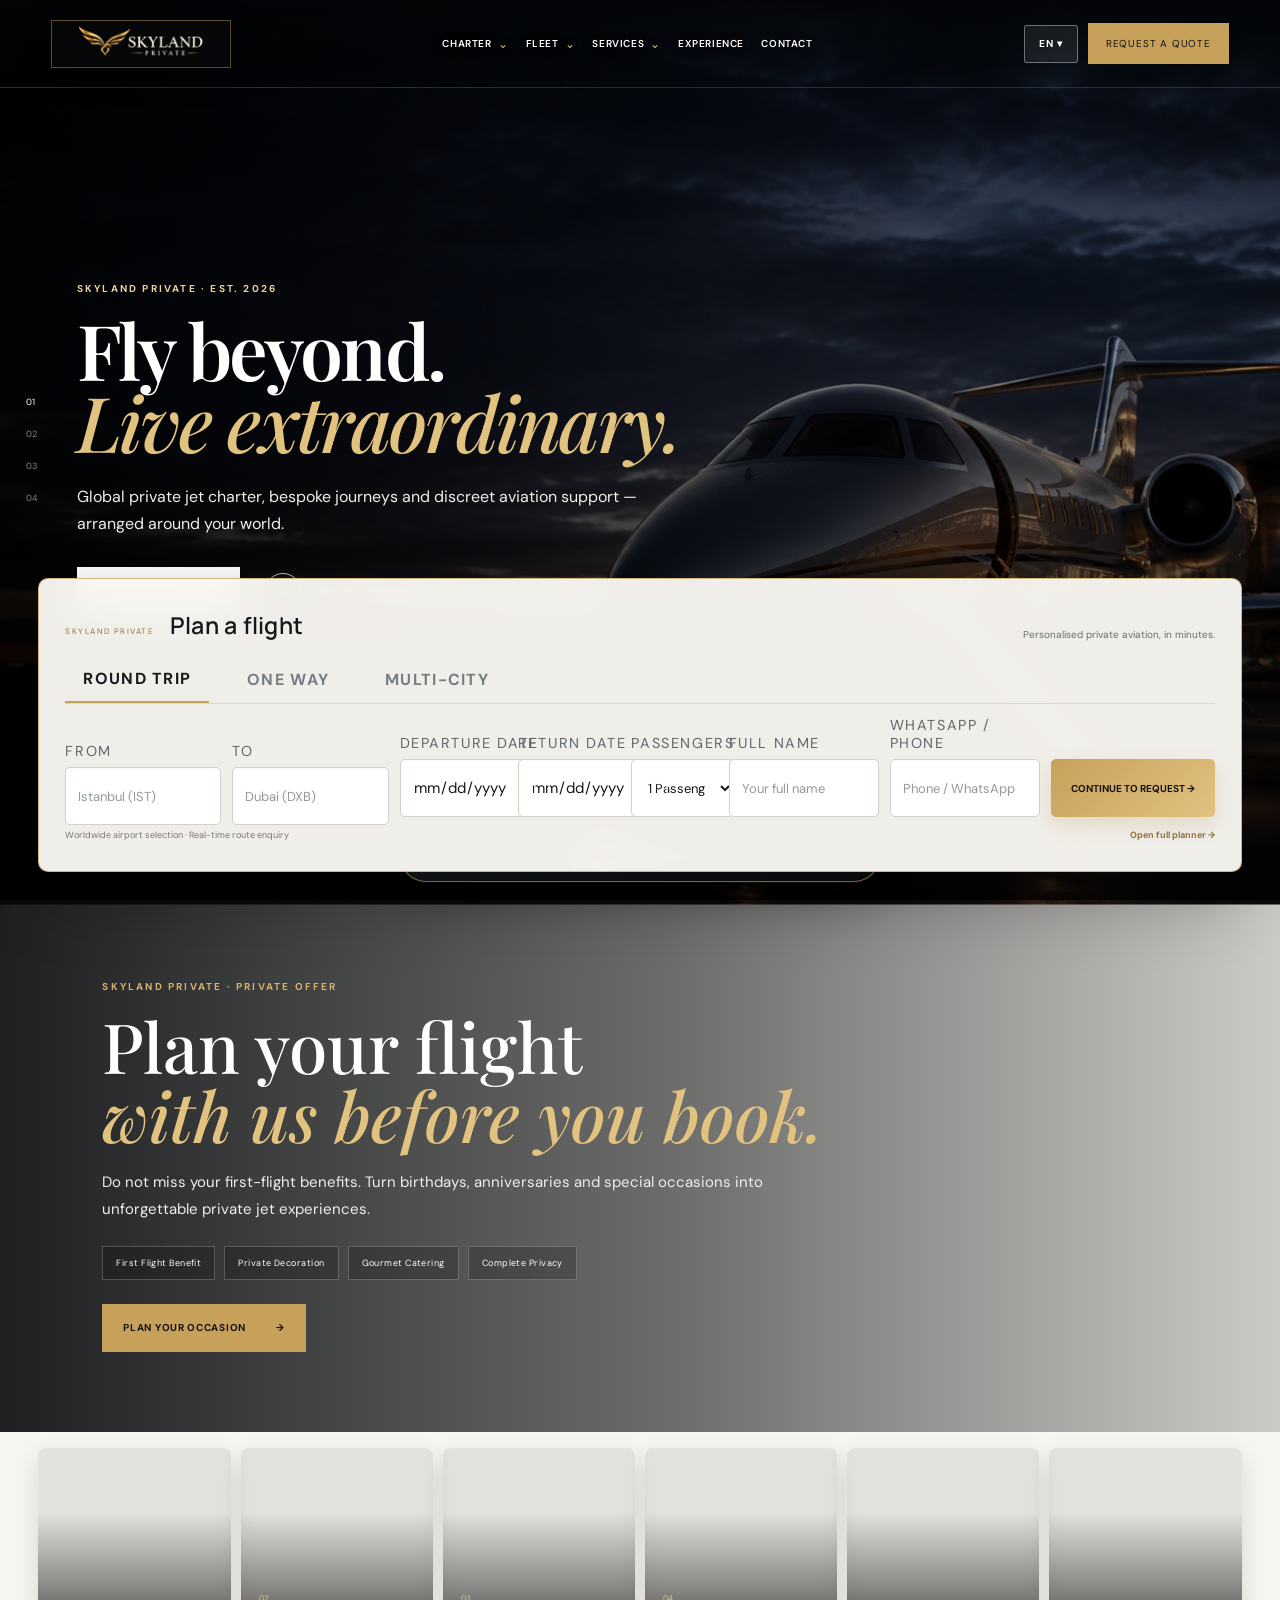
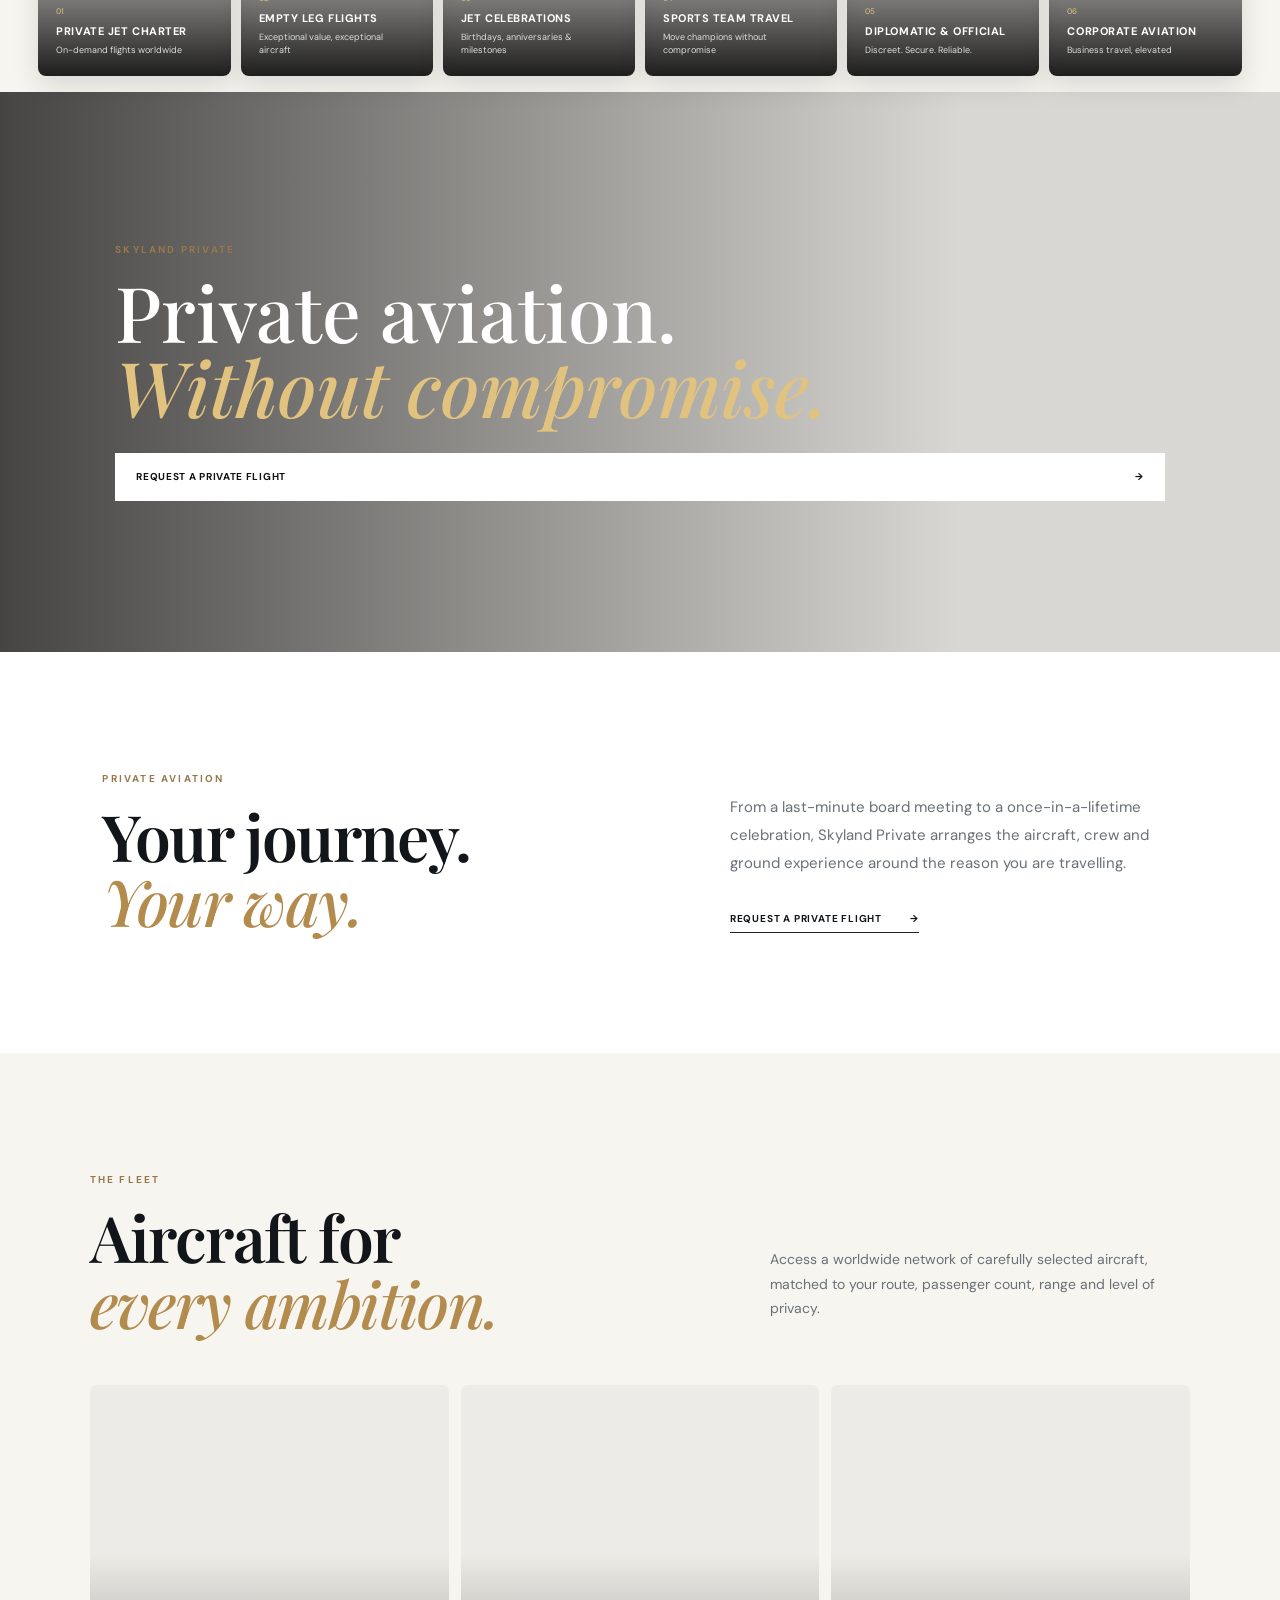
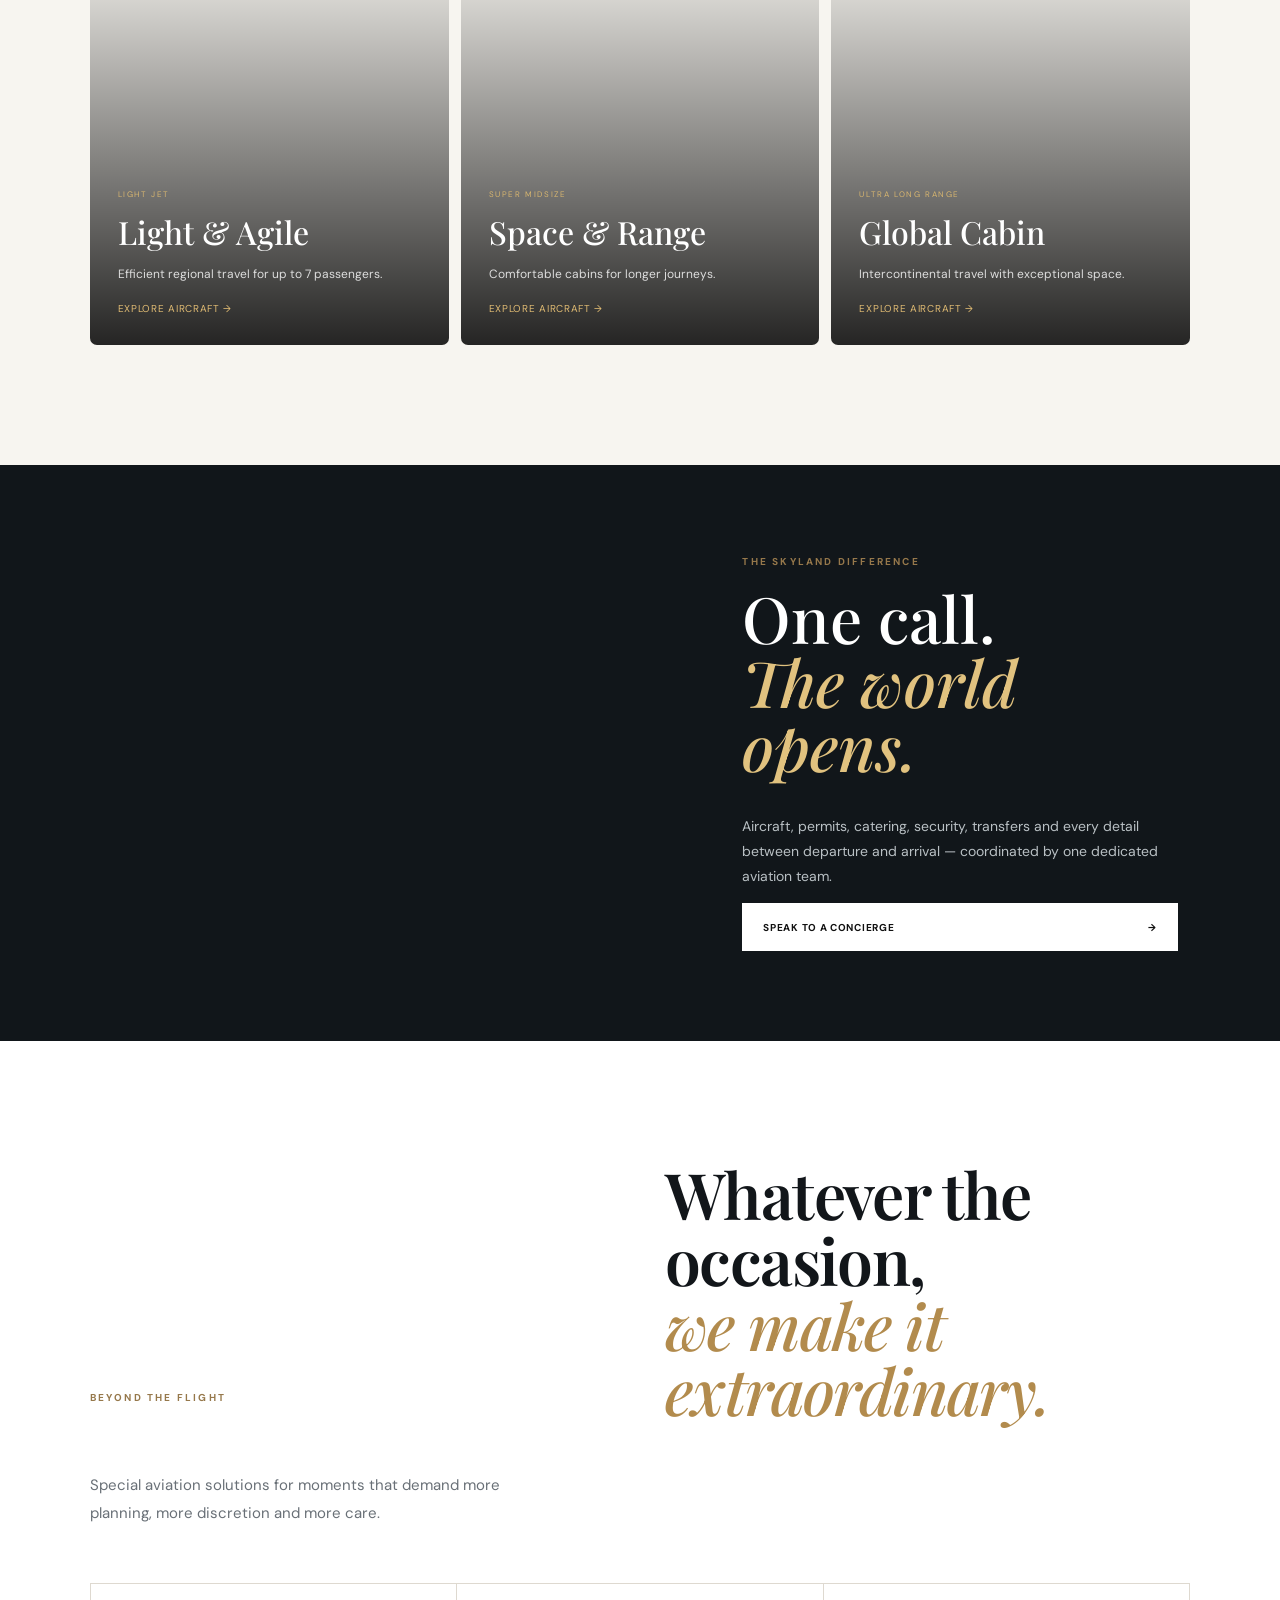
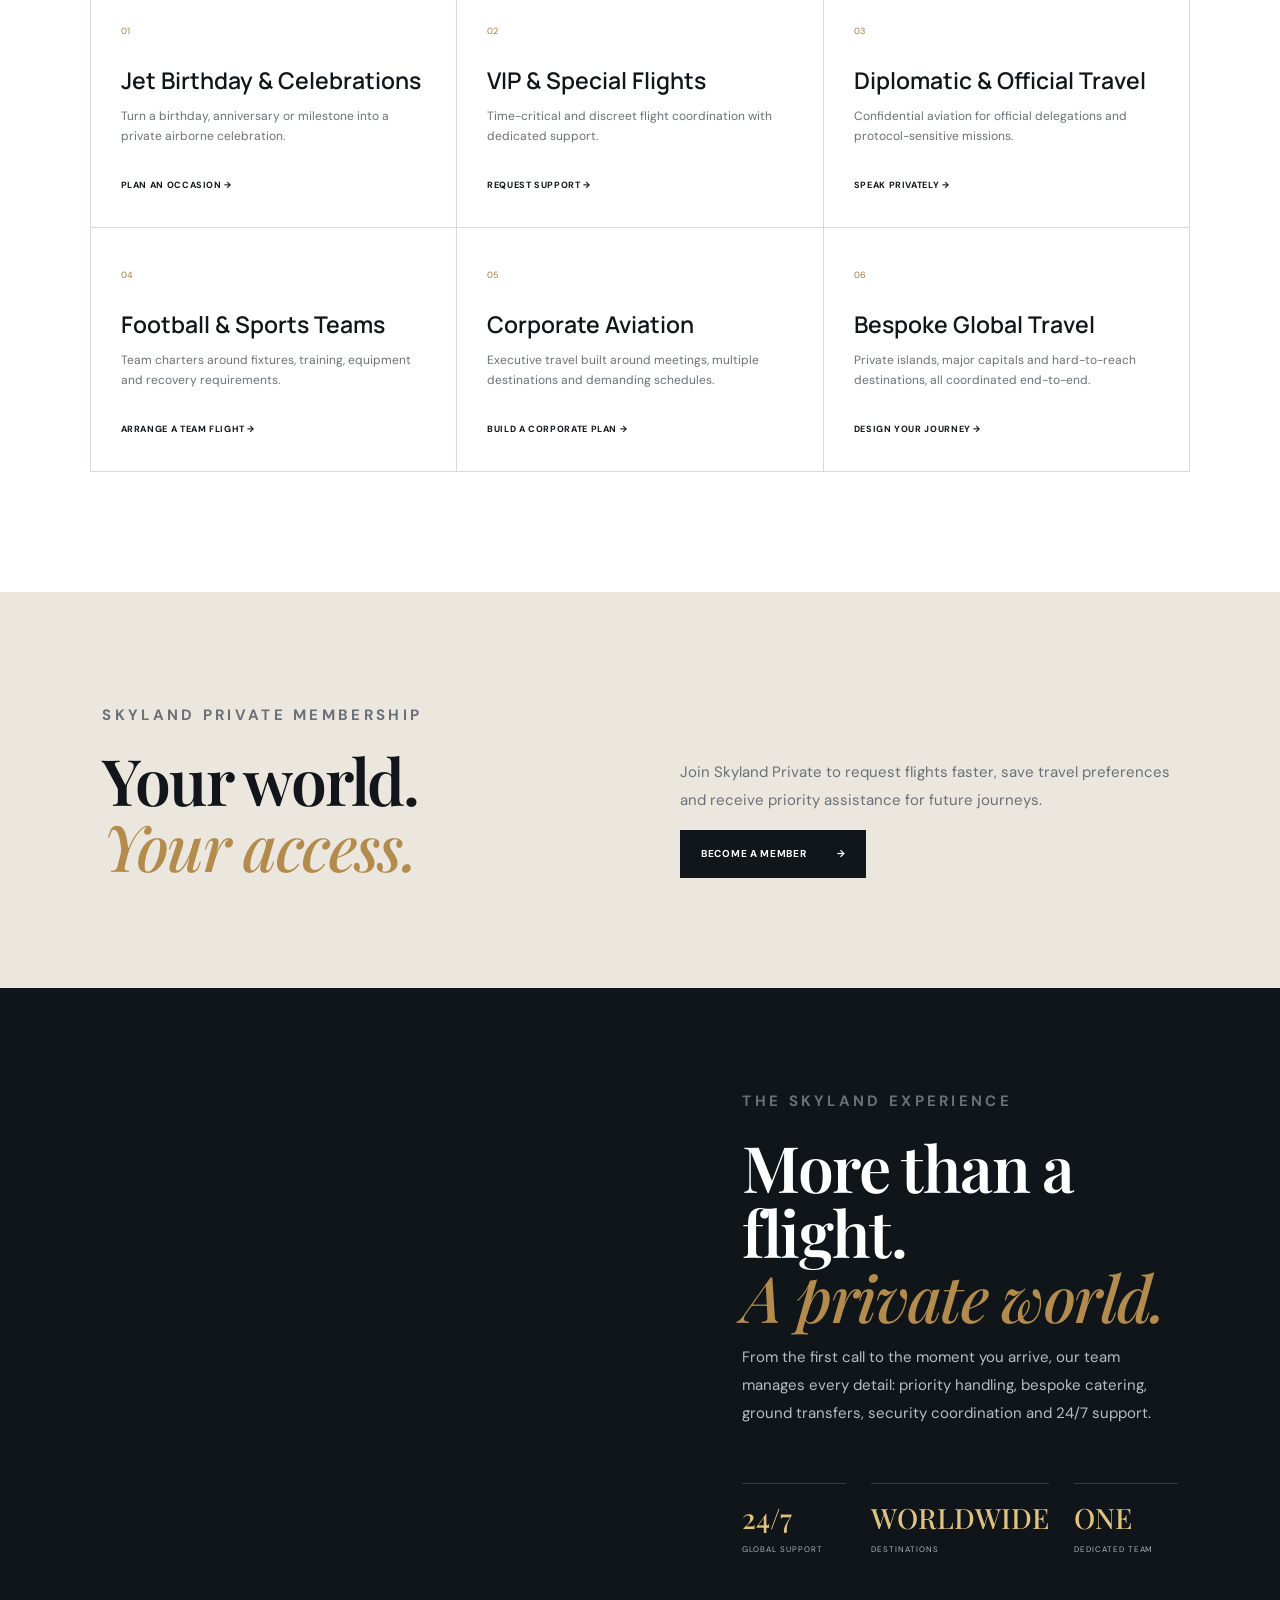
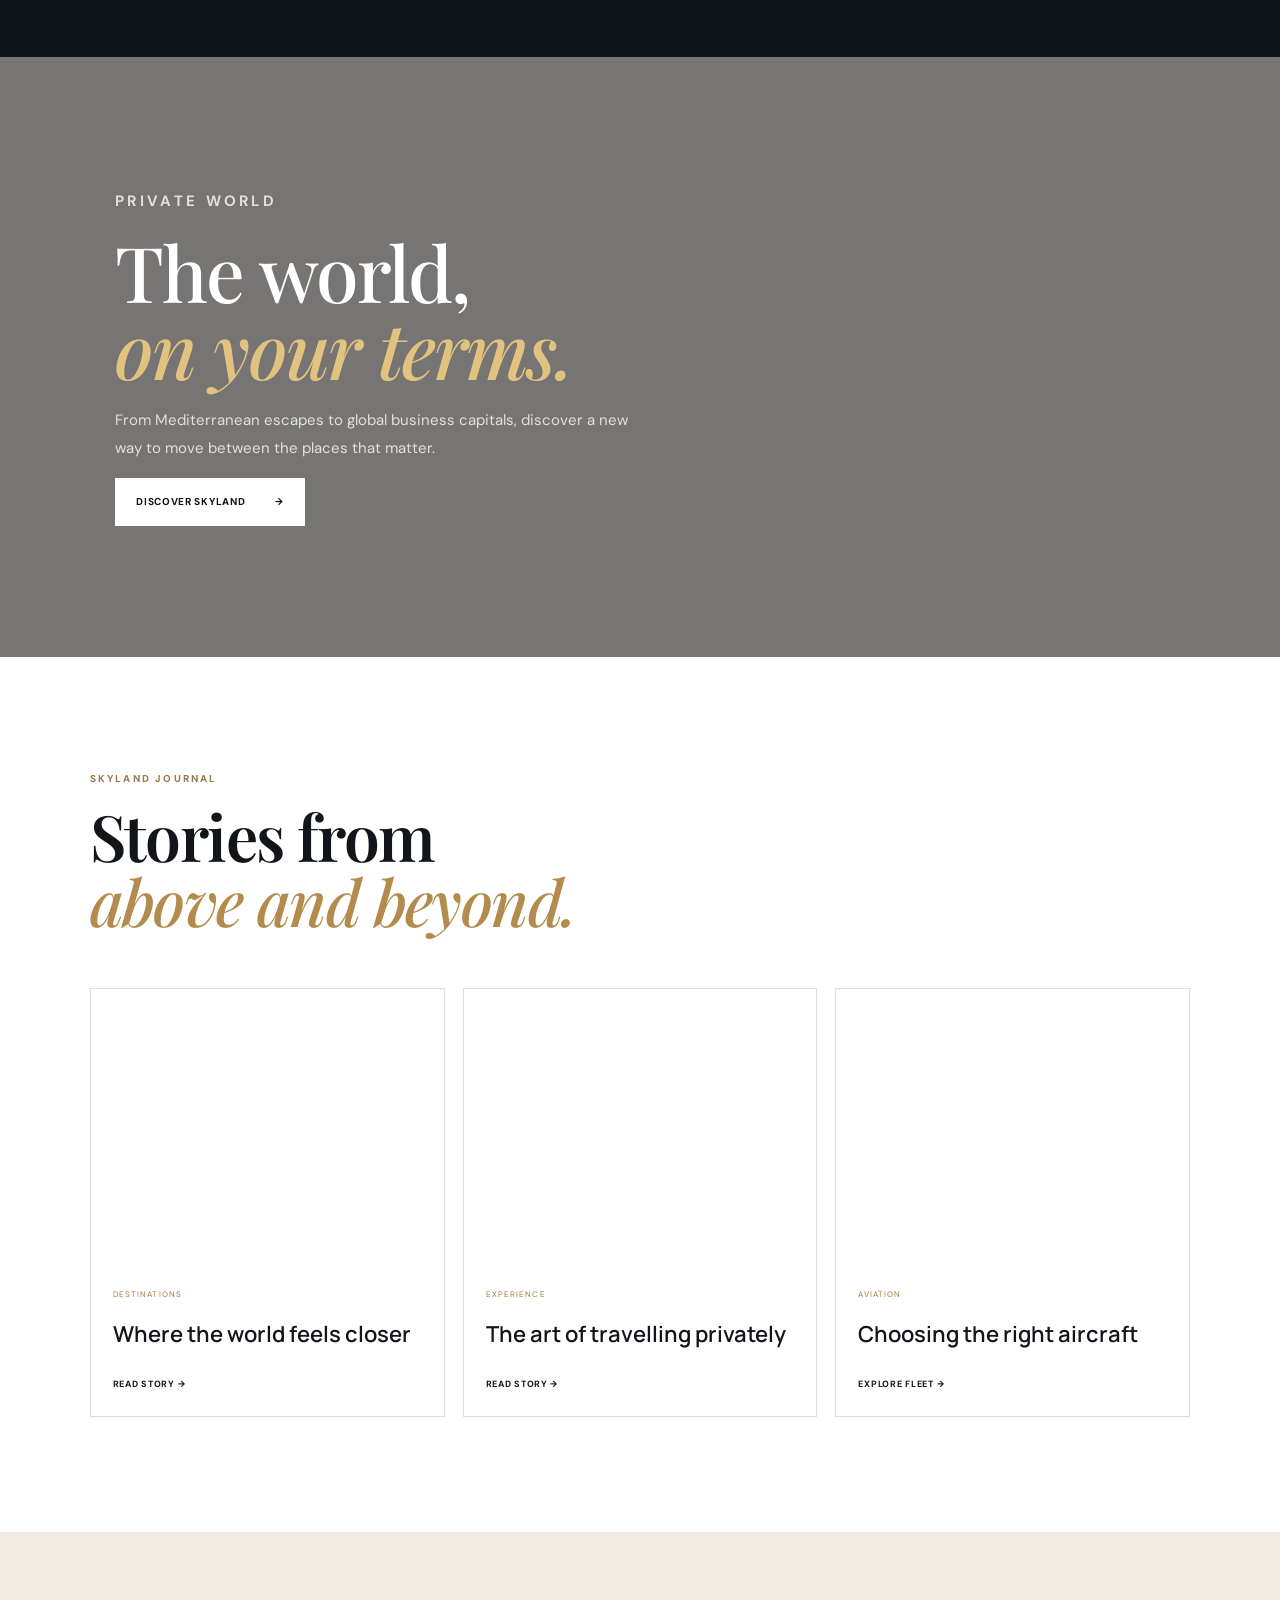
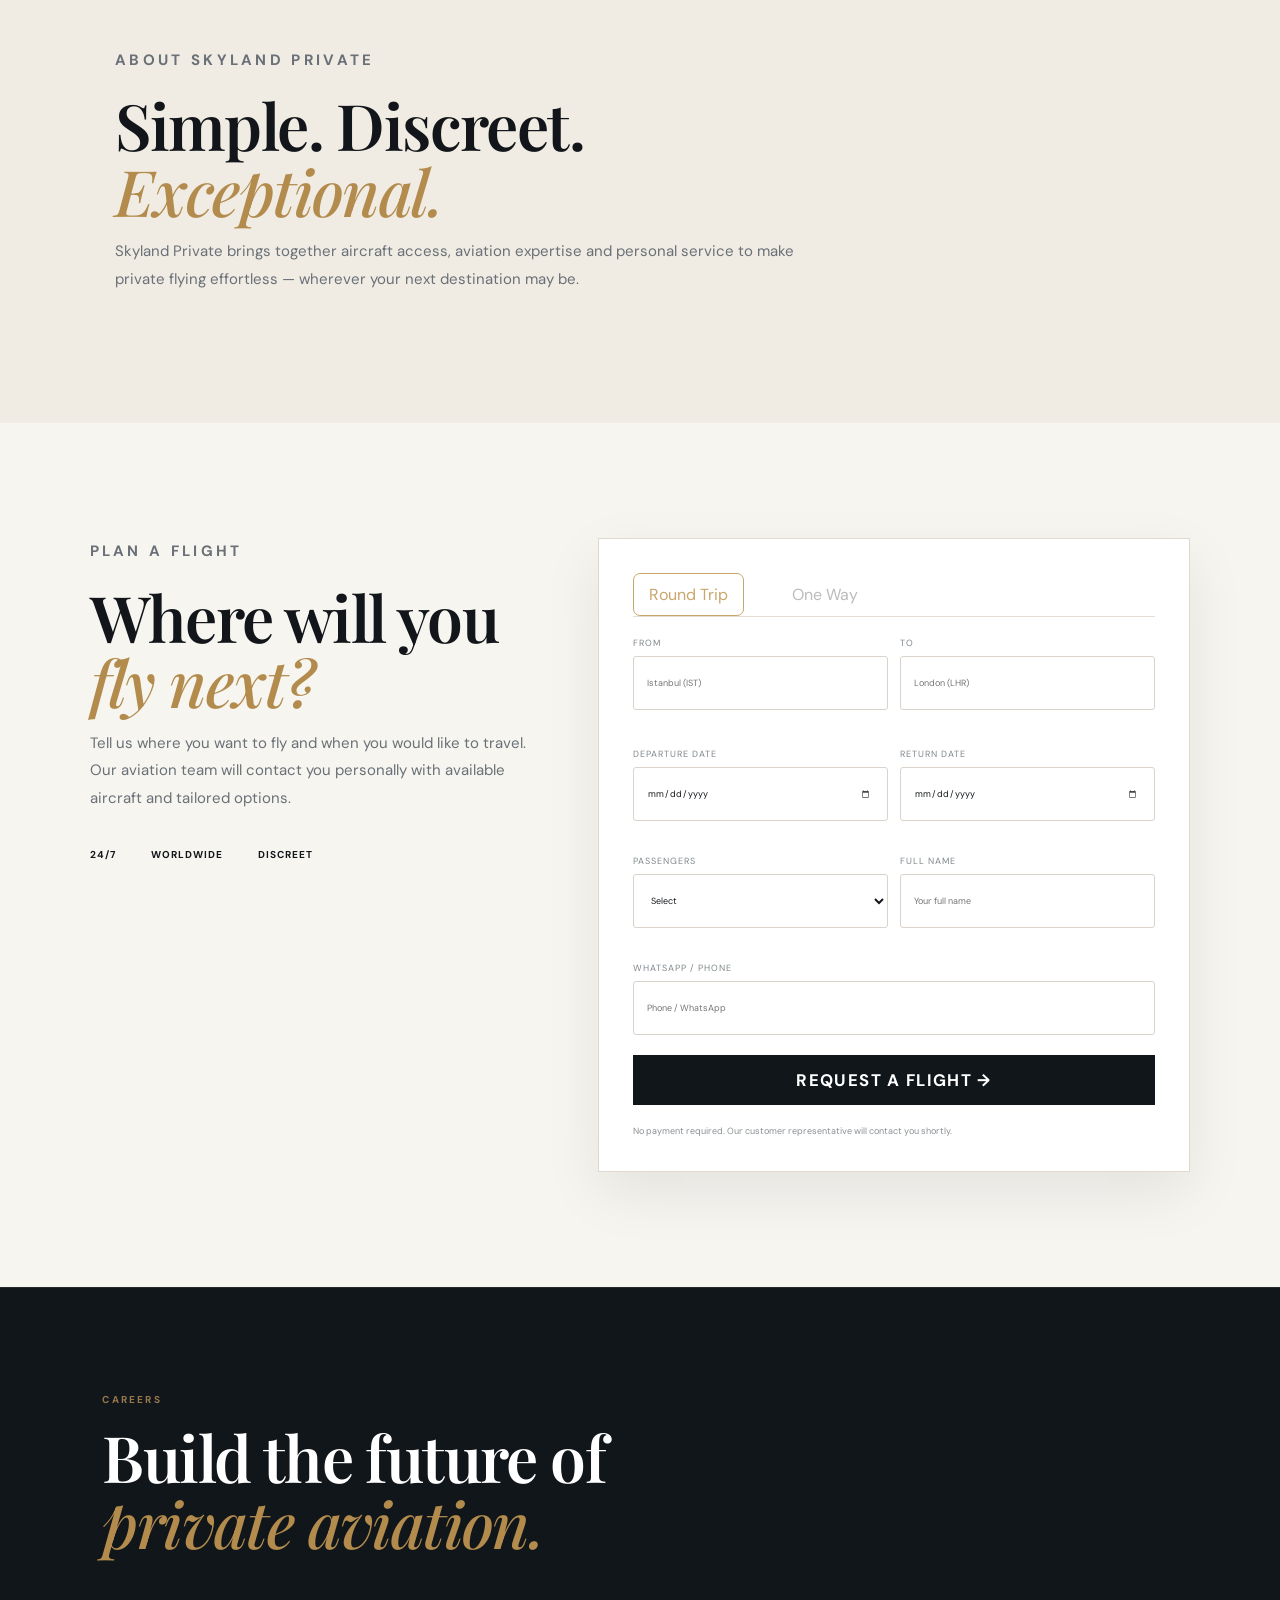
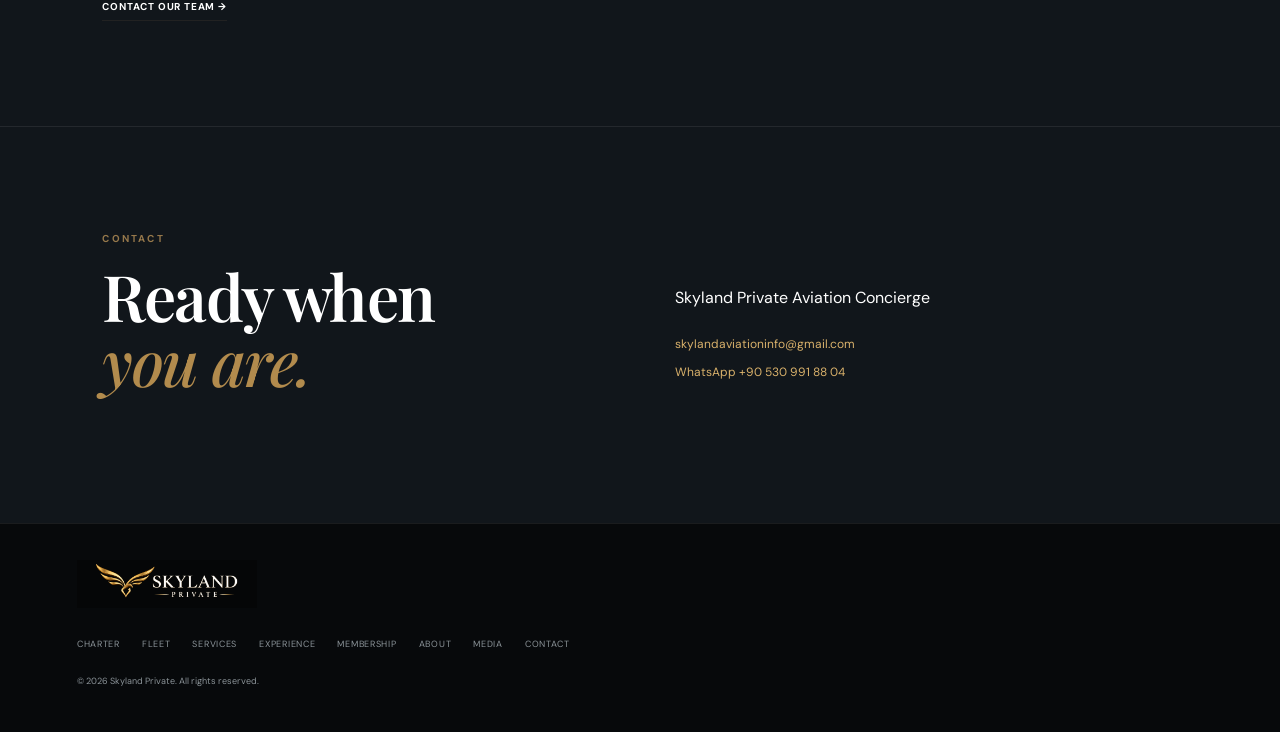
<file: index.html>
<!doctype html>
<html lang="en">
<head>


<!-- Meta Pixel Code -->
<script>
!function(f,b,e,v,n,t,s)
{if(f.fbq)return;n=f.fbq=function(){n.callMethod?
n.callMethod.apply(n,arguments):n.queue.push(arguments)};
if(!f._fbq)f._fbq=n;n.push=n;n.loaded=!0;n.version='2.0';
n.queue=[];t=b.createElement(e);t.async=!0;
t.src=v;s=b.getElementsByTagName(e)[0];
s.parentNode.insertBefore(t,s)}(window, document,'script',
'https://connect.facebook.net/en_US/fbevents.js');
fbq('init', '932442649450539');
fbq('track', 'PageView');
</script>
<noscript><img height="1" width="1" style="display:none"
src="https://www.facebook.com/tr?id=932442649450539&ev=PageView&noscript=1"
/></noscript>
<!-- End Meta Pixel Code -->


<meta charset="utf-8"><meta name="viewport" content="width=device-width,initial-scale=1">
<meta name="description" content="Skyland Private — global private aviation, jet charter and bespoke travel services.">
<title>Skyland Private — Beyond the Journey</title>
<link rel="preconnect" href="https://fonts.googleapis.com"><link rel="preconnect" href="https://fonts.gstatic.com" crossorigin>
<link href="https://fonts.googleapis.com/css2?family=DM+Sans:wght@400;500;600&family=Manrope:wght@500;600;700&family=Playfair+Display:ital,wght@0,500;0,600;1,500;1,600&display=swap" rel="stylesheet">
<link rel="stylesheet" href="style.css?v=30">

<style>
/* SKYLAND FLIGHT REQUEST - simplified premium form */
.flight-quick-date{appearance:none;border:1px solid rgba(201,166,107,.3)!important;background:rgba(255,255,255,.035)!important;color:#ddd!important;padding:12px 16px!important;border-radius:8px!important;cursor:pointer!important;transition:.2s}
.flight-quick-date.active,.flight-quick-date:hover{border-color:#c9a66b!important;color:#c9a66b!important;background:rgba(201,166,107,.08)!important}
.trip-option{appearance:none;background:transparent;border:1px solid rgba(255,255,255,.16);color:#bbb;padding:10px 15px;border-radius:7px;cursor:pointer;margin-right:7px}
.trip-option.active{border-color:#c9a66b;color:#c9a66b}
#skylandFlightForm .contact-grid{gap:12px}
#skylandFlightForm input,#skylandFlightForm select{min-height:54px}
@media(max-width:700px){.flight-quick-date{flex:1 1 45%}}

/* Skyland lead form refinements */
.hero-plan-head strong{font-size:1.45rem;letter-spacing:.01em}
.quick-trip-switch .quick-trip{font-size:1rem;padding:12px 18px}
.hero-plan-fields label{font-size:.9rem}
.planner-form .trip-option{font-size:1rem}
.planner-form .date-title{font-size:.9rem}
#skylandFlightForm .submit-flight{font-size:1.05rem}
#skylandSuccess{display:none;min-height:280px;align-items:center;justify-content:center;flex-direction:column;text-align:center;background:rgba(255,255,255,.035);border:1px solid rgba(201,166,107,.25);border-radius:18px;margin-top:12px}
#skylandSuccess .success-check{width:72px;height:72px;border-radius:50%;background:#2e9b5b;color:#fff;display:flex;align-items:center;justify-content:center;font-size:38px;font-weight:700;margin-bottom:18px;box-shadow:0 10px 30px rgba(46,155,91,.22)}
#skylandSuccess h3{font-family:Georgia,serif;font-size:30px;font-weight:400;margin:0 0 10px;color:#fff}
#skylandSuccess p{color:#d7d7d7;line-height:1.7;font-size:16px;margin:0}
#skylandSuccess .success-ok{display:inline-flex;align-items:center;gap:8px;margin-top:22px;padding:11px 22px;border-radius:999px;background:#2e9b5b;color:#fff;font-weight:700;text-decoration:none}
@media(max-width:700px){.hero-plan-head strong{font-size:1.25rem}.quick-trip-switch .quick-trip{font-size:.92rem;padding:10px 12px}#skylandSuccess h3{font-size:25px}}
</style>

</head>
<body>
<header class="top">
  <a class="logo" href="#home"><img src="skyland-logo-reference.png" alt="Skyland Private"><span class="sr-only">SKYLAND PRIVATE</span></a>
  <nav class="main-nav">
    <div class="nav-drop"><a href="#charter">Charter <b>⌄</b></a><div class="mega"><a href="#quote">Private Jet Charter</a><a href="#quote">One Way / Round Trip</a></div></div>
    <div class="nav-drop"><a href="#fleet">Fleet <b>⌄</b></a><div class="mega"><a href="#fleet">Light &amp; Midsize Jets</a><a href="#fleet">Heavy &amp; Ultra Long Range</a></div></div>
    <div class="nav-drop"><a href="#services">Services <b>⌄</b></a><div class="mega"><a href="#services">Celebrations &amp; VIP</a><a href="#services">Diplomatic &amp; Sports</a><a href="#services">Corporate Aviation</a></div></div>
    <a href="#experience">Experience</a>
    <a href="#contact">Contact</a>
    <button class="mobile-member-link" type="button" id="openLoginMobile">Member Login</button>
  </nav>
  <div class="head-right">
    <div class="language-picker"><button class="lang" type="button" id="langBtn">EN ▾</button><div class="language-menu" id="langMenu"><button data-lang="en">🇬🇧 English</button><button data-lang="tr">🇹🇷 Türkçe</button><button data-lang="de">🇩🇪 Deutsch</button><button data-lang="fr">🇫🇷 Français</button><button data-lang="es">🇪🇸 Español</button><button data-lang="it">🇮🇹 Italiano</button><button data-lang="ar">🇦🇪 العربية</button><button data-lang="ru">🇷🇺 Русский</button><button data-lang="zh">🇨🇳 中文</button><button data-lang="ja">🇯🇵 日本語</button><button data-lang="ko">🇰🇷 한국어</button><button data-lang="pt">🇵🇹 Português</button><button data-lang="nl">🇳🇱 Nederlands</button><button data-lang="el">🇬🇷 Ελληνικά</button><button data-lang="fa">🇮🇷 فارسی</button><button data-lang="hi">🇮🇳 हिन्दी</button></div></div>
    <a class="quote" href="#quote">Request a Quote</a>
    <button class="hamb" id="hamb" type="button" aria-label="Menüyü aç" aria-expanded="false">☰</button>
  </div>
</header>
<main>
<section id="home" class="hero">
  <div class="hero-bg"></div><div class="shade"></div><div class="mobile-hero-copy"><p class="kicker">SKYLAND PRIVATE AVIATION</p><h1>Fly beyond.<br><i>Live extraordinary.</i></h1><p>Global private jet charter, bespoke journeys and discreet aviation support.</p><strong>DO NOT PLAN YOUR FLIGHT WITHOUT ASKING US.</strong></div>
  <div class="hero-copy"><p class="kicker">SKYLAND PRIVATE · EST. 2026</p><h1>Fly beyond.<br><i>Live extraordinary.</i></h1><p>Global private jet charter, bespoke journeys and discreet aviation support — arranged around your world.</p><div class="hero-actions"><a class="btn light" href="#quote">Plan a flight <b>→</b></a><a class="watch" href="#experience"><span>▶</span> Explore the experience</a></div></div>
  <div class="hero-side-index"><span class="active">01</span><span>02</span><span>03</span><span>04</span></div>
  <div class="hero-plan"><div class="hero-plan-head"><div><span>SKYLAND PRIVATE</span><strong>Plan a flight</strong></div><small>Personalised private aviation, in minutes.</small></div><div class="quick-trip-switch"><button type="button" class="quick-trip active" data-quick-trip="roundtrip">Round trip</button><button type="button" class="quick-trip" data-quick-trip="oneway">One way</button><button type="button" class="quick-trip" data-quick-trip="multi">Multi-city</button></div><div class="hero-plan-fields"><label>From<input id="quickFrom" autocomplete="off" placeholder="Istanbul (IST)"></label><label>To<input id="quickTo" autocomplete="off" placeholder="Dubai (DXB)"></label><label>Departure Date<input id="quickDate" type="date"></label><label class="quick-return-wrap">Return Date<input id="quickReturnDate" type="date"></label><label>Passengers<select id="quickPax"><option>1 Passenger</option><option>2 Passengers</option><option>3 Passengers</option><option>4 Passengers</option><option>5+ Passengers</option></select></label><label>Full Name<input id="quickName" placeholder="Your full name"></label><label>WhatsApp / Phone<input id="quickPhone" type="tel" placeholder="Phone / WhatsApp"></label><button type="button" class="quick-plan-btn" id="quickPlanBtn">Continue to request <b>→</b></button></div><div class="plan-foot"><span>Worldwide airport selection · Real-time route enquiry</span><a href="#quote">Open full planner →</a></div></div>
  <div class="hero-scroll">SCROLL TO EXPLORE <span></span></div>
</section>
<section id="events" class="celebration-banner">
  <div class="celebration-copy">
    <p class="kicker">SKYLAND PRIVATE · PRIVATE OFFER</p>
    <h2>Plan your flight<br><i>with us before you book.</i></h2>
    <p>Do not miss your first-flight benefits. Turn birthdays, anniversaries and special occasions into unforgettable private jet experiences.</p>
    <div class="celebration-points"><span>First Flight Benefit</span><span>Private Decoration</span><span>Gourmet Catering</span><span>Complete Privacy</span></div>
    <a class="btn goldbtn" href="#quote">Plan Your Occasion <b>→</b></a>
  </div>
</section>
<section class="visual-strip"><div class="strip-card s1"><span>01</span><b>PRIVATE JET CHARTER</b><small>On-demand flights worldwide</small></div><div class="strip-card s2"><span>02</span><b>EMPTY LEG FLIGHTS</b><small>Exceptional value, exceptional aircraft</small></div><div class="strip-card s3"><span>03</span><b>JET CELEBRATIONS</b><small>Birthdays, anniversaries & milestones</small></div><div class="strip-card s4"><span>04</span><b>SPORTS TEAM TRAVEL</b><small>Move champions without compromise</small></div><div class="strip-card s5"><span>05</span><b>DIPLOMATIC & OFFICIAL</b><small>Discreet. Secure. Reliable.</small></div><div class="strip-card s6"><span>06</span><b>CORPORATE AVIATION</b><small>Business travel, elevated</small></div></section>
<section class="cinematic-banner"><div class="cinematic-overlay"><p class="kicker">SKYLAND PRIVATE</p><h2>Private aviation.<br><i>Without compromise.</i></h2><a class="btn light" href="#quote">Request a private flight <b>→</b></a></div></section>
<section id="charter" class="intro"><div><p class="kicker">PRIVATE AVIATION</p><h2>Your journey.<br><i>Your way.</i></h2></div><div class="intro-text"><p>From a last-minute board meeting to a once-in-a-lifetime celebration, Skyland Private arranges the aircraft, crew and ground experience around the reason you are travelling.</p><a class="text-link" href="#quote">Request a private flight <span>→</span></a></div></section>
<section id="fleet" class="fleet"><div class="fleet-head"><div><p class="kicker">THE FLEET</p><h2>Aircraft for<br><i>every ambition.</i></h2></div><p>Access a worldwide network of carefully selected aircraft, matched to your route, passenger count, range and level of privacy.</p></div><div class="fleet-grid"><article class="jet jet1"><div><small>LIGHT JET</small><h3>Light & Agile</h3><p>Efficient regional travel for up to 7 passengers.</p><a href="#quote">Explore aircraft →</a></div></article><article class="jet jet2"><div><small>SUPER MIDSIZE</small><h3>Space & Range</h3><p>Comfortable cabins for longer journeys.</p><a href="#quote">Explore aircraft →</a></div></article><article class="jet jet3"><div><small>ULTRA LONG RANGE</small><h3>Global Cabin</h3><p>Intercontinental travel with exceptional space.</p><a href="#quote">Explore aircraft →</a></div></article></div></section>
<section class="editorial-banner"><div class="editorial-image"></div><div class="editorial-copy"><p class="kicker">THE SKYLAND DIFFERENCE</p><h2>One call.<br><i>The world opens.</i></h2><p>Aircraft, permits, catering, security, transfers and every detail between departure and arrival — coordinated by one dedicated aviation team.</p><a class="btn light" href="#quote">Speak to a concierge <b>→</b></a></div></section>
<section id="services" class="services-section"><div class="services-head"><p class="kicker">BEYOND THE FLIGHT</p><h2>Whatever the occasion,<br><i>we make it extraordinary.</i></h2><p>Special aviation solutions for moments that demand more planning, more discretion and more care.</p></div><div class="services-grid"><article><span>01</span><h3>Jet Birthday & Celebrations</h3><p>Turn a birthday, anniversary or milestone into a private airborne celebration.</p><a href="#quote">Plan an occasion →</a></article><article><span>02</span><h3>VIP & Special Flights</h3><p>Time-critical and discreet flight coordination with dedicated support.</p><a href="#quote">Request support →</a></article><article><span>03</span><h3>Diplomatic & Official Travel</h3><p>Confidential aviation for official delegations and protocol-sensitive missions.</p><a href="#quote">Speak privately →</a></article><article><span>04</span><h3>Football & Sports Teams</h3><p>Team charters around fixtures, training, equipment and recovery requirements.</p><a href="#quote">Arrange a team flight →</a></article><article><span>05</span><h3>Corporate Aviation</h3><p>Executive travel built around meetings, multiple destinations and demanding schedules.</p><a href="#quote">Build a corporate plan →</a></article><article><span>06</span><h3>Bespoke Global Travel</h3><p>Private islands, major capitals and hard-to-reach destinations, all coordinated end-to-end.</p><a href="#quote">Design your journey →</a></article></div></section>
<section id="membership" class="membership-section"><div><p class="kicker">SKYLAND PRIVATE MEMBERSHIP</p><h2>Your world.<br><i>Your access.</i></h2></div><div><p>Join Skyland Private to request flights faster, save travel preferences and receive priority assistance for future journeys.</p><button class="btn darkbtn" type="button" id="openRegister">Become a Member <b>→</b></button></div></section>
<section id="experience" class="experience"><div class="experience-image"></div><div class="experience-copy"><p class="kicker">THE SKYLAND EXPERIENCE</p><h2>More than a flight.<br><i>A private world.</i></h2><p>From the first call to the moment you arrive, our team manages every detail: priority handling, bespoke catering, ground transfers, security coordination and 24/7 support.</p><div class="facts"><div><b>24/7</b><span>GLOBAL SUPPORT</span></div><div><b>WORLDWIDE</b><span>DESTINATIONS</span></div><div><b>ONE</b><span>DEDICATED TEAM</span></div></div></div></section>
<section class="world"><div class="world-bg"></div><div class="world-copy"><p class="kicker">PRIVATE WORLD</p><h2>The world,<br><i>on your terms.</i></h2><p>From Mediterranean escapes to global business capitals, discover a new way to move between the places that matter.</p><a class="btn light" href="#quote">Discover Skyland <b>→</b></a></div></section>
<section id="media" class="media-section"><div class="media-title"><p class="kicker">SKYLAND JOURNAL</p><h2>Stories from<br><i>above and beyond.</i></h2></div><div class="media-grid"><article><div class="media-img m1"></div><small>DESTINATIONS</small><h3>Where the world feels closer</h3><a href="#quote">Read story →</a></article><article><div class="media-img m2"></div><small>EXPERIENCE</small><h3>The art of travelling privately</h3><a href="#quote">Read story →</a></article><article><div class="media-img m3"></div><small>AVIATION</small><h3>Choosing the right aircraft</h3><a href="#fleet">Explore fleet →</a></article></div></section>
<section id="about" class="about"><p class="kicker">ABOUT SKYLAND PRIVATE</p><h2>Simple. Discreet.<br><i>Exceptional.</i></h2><p>Skyland Private brings together aircraft access, aviation expertise and personal service to make private flying effortless — wherever your next destination may be.</p></section>
<section id="quote" class="quote-section flight-planner">
<div class="planner-copy">
<p class="kicker">PLAN A FLIGHT</p>
<h2>Where will you<br><i>fly next?</i></h2>
<p>Tell us where you want to fly and when you would like to travel. Our aviation team will contact you personally with available aircraft and tailored options.</p>
<div class="planner-promise"><span>24/7</span><span>Worldwide</span><span>Discreet</span></div>
</div>

<form id="skylandFlightForm" class="planner-form" action="https://formsubmit.co/skylandaviationinfo@gmail.com" method="POST">
<input type="hidden" name="_subject" value="New Skyland Private Aviation Flight Request">
<input type="hidden" name="_template" value="table">
<input type="hidden" name="_captcha" value="false">
<input type="hidden" name="_honey" value="">

<div class="trip-switch">
<button type="button" class="trip-option active" data-trip="Round Trip">Round Trip</button>
<button type="button" class="trip-option" data-trip="One Way">One Way</button>
</div>
<input type="hidden" name="trip_type" id="tripType" value="Round Trip">

<div class="contact-grid">
<label>From<input name="departure" required autocomplete="off" placeholder="Istanbul (IST)"></label>
<label>To<input name="destination" required autocomplete="off" placeholder="London (LHR)"></label>
</div>

<input type="hidden" name="travel_date" id="travelDate">
<div class="date-grid" style="margin-top:18px">
<label>Departure Date<input type="date" name="departure_date" id="departureDate" required></label>
<label class="return-date-field">Return Date<input type="date" name="return_date" id="returnDate"></label>
</div>

<div class="contact-grid" style="margin-top:14px">
<label>Passengers
<select name="passengers" required>
<option value="">Select</option><option>1</option><option>2</option><option>3</option><option>4</option>
<option>5</option><option>6</option><option>7</option><option>8</option><option>9+</option>
</select>
</label>
<label>Full Name<input name="name" required placeholder="Your full name"></label>
</div>

<div class="contact-grid" style="margin-top:14px">
<label style="grid-column:1/-1">WhatsApp / Phone<input name="whatsapp" type="tel" required placeholder="Phone / WhatsApp"></label>
</div>

<button class="submit-flight" id="skylandSubmit" type="submit">Request a flight <b>→</b></button>
<p class="form-note">No payment required. Our customer representative will contact you shortly.</p>

<div id="skylandSuccess" role="status" aria-live="polite">
<div class="success-check">✓</div>
<h3>Thank you!</h3>
<p>Your request has been received successfully.<br><strong>We will contact you shortly.</strong></p>
<span class="success-ok">✓ Request Received</span>
</div>
</form>
</section>
<section id="careers" class="simple-band"><p class="kicker">CAREERS</p><h2>Build the future of<br><i>private aviation.</i></h2><a class="text-link" href="mailto:skylandaviationinfo@gmail.com">Contact our team →</a></section>
<section id="contact" class="contact-band"><div><p class="kicker">CONTACT</p><h2>Ready when<br><i>you are.</i></h2></div><div><p>Skyland Private Aviation Concierge</p><a href="mailto:skylandaviationinfo@gmail.com">skylandaviationinfo@gmail.com</a><a href="https://wa.me/905309918804?text=Merhaba%20Skyland%20Private%2C%20%C3%B6zel%20jet%20u%C3%A7u%C5%9F%20ve%20etkinlik%20hizmetleri%20hakk%C4%B1nda%20bilgi%20almak%20istiyorum.">WhatsApp +90 530 991 88 04</a></div></section>
</main>
<div class="account-modal" id="accountModal" aria-hidden="true"><div class="account-card"><button class="account-close" id="accountClose" type="button" aria-label="Close">×</button><div class="account-brand"><img src="skyland-logo-reference.png" alt="Skyland Private"></div><div class="account-tabs"><button class="account-tab active" data-account-view="register">Create account</button><button class="account-tab" data-account-view="login">Sign in</button></div><form id="registerForm" class="account-form"><p class="account-kicker">SKYLAND PRIVATE MEMBERSHIP</p><h3>Your private access.</h3><label>Full name<input id="regName" required autocomplete="name"></label><label>Email<input id="regEmail" type="email" required autocomplete="email"></label><label>Password<input id="regPassword" type="password" minlength="8" required autocomplete="new-password"></label><button class="account-submit" type="submit">Create member account</button><p class="account-note" id="accountNote"></p></form><form id="loginForm" class="account-form" hidden><p class="account-kicker">MEMBER ACCESS</p><h3>Welcome back.</h3><label>Email<input id="loginEmail" type="email" required autocomplete="email"></label><label>Password<input id="loginPassword" type="password" required autocomplete="current-password"></label><button class="account-submit" type="submit">Sign in</button><p class="account-note" id="loginNote"></p></form></div></div>
<footer><div class="footer-logo"><img src="skyland-logo-reference.png" alt="Skyland Private"></div><div class="footer-links"><a href="#charter">Charter</a><a href="#fleet">Fleet</a><a href="#services">Services</a><a href="#experience">Experience</a><a href="#membership">Membership</a><a href="#about">About</a><a href="#media">Media</a><a href="#contact">Contact</a></div><p>© <span id="year"></span> Skyland Private. All rights reserved.</p></footer>
<div class="floating-actions"><div class="live-chat" id="liveChat"><div class="chat-head" id="chatHead"><span class="chat-avatar"><img src="skyland-logo-reference.png" alt="Skyland Private"></span><span><b>Skyland Concierge</b><small>Private aviation support · Online</small></span><em class="chat-min">−</em></div><div class="chat-body"><p>How can we assist with your next flight?</p><a class="chat-wa" target="_blank" rel="noopener" href="https://wa.me/905309918804?text=Merhaba%20Skyland%20Private%2C%20%C3%B6zel%20jet%20u%C3%A7u%C5%9F%20ve%20etkinlik%20hizmetleri%20hakk%C4%B1nda%20bilgi%20almak%20istiyorum.">Chat on WhatsApp <span>↗</span></a></div></div><a class="whatsapp-float" href="https://wa.me/905309918804?text=Merhaba%20Skyland%20Private%2C%20%C3%B6zel%20jet%20u%C3%A7u%C5%9F%20ve%20etkinlik%20hizmetleri%20hakk%C4%B1nda%20bilgi%20almak%20istiyorum." aria-label="WhatsApp"><span class="wa-icon" aria-hidden="true"><svg viewBox="0 0 32 32" role="img"><path d="M16 4.2a11.7 11.7 0 0 0-10 17.8L4.5 27.7l5.9-1.5A11.7 11.7 0 1 0 16 4.2Zm0 2.1a9.6 9.6 0 0 1 8.1 14.7c-1.9 2.8-5 4.4-8.1 4.4-1.7 0-3.3-.4-4.8-1.2l-.5-.3-3.5.9.9-3.4-.3-.5A9.6 9.6 0 0 1 16 6.3Zm-3 4.8c-.3 0-.7.1-.9.4-.3.3-1 1-1 2.4s1 2.8 1.1 3c.1.2 2 3.2 4.9 4.3 2.4 1 2.9.8 3.4.7.5-.1 1.6-.7 1.8-1.4.2-.7.2-1.3.1-1.4-.1-.1-.3-.2-.7-.4l-1.6-.8c-.4-.2-.7-.1-.9.2l-.7.9c-.2.2-.4.3-.7.1-.4-.2-1.4-.5-2.7-1.7-1-.9-1.6-2-1.8-2.3-.2-.3 0-.5.2-.7l.5-.6c.2-.2.3-.4.4-.7.1-.2 0-.5-.1-.7l-.7-1.6c-.2-.5-.5-.7-.9-.7Z"/></svg></span><span>WhatsApp</span></a></div>
<button class="back-to-top" id="backToTop" type="button" aria-label="Sayfanın başına dön">↑</button>
<div id="google_translate_element" style="display:none!important"></div>
<script>function googleTranslateElementInit(){new google.translate.TranslateElement({pageLanguage:'en',autoDisplay:false},'google_translate_element');}</script>

<script src="script.js?v=30" defer></script>

<script>
(function(){
const form=document.getElementById('skylandFlightForm');
if(!form) return;
const dateInput=document.getElementById('travelDate');
const departureDate=document.getElementById('departureDate');
const returnDate=document.getElementById('returnDate');
const submit=document.getElementById('skylandSubmit');
const success=document.getElementById('skylandSuccess');

document.querySelectorAll('.trip-option').forEach(btn=>{
 btn.addEventListener('click',()=>{
  document.querySelectorAll('.trip-option').forEach(b=>b.classList.remove('active'));
  btn.classList.add('active');
  document.getElementById('tripType').value=btn.dataset.trip;
 });
});

if(departureDate){ departureDate.addEventListener('change',()=>{ dateInput.value=departureDate.value; }); }

form.addEventListener('submit',async e=>{
 e.preventDefault();
 if(!departureDate || !departureDate.value){ alert('Please select a departure date.'); return; }
 if(document.getElementById('tripType')?.value==='Round Trip' && (!returnDate || !returnDate.value)){ alert('Please select a return date.'); return; }
 submit.disabled=true; submit.innerHTML='Sending request...';
 try{
  const ajaxAction='https://formsubmit.co/ajax/skylandaviationinfo@gmail.com';
  const res=await fetch(ajaxAction,{method:'POST',headers:{Accept:'application/json'},body:new FormData(form)});
  const data=await res.json().catch(()=>({}));
  if(!res.ok || data.success===false) throw new Error('failed');
  form.querySelectorAll(':scope > *').forEach(el=>{if(el!==success) el.style.display='none';});
  window.location.assign(new URL('thank-you.html',window.location.href).href);
 }catch(err){
  submit.disabled=false; submit.innerHTML='Request a flight <b>→</b>';
  alert('Talep gönderilemedi. Lütfen WhatsApp üzerinden bize ulaşın.');
 }
});
})();
</script>

<script>
(function(){
 const b=document.getElementById('backToTop');
 if(!b)return;
 const toggle=()=>b.classList.toggle('show',window.scrollY>500);
 window.addEventListener('scroll',toggle,{passive:true}); toggle();
 b.addEventListener('click',()=>window.scrollTo({top:0,behavior:'smooth'}));
})();
</script>
</body></html>
</file>
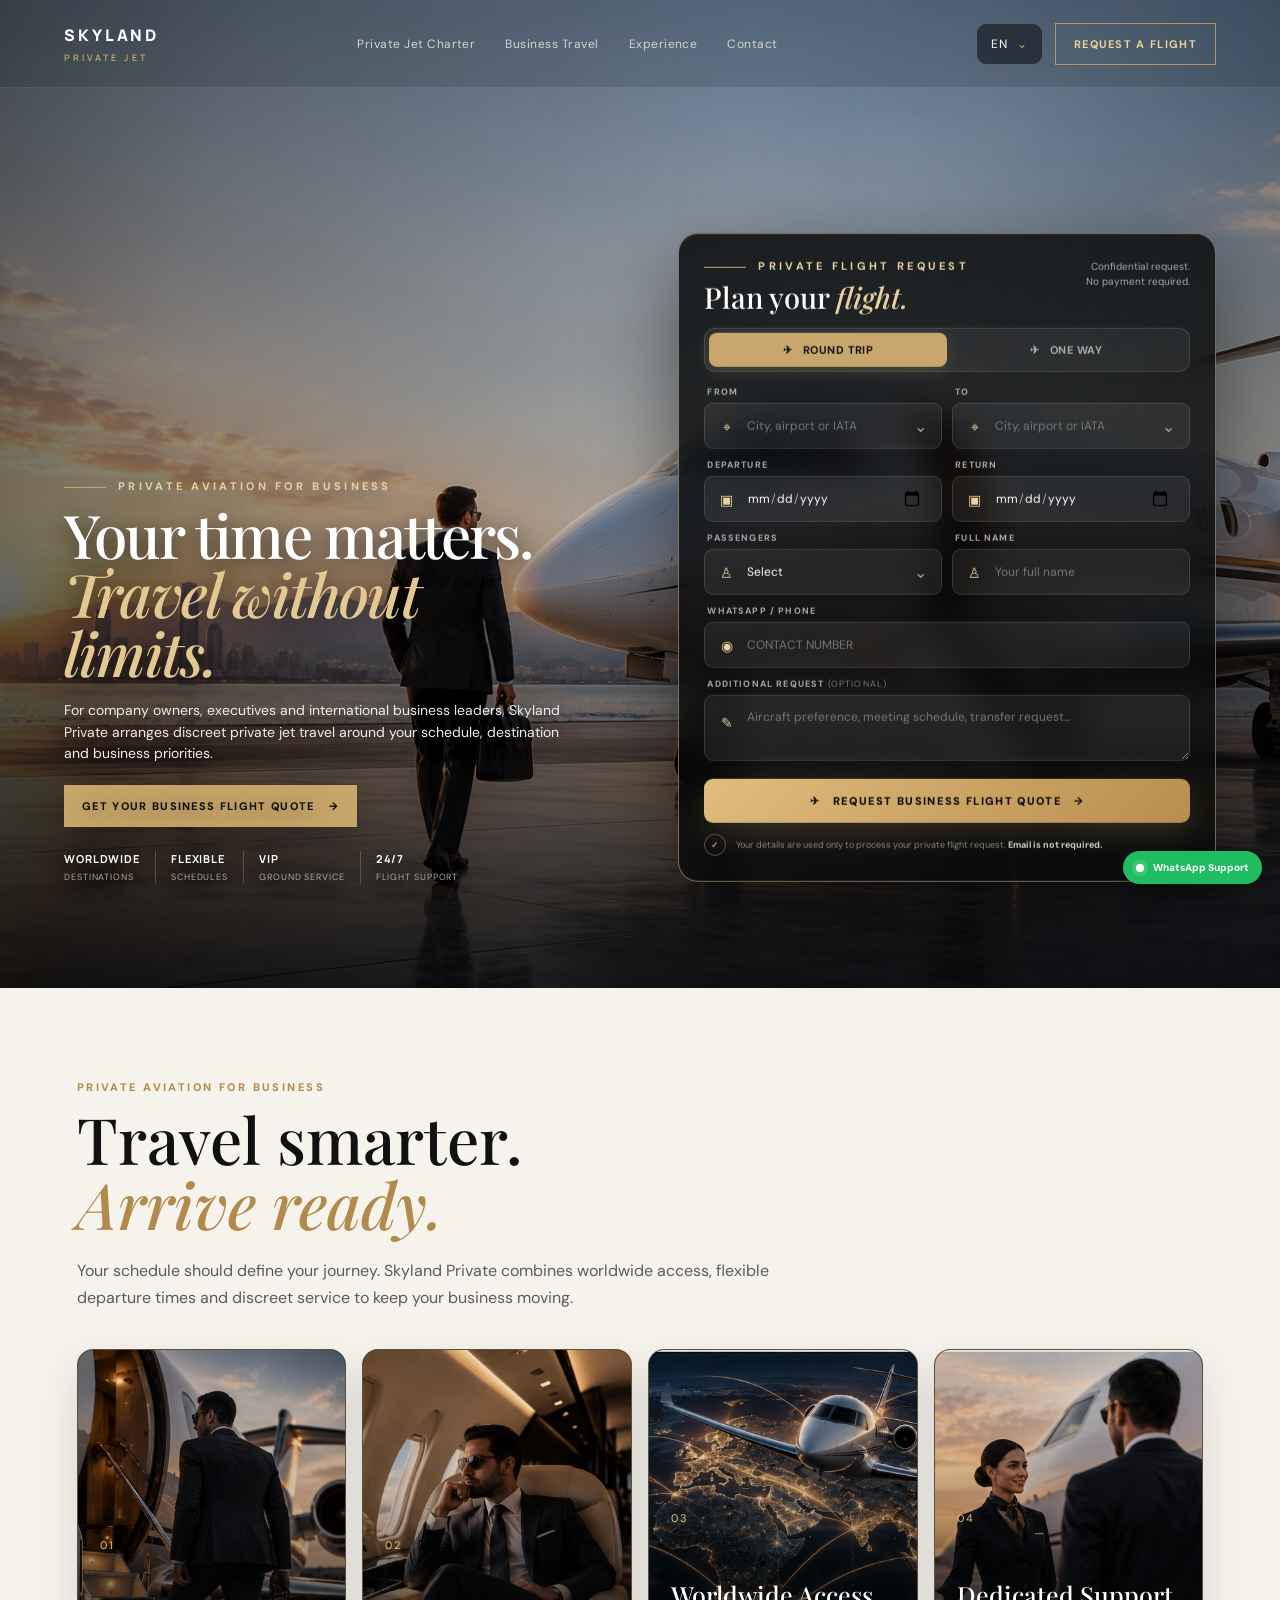
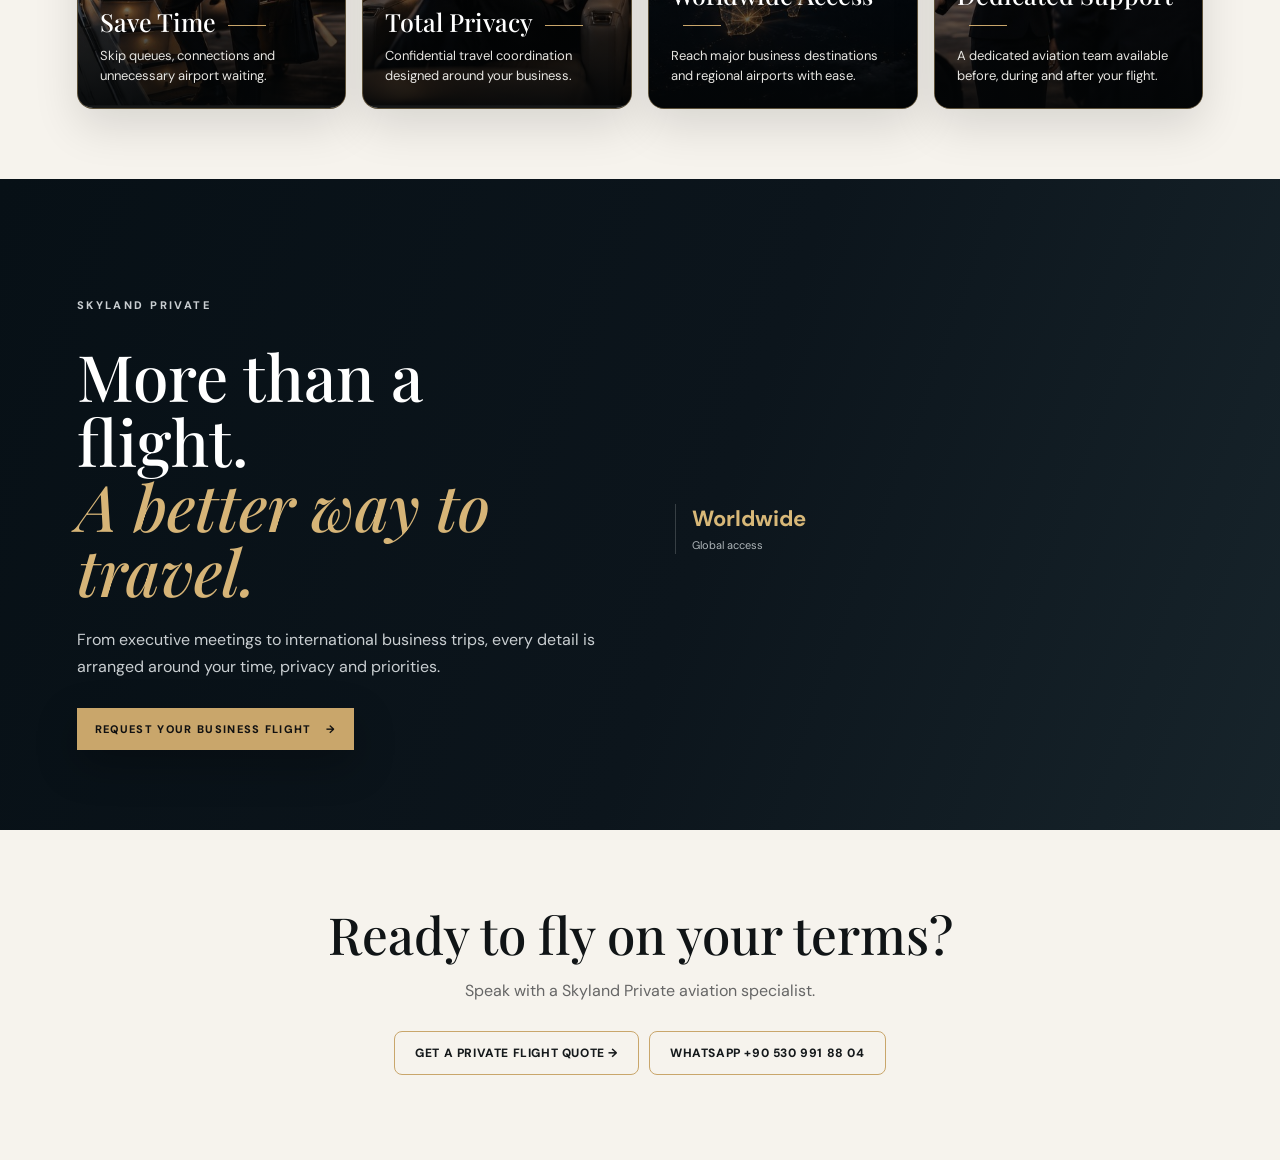
<file: skylandprivatejet.html>
<!DOCTYPE html>
<html lang="en">
<head>

<!-- Meta Pixel Code -->
<script>
!function(f,b,e,v,n,t,s)
{if(f.fbq)return;n=f.fbq=function(){n.callMethod?
n.callMethod.apply(n,arguments):n.queue.push(arguments)};
if(!f._fbq)f._fbq=n;n.push=n;n.loaded=!0;n.version='2.0';
n.queue=[];t=b.createElement(e);t.async=!0;
t.src=v;s=b.getElementsByTagName(e)[0];
s.parentNode.insertBefore(t,s)}(window, document,'script',
'https://connect.facebook.net/en_US/fbevents.js');
fbq('init', '932442649450539');
fbq('track', 'PageView');
</script>
<noscript><img height="1" width="1" style="display:none"
src="https://www.facebook.com/tr?id=932442649450539&ev=PageView&noscript=1"
/></noscript>
<!-- End Meta Pixel Code -->


<meta charset="UTF-8"><meta name="viewport" content="width=device-width, initial-scale=1.0">
<meta name="description" content="Skyland Private Jet — Business private jet charter worldwide.">
<title>Skyland Private Jet | Business Flight Request</title>
<link rel="preconnect" href="https://fonts.googleapis.com"><link rel="preconnect" href="https://fonts.gstatic.com" crossorigin>
<link href="https://fonts.googleapis.com/css2?family=DM+Sans:wght@400;500;600;700&family=Manrope:wght@500;600;700;800&family=Playfair+Display:ital,wght@0,500;0,600;1,500&display=swap" rel="stylesheet">
<style>
:root{--gold:#c9a66b;--gold2:#ead1a0;--white:#fff;--line:rgba(255,255,255,.12);--green:#21c063}
*{box-sizing:border-box;margin:0;padding:0}html{scroll-behavior:smooth}body{font-family:"DM Sans",sans-serif;background:#080909;color:#fff;min-height:100vh}a{color:inherit;text-decoration:none}button,input,textarea,select{font:inherit}
.hero{min-height:100vh;position:relative;overflow:hidden;background-image:linear-gradient(90deg,rgba(5,6,6,.84) 0%,rgba(5,6,6,.58) 40%,rgba(5,6,6,.23) 72%,rgba(5,6,6,.32) 100%),linear-gradient(0deg,rgba(4,5,5,.82) 0%,transparent 45%),url("business-hero-bg.png");background-size:cover;background-position:center}.hero:before{content:"";position:absolute;inset:0;background:radial-gradient(circle at 70% 35%,transparent 0,rgba(0,0,0,.28) 65%,rgba(0,0,0,.55) 100%);pointer-events:none}
.nav{position:absolute;top:0;left:0;right:0;z-index:20;height:88px;padding:0 5vw;display:flex;align-items:center;justify-content:space-between;border-bottom:1px solid rgba(255,255,255,.1);backdrop-filter:blur(7px);background:rgba(7,8,8,.12)}.logo{font-family:Manrope;font-weight:800;letter-spacing:.18em;font-size:16px}.logo span{display:block;color:var(--gold);font-size:9px;letter-spacing:.34em;margin-top:5px;font-weight:600}.navlinks{display:flex;gap:30px;font-size:12px;color:#e5e4df;letter-spacing:.04em}.navlinks a{opacity:.88;transition:.2s}.navlinks a:hover{color:var(--gold2);opacity:1}.navcta{padding:13px 18px;border:1px solid rgba(201,166,107,.8);color:var(--gold2);font-size:11px;font-weight:700;letter-spacing:.12em;transition:.25s}.navcta:hover{background:var(--gold);color:#111}
.hero-inner{position:relative;z-index:3;max-width:1500px;margin:auto;min-height:100vh;padding:120px 5vw 45px;display:grid;grid-template-columns:minmax(360px,1fr) minmax(520px,650px);gap:6vw;align-items:center}.hero-copy{max-width:650px;padding-top:2vh}.eyebrow{font-size:11px;letter-spacing:.3em;color:var(--gold2);font-weight:700;margin-bottom:18px}.eyebrow:before{content:"";display:inline-block;width:42px;height:1px;background:var(--gold);vertical-align:middle;margin-right:12px}h1{font-family:"Playfair Display",serif;font-weight:500;font-size:clamp(48px,6vw,82px);line-height:.96;letter-spacing:-.03em}h1 i{color:#e3c892;font-weight:500}.hero-copy>p{font-size:16px;line-height:1.75;color:#e2e1dc;max-width:590px;margin:26px 0 28px}.hero-btn{display:inline-flex;align-items:center;gap:14px;background:var(--gold);color:#111;padding:16px 21px;font-weight:800;font-size:11px;letter-spacing:.12em;transition:.25s;box-shadow:0 14px 40px rgba(0,0,0,.28)}.hero-btn:hover{background:var(--gold2);transform:translateY(-2px)}
.hero-trust{display:flex;gap:0;margin-top:42px;max-width:600px}.hero-trust div{padding:0 24px;border-left:1px solid rgba(255,255,255,.2)}.hero-trust div:first-child{padding-left:0;border-left:0}.hero-trust b{display:block;font-family:Manrope;font-size:14px;letter-spacing:.08em}.hero-trust span{display:block;color:#aaa;font-size:10px;letter-spacing:.1em;margin-top:5px;text-transform:uppercase}
.form-shell{width:100%;position:relative}.form-card{background:linear-gradient(145deg,rgba(16,17,17,.92),rgba(7,8,8,.8));border:1px solid rgba(218,188,135,.45);box-shadow:0 30px 90px rgba(0,0,0,.5),inset 0 1px 0 rgba(255,255,255,.08);border-radius:18px;padding:28px;backdrop-filter:blur(18px);overflow:visible}.form-head{display:flex;align-items:flex-start;justify-content:space-between;gap:20px;margin-bottom:21px}.form-head h2{font-family:"Playfair Display",serif;font-weight:500;font-size:31px;line-height:1.05}.form-head h2 i{color:var(--gold2)}.form-head p{color:#aaa;font-size:11px;line-height:1.5;text-align:right;max-width:180px}.trip{display:grid;grid-template-columns:1fr 1fr;padding:4px;background:rgba(255,255,255,.055);border:1px solid var(--line);border-radius:11px;margin-bottom:17px}.trip button{border:0;background:transparent;color:#aaa;padding:12px 10px;border-radius:8px;cursor:pointer;font-weight:700;font-size:11px;letter-spacing:.04em;transition:.2s}.trip button.active{background:var(--gold);color:#111;box-shadow:0 4px 16px rgba(201,166,107,.2)}
.fields{display:grid;grid-template-columns:1fr 1fr;gap:12px}.field{position:relative}.field.full{grid-column:1/-1}.field label{display:block;font-size:10px;font-weight:700;letter-spacing:.13em;color:#aaa;margin:0 0 7px 3px;text-transform:uppercase}.control{position:relative}.icon{position:absolute;left:14px;top:50%;transform:translateY(-50%);width:17px;height:17px;display:grid;place-items:center;color:var(--gold2);z-index:2;font-size:14px;pointer-events:none}.field input,.field textarea,.field select{width:100%;border:1px solid rgba(255,255,255,.12);background:rgba(255,255,255,.065);color:#fff;border-radius:10px;min-height:50px;padding:0 42px;outline:0;transition:.2s}.field textarea{height:82px;padding-top:15px;resize:vertical}.field input::placeholder,.field textarea::placeholder{color:#777}.field input:focus,.field textarea:focus,.field select:focus{border-color:rgba(218,188,135,.85);background:rgba(255,255,255,.09);box-shadow:0 0 0 3px rgba(201,166,107,.08)}.field select{appearance:none;padding-right:38px}.chevron{position:absolute;right:15px;top:50%;transform:translateY(-50%);color:#aaa;pointer-events:none}
.airport-wrap{position:relative}.airport-menu{position:absolute;left:0;right:0;top:calc(100% + 7px);z-index:100;background:#151716;border:1px solid rgba(218,188,135,.4);border-radius:12px;box-shadow:0 18px 45px rgba(0,0,0,.55);max-height:250px;overflow:auto;display:none}.airport-menu.open{display:block}.airport-option{padding:12px 14px;border-bottom:1px solid rgba(255,255,255,.07);cursor:pointer}.airport-option:last-child{border-bottom:0}.airport-option:hover{background:rgba(201,166,107,.12)}.airport-option b{display:block;font-size:12px;color:#fff}.airport-option span{display:block;color:#8e8e8b;font-size:10px;margin-top:3px}
.form-foot{display:flex;align-items:center;gap:10px;margin-top:15px;color:#858583;font-size:10px;line-height:1.45}.secure{width:22px;height:22px;border:1px solid rgba(201,166,107,.45);border-radius:50%;display:grid;place-items:center;color:var(--gold2);flex:none}.submit{width:100%;border:0;border-radius:11px;margin-top:17px;padding:17px 18px;background:linear-gradient(135deg,#e0bd7e,#b88e4e);color:#111;font-weight:900;font-size:12px;letter-spacing:.12em;cursor:pointer;display:flex;align-items:center;justify-content:center;gap:12px;transition:.25s;box-shadow:0 12px 30px rgba(201,166,107,.18)}.submit:hover{transform:translateY(-2px);filter:brightness(1.06)}.submit:disabled{opacity:.65;cursor:wait;transform:none}.form-status{display:none;margin-top:12px;padding:12px 13px;border-radius:9px;background:rgba(33,192,99,.09);border:1px solid rgba(33,192,99,.3);color:#a9eac3;font-size:11px}.form-status.show{display:block}.return-field.hidden{display:none}.wa{position:fixed;right:22px;bottom:20px;z-index:200;display:flex;align-items:center;gap:9px;background:#20bd60;color:white;border-radius:999px;padding:12px 16px;font-size:11px;font-weight:800;box-shadow:0 10px 28px rgba(0,0,0,.35)}.wa-dot{width:8px;height:8px;border-radius:50%;background:white;box-shadow:0 0 0 4px rgba(255,255,255,.12)}
@media(max-width:1050px){.hero-inner{grid-template-columns:1fr;max-width:800px;padding-top:125px}.hero-copy{max-width:700px}.form-shell{max-width:760px;margin:0 auto}.navlinks{display:none}.hero{min-height:auto}}
@media(max-width:650px){.nav{height:72px;padding:0 18px}.logo{font-size:14px}.navcta{padding:10px 12px;font-size:9px}.hero-inner{padding:105px 16px 35px;gap:38px}.hero-copy{padding-top:0}h1{font-size:48px}.hero-copy>p{font-size:14px;line-height:1.6;margin:20px 0}.hero-trust{margin-top:28px;flex-wrap:wrap;gap:18px}.hero-trust div{padding:0 16px}.form-card{padding:18px;border-radius:14px}.form-head h2{font-size:27px}.form-head p{display:none}.fields{grid-template-columns:1fr}.field.full{grid-column:auto}.trip button{padding:11px 6px}.wa{right:14px;bottom:14px;padding:11px 14px}}
@media(max-width:430px){.navcta{display:none}h1{font-size:43px}.hero-btn{width:100%;justify-content:center}.hero-trust{display:grid;grid-template-columns:1fr 1fr;gap:14px}.hero-trust div{border-left:0;padding:0}.form-card{padding:15px}}

/* Premium responsive navigation + business sections */
.nav{display:flex;align-items:center;justify-content:space-between;gap:24px;position:relative;z-index:50}
.nav-actions{display:flex;align-items:center;gap:12px}
.language-picker{position:relative}.lang-btn{height:42px;padding:0 14px;border:1px solid rgba(255,255,255,.22);background:rgba(8,12,15,.55);color:#fff;border-radius:10px;cursor:pointer;font-size:12px;letter-spacing:.06em}.lang-btn span{color:#c9a66b;margin-left:6px}.language-menu{display:none;position:absolute;right:0;top:50px;width:165px;padding:7px;background:rgba(9,13,17,.97);border:1px solid rgba(201,166,107,.3);border-radius:12px;box-shadow:0 18px 45px rgba(0,0,0,.45)}.language-menu.open{display:block}.language-menu button{display:block;width:100%;padding:10px 11px;border:0;background:transparent;color:#eee;text-align:left;border-radius:8px;cursor:pointer;font-size:12px}.language-menu button:hover{background:rgba(201,166,107,.14);color:#fff}
.business-detail{padding:92px 6vw;background:#f6f3ed;color:#111}.business-detail-inner{max-width:1180px;margin:auto}.business-kicker{color:#b38b4d;font-size:11px;letter-spacing:.22em;font-weight:800;margin-bottom:12px}.business-detail h2{font-family:"Playfair Display",Georgia,serif;font-size:clamp(40px,5vw,64px);font-weight:500;line-height:1.02;max-width:720px}.business-detail h2 i{color:#b28a4c}.business-lead{max-width:700px;color:#5d5b57;line-height:1.7;margin:20px 0 38px;font-size:16px}.business-grid{display:grid;grid-template-columns:repeat(4,1fr);gap:14px}.business-box{padding:25px;border:1px solid #e2ddd4;border-radius:14px;background:#fff;min-height:170px}.business-box .num{color:#b38b4d;font-size:11px;letter-spacing:.18em}.business-box h3{font-family:"Playfair Display",Georgia,serif;font-size:23px;margin:28px 0 10px;font-weight:500}.business-box p{color:#696662;font-size:13px;line-height:1.55}.business-experience{padding:95px 6vw;background:linear-gradient(110deg,#071016 0%,#0c151c 55%,#17242b 100%);color:#fff}.business-experience-inner{max-width:1180px;margin:auto;display:grid;grid-template-columns:1fr 1fr;gap:70px;align-items:center}.business-experience h2{font-family:"Playfair Display",Georgia,serif;font-size:clamp(40px,5vw,66px);line-height:1.02;font-weight:500}.business-experience h2 i{color:#d6b477}.business-experience p{color:#c9ced1;line-height:1.7;max-width:560px;margin:22px 0 28px}.experience-stats{display:grid;grid-template-columns:repeat(4,1fr);gap:10px;margin-top:35px}.experience-stat{border-left:1px solid rgba(255,255,255,.18);padding-left:16px}.experience-stat strong{display:block;color:#d8b878;font-size:22px}.experience-stat span{font-size:11px;color:#aeb5b9}.business-contact{padding:70px 6vw;text-align:center;background:#f6f3ed;color:#101416}.business-contact h2{font-family:"Playfair Display",Georgia,serif;font-size:clamp(34px,4vw,52px);font-weight:500}.business-contact p{margin:12px 0 25px;color:#666}.business-contact a{display:inline-flex;margin:5px;padding:13px 20px;border:1px solid #c9a66b;border-radius:8px;color:#15191b;font-size:12px;font-weight:800;letter-spacing:.05em}
@media(max-width:900px){.navlinks{display:none}.business-grid{grid-template-columns:1fr 1fr}.business-experience-inner{grid-template-columns:1fr;gap:35px}.experience-stats{grid-template-columns:repeat(2,1fr)}}
@media(max-width:650px){.hero{background-position:center center;background-size:cover}.nav{height:68px;padding:0 14px}.logo{font-size:13px}.nav-actions{gap:6px}.lang-btn{height:38px;padding:0 10px;font-size:11px}.navcta{padding:10px 10px;font-size:8px;letter-spacing:.05em}.hero-inner{padding:95px 15px 28px;gap:28px}.hero-copy{max-width:100%}h1{font-size:clamp(40px,12vw,52px);line-height:.98}.hero-copy>p{font-size:13px;max-width:420px}.hero-trust{display:grid;grid-template-columns:1fr 1fr;gap:10px}.hero-trust div{padding:11px 10px;border-left:0;border-top:1px solid rgba(255,255,255,.14)}.form-card{padding:16px}.form-head h2{font-size:30px}.fields{grid-template-columns:1fr!important}.field.full{grid-column:auto}.trip{grid-template-columns:1fr 1fr}.trip button{font-size:10px}.submit{font-size:11px;padding:15px 12px}.business-detail{padding:65px 20px}.business-grid{grid-template-columns:1fr}.business-box{min-height:auto}.business-experience{padding:65px 20px}.experience-stats{grid-template-columns:1fr 1fr}.business-contact{padding:55px 20px}.language-menu{right:-20px}}
@media(max-width:390px){.navcta{display:none}.hero-inner{padding-top:85px}.form-card{padding:13px}.hero-trust{grid-template-columns:1fr}.experience-stats{grid-template-columns:1fr}}

/* =========================================================
   SKYLAND — FORM OVER HERO IMAGE
   Desktop: form sits directly on the image.
   Mobile: image is first, form overlaps the lower image area.
   ========================================================= */

html,body{background:#050607}
body{overflow-x:hidden}

.hero{
  min-height:100svh;
  background-image:
    linear-gradient(90deg,rgba(3,5,7,.16) 0%,rgba(3,5,7,.05) 58%,rgba(3,5,7,.20) 100%),
    linear-gradient(0deg,rgba(3,5,7,.78) 0%,rgba(3,5,7,.08) 48%,rgba(3,5,7,.18) 100%),
    url("business-hero-bg.png");
  background-size:cover;
  background-position:center;
}

.hero-inner{
  max-width:none;
  width:100%;
  min-height:100svh;
  padding:110px 5vw 55px;
  display:block;
  position:relative;
}

.hero-copy{
  position:absolute;
  left:5vw;
  bottom:105px;
  z-index:4;
  max-width:520px;
  padding:0;
  display:block;
  text-shadow:0 3px 25px rgba(0,0,0,.6);
}

.hero-copy .eyebrow{margin-bottom:12px}
.hero-copy h1{
  font-size:clamp(42px,4.7vw,72px);
  line-height:.98;
}
.hero-copy>p{
  font-size:14px;
  line-height:1.55;
  max-width:500px;
  margin:18px 0 20px;
  color:#eee;
}
.hero-btn{padding:14px 18px}

.hero-trust{
  margin-top:24px;
  max-width:500px;
}
.hero-trust div{padding:0 15px}
.hero-trust b{font-size:11px}
.hero-trust span{font-size:9px}

.form-shell{
  position:absolute;
  z-index:8;
  top:50%;
  right:5vw;
  transform:translateY(-47%);
  width:min(590px,42vw);
  max-width:590px;
}

.form-card{
  padding:25px;
  border-radius:20px;
  background:linear-gradient(145deg,rgba(8,10,11,.86),rgba(5,7,8,.74));
  border:1px solid rgba(234,209,160,.48);
  box-shadow:0 28px 90px rgba(0,0,0,.55),inset 0 1px 0 rgba(255,255,255,.08);
  backdrop-filter:blur(16px);
}

.form-head{margin-bottom:16px}
.form-head h2{font-size:29px}
.form-head p{font-size:10px}
.trip{margin-bottom:14px}
.trip button{padding:10px 8px}
.fields{gap:10px}
.field label{font-size:9px;margin-bottom:5px}
.field input,.field textarea,.field select{
  min-height:46px;
  border-radius:9px;
  font-size:12px;
}
.field textarea{height:66px;padding-top:13px}
.submit{
  margin-top:13px;
  padding:15px 16px;
  border-radius:9px;
  font-size:11px;
}
.form-foot{margin-top:11px;font-size:9px}

.wa{
  right:18px;
  bottom:16px;
  padding:10px 13px;
  font-size:10px;
}

@media(max-width:1050px) and (min-width:651px){
  .hero-copy{left:4vw;bottom:70px;max-width:430px}
  .hero-copy h1{font-size:48px}
  .hero-copy>p{font-size:13px}
  .form-shell{right:4vw;width:min(540px,48vw)}
  .form-card{padding:20px}
}

@media(max-width:650px){
  .hero{
    min-height:100svh;
    background-position:center top;
    background-size:auto 58svh;
    background-repeat:no-repeat;
    background-color:#080a0b;
    background-image:
      linear-gradient(0deg,rgba(5,7,8,1) 0%,rgba(5,7,8,.08) 32%,rgba(5,7,8,.10) 100%),
      url("business-hero-bg.png");
  }

  .nav{
    position:absolute;
    height:64px;
    padding:0 15px;
    background:linear-gradient(180deg,rgba(0,0,0,.42),transparent);
    border-bottom:0;
  }
  .logo{font-size:13px}
  .logo span{font-size:7px;margin-top:3px}
  .navlinks,.navcta{display:none}
  .nav-actions{gap:5px}
  .lang-btn{
    height:34px;
    padding:0 9px;
    font-size:10px;
    background:rgba(8,12,15,.48);
  }

  .hero-inner{
    min-height:auto;
    padding:0;
    display:block;
  }

  /* Hide advertising copy: the visitor already came from the ad. */
  .hero-copy{display:none!important}

  /*
    Image occupies the opening screen.
    Form starts on the lower part of the image and continues naturally.
  */
  .form-shell{
    position:relative;
    top:auto;
    right:auto;
    transform:none;
    width:100%;
    max-width:none;
    padding:47svh 12px 24px;
    z-index:5;
  }

  .form-card{
    padding:17px 14px 14px;
    border-radius:18px 18px 14px 14px;
    background:rgba(7,9,10,.94);
    border:1px solid rgba(234,209,160,.42);
    box-shadow:0 -12px 50px rgba(0,0,0,.32),0 25px 70px rgba(0,0,0,.55);
    backdrop-filter:blur(18px);
  }

  .form-head{
    align-items:center;
    margin-bottom:12px;
  }
  .form-head .eyebrow{
    font-size:8px;
    letter-spacing:.22em;
    margin-bottom:6px;
  }
  .form-head .eyebrow:before{
    width:24px;
    margin-right:7px;
  }
  .form-head h2{
    font-size:27px;
    line-height:1;
  }
  .form-head p{display:none}

  .trip{
    margin-bottom:12px;
    padding:3px;
    border-radius:9px;
  }
  .trip button{
    min-height:39px;
    padding:9px 5px;
    font-size:10px;
  }

  .fields{
    grid-template-columns:1fr 1fr!important;
    gap:9px;
  }
  .field.full{grid-column:1/-1}
  .field label{
    font-size:8px;
    letter-spacing:.11em;
    margin-bottom:4px;
  }
  .field input,.field select{
    min-height:44px;
    padding-left:37px;
    padding-right:32px;
    font-size:11px;
    border-radius:8px;
  }
  .field textarea{
    height:60px;
    padding:12px 35px;
    font-size:11px;
  }
  .icon{
    left:11px;
    width:15px;
    font-size:12px;
  }
  .chevron{right:11px}

  .submit{
    margin-top:12px;
    min-height:48px;
    padding:13px 10px;
    font-size:10px;
    letter-spacing:.08em;
    border-radius:9px;
  }

  .form-foot{
    margin-top:9px;
    font-size:8px;
  }
  .secure{
    width:19px;
    height:19px;
    font-size:10px;
  }

  .business-detail,
  .business-experience,
  .business-contact{
    position:relative;
    z-index:10;
  }

  .wa{
    right:12px;
    bottom:12px;
    padding:9px 11px;
    font-size:9px;
  }
}

@media(max-width:390px){
  .form-shell{padding-top:45svh;padding-left:9px;padding-right:9px}
  .form-card{padding:14px 11px 12px}
  .fields{gap:7px}
  .field input,.field select{min-height:42px;font-size:10px;padding-left:34px}
  .field textarea{height:56px;font-size:10px}
  .submit{font-size:9px;min-height:46px}
}

@media(max-width:340px){
  .fields{grid-template-columns:1fr!important}
  .field.full{grid-column:auto}
  .form-shell{padding-top:43svh}
}


/* ===== PREMIUM IMAGE CARDS ===== */
.business-grid{grid-template-columns:repeat(4,1fr);gap:16px}
.business-box{position:relative;overflow:hidden;min-height:360px;padding:0!important;border:1px solid rgba(201,166,107,.42)!important;border-radius:16px!important;background:#101314!important;color:#fff!important;box-shadow:0 18px 45px rgba(0,0,0,.12);isolation:isolate}
.business-box .card-img{position:absolute;inset:0;background-size:cover;background-position:center;z-index:0;transition:transform .5s ease}
.business-box:hover .card-img{transform:scale(1.045)}
.business-box .card-overlay{position:absolute;inset:0;z-index:1;background:linear-gradient(180deg,rgba(0,0,0,.08) 15%,rgba(0,0,0,.22) 42%,rgba(3,5,6,.93) 100%)}
.business-box .card-content{position:absolute;left:0;right:0;bottom:0;z-index:2;padding:24px 22px 22px;color:#fff}
.business-box .num{display:block;color:#e5c27f!important;font-size:11px!important;letter-spacing:.18em;margin-bottom:56px}
.business-box h3{font-family:"Playfair Display",Georgia,serif!important;font-size:25px!important;line-height:1.1!important;margin:0 0 10px!important;color:#fff!important;font-weight:500!important}
.business-box p{color:#e6e5e1!important;font-size:13px!important;line-height:1.55!important;margin:0!important;max-width:290px}
.business-box h3:after{content:"";display:inline-block;width:38px;height:1px;background:#c9a66b;vertical-align:middle;margin-left:12px}
.field input[type="date"]::-webkit-calendar-picker-indicator{opacity:0;display:none}
.field input[type="date"]{padding-right:16px}
@media(max-width:900px){.business-grid{grid-template-columns:1fr 1fr}.business-box{min-height:330px}}
@media(max-width:650px){.business-grid{grid-template-columns:1fr 1fr;gap:10px}.business-box{min-height:280px;border-radius:13px!important}.business-box .card-content{padding:16px 14px}.business-box .num{margin-bottom:34px}.business-box h3{font-size:20px!important}.business-box p{font-size:11px!important}.business-box h3:after{width:22px;margin-left:7px}}
@media(max-width:430px){.business-grid{grid-template-columns:1fr}.business-box{min-height:320px}}

/* FINAL INTERACTION + MOBILE DATE FIX */
.business-box{display:block;text-decoration:none;cursor:pointer;color:inherit}
.business-box:focus-visible{outline:2px solid #ead1a0;outline-offset:3px}
html{scroll-padding-top:24px}
.business-detail{padding-bottom:70px}
.business-experience{padding-bottom:80px}
.business-contact{padding-bottom:80px}
.field input[type="date"]{-webkit-appearance:none;appearance:none;color-scheme:dark;min-width:0;position:relative}
.field input[type="date"]::-webkit-calendar-picker-indicator{opacity:1;display:block;filter:invert(1) sepia(1) saturate(.45) hue-rotate(355deg);cursor:pointer;width:18px;height:18px;margin-right:2px}
.field input[type="date"]::-webkit-datetime-edit{color:#fff}
.field input[type="date"]::-webkit-datetime-edit-text{color:#aaa}
.field input[type="date"]::-webkit-datetime-edit-month-field,.field input[type="date"]::-webkit-datetime-edit-day-field,.field input[type="date"]::-webkit-datetime-edit-year-field{color:#fff}
@media(max-width:650px){
  .field input[type="date"]{min-height:44px;padding-left:37px;padding-right:38px;font-size:11px}
  .field input[type="date"]::-webkit-calendar-picker-indicator{opacity:1;display:block;width:17px;height:17px;margin-right:5px}
  .business-detail{padding-bottom:55px}
  .business-experience{padding-bottom:60px}
  .business-contact{padding-bottom:60px}
}

/* MOBILE FINAL: eliminate empty scroll area / keep content continuous */
@media (max-width:650px){
  html,body{width:100%;overflow-x:hidden}
  .hero{min-height:0!important;height:auto!important;background-size:auto 58svh!important}
  .hero-inner{min-height:0!important;height:auto!important;padding:0!important}
  .form-shell{position:relative!important;top:auto!important;right:auto!important;transform:none!important;width:100%!important;max-width:none!important;padding:47svh 12px 28px!important;margin:0!important}
  .form-card{margin:0!important}
  .business-detail,.business-experience,.business-contact{margin:0!important}
  .business-detail{padding-top:55px!important}
  .business-grid{margin-bottom:0!important}
  .business-experience{padding-top:55px!important}
  .business-contact{padding-top:48px!important}
  .wa{bottom:12px!important}
}
@media (max-width:430px){
  .form-shell{padding-top:45svh!important;padding-left:9px!important;padding-right:9px!important}
}
@media (max-width:340px){
  .form-shell{padding-top:43svh!important}
}

</style>
</head>
<body>
<section class="hero" id="top">
<header class="nav"><a class="logo" href="#top">SKYLAND <span>PRIVATE JET</span></a><nav class="navlinks"><a href="#quote" data-i18n="charter">Private Jet Charter</a><a href="#quote" data-i18n="business">Business Travel</a><a href="#business-experience" data-i18n="experience">Experience</a><a href="#contact-business" data-i18n="contact">Contact</a></nav><div class="nav-actions"><div class="language-picker"><button class="lang-btn" id="langBtn" type="button">EN <span>⌄</span></button><div class="language-menu" id="langMenu"><button data-lang="en">🇬🇧 English</button><button data-lang="tr">🇹🇷 Türkçe</button><button data-lang="de">🇩🇪 Deutsch</button><button data-lang="fr">🇫🇷 Français</button><button data-lang="es">🇪🇸 Español</button></div></div><a class="navcta" href="#quote" data-i18n="request">REQUEST A FLIGHT</a></div></header>
<div class="hero-inner">
<div class="hero-copy"><div class="eyebrow">PRIVATE AVIATION FOR BUSINESS</div><h1>Your time matters.<br><i>Travel without limits.</i></h1><p>For company owners, executives and international business leaders, Skyland Private arranges discreet private jet travel around your schedule, destination and business priorities.</p><a class="hero-btn" href="#quote">GET YOUR BUSINESS FLIGHT QUOTE <span>→</span></a><div class="hero-trust"><div><b>WORLDWIDE</b><span>Destinations</span></div><div><b>FLEXIBLE</b><span>Schedules</span></div><div><b>VIP</b><span>Ground Service</span></div><div><b>24/7</b><span>Flight Support</span></div></div></div>
<div class="form-shell" id="quote"><form id="flightForm" class="form-card" action="https://formsubmit.co/skylandaviationinfo@gmail.com" method="POST" target="formSubmitFrame">
<input type="hidden" name="_subject" value="New Skyland Private Jet Business Flight Request"><input type="hidden" name="_template" value="table"><input type="hidden" name="_captcha" value="false"><input type="hidden" name="_next" value="https://skylandprivate.com/skylandprivatejet.html?sent=1"><input type="hidden" name="trip_type" id="tripType" value="Round Trip"><input type="hidden" name="source_page" value="skylandprivatejet.html">
<div class="form-head"><div><div class="eyebrow" style="margin-bottom:9px">PRIVATE FLIGHT REQUEST</div><h2>Plan your <i>flight.</i></h2></div><p>Confidential request.<br>No payment required.</p></div>
<div class="trip"><button type="button" class="trip-btn active" data-trip="Round Trip">✈ &nbsp; ROUND TRIP</button><button type="button" class="trip-btn" data-trip="One Way">✈ &nbsp; ONE WAY</button></div>
<div class="fields">
<div class="field airport-field"><label for="departure" data-i18n="from">From</label><div class="control airport-wrap"><span class="icon">⌖</span><input id="departure" name="departure" autocomplete="off" required placeholder="City, airport or IATA"><span class="chevron">⌄</span><div class="airport-menu" id="departureMenu"></div></div></div>
<div class="field airport-field"><label for="destination" data-i18n="to">To</label><div class="control airport-wrap"><span class="icon">⌖</span><input id="destination" name="destination" autocomplete="off" required placeholder="City, airport or IATA"><span class="chevron">⌄</span><div class="airport-menu" id="destinationMenu"></div></div></div>
<div class="field"><label for="departureDate" data-i18n="departure">Departure</label><div class="control"><span class="icon">▣</span><input id="departureDate" type="date" name="departure_date" required></div></div>
<div class="field return-field"><label for="returnDate" data-i18n="return">Return</label><div class="control"><span class="icon">▣</span><input id="returnDate" type="date" name="return_date"></div></div>
<div class="field"><label for="passengers" data-i18n="passengers">Passengers</label><div class="control"><span class="icon">♙</span><select id="passengers" name="passengers" required><option value="">Select</option><option>1</option><option>2</option><option>3</option><option>4</option><option>5</option><option>6</option><option>7</option><option>8</option><option>9+</option></select><span class="chevron">⌄</span></div></div>
<div class="field"><label for="name" data-i18n="fullName">Full Name</label><div class="control"><span class="icon">♙</span><input id="name" name="name" autocomplete="name" required placeholder="Your full name"></div></div>
<div class="field full"><label for="whatsapp" data-i18n="phone">WhatsApp / Phone</label><div class="control"><span class="icon">◉</span><input id="whatsapp" name="whatsapp" type="tel" autocomplete="tel" required placeholder="CONTACT NUMBER "></div></div>
<div class="field full"><label for="additional_request" data-i18n="additional">Additional Request <span style="font-weight:400;color:#777">(Optional)</span></label><div class="control"><span class="icon" style="top:19px;transform:none">✎</span><textarea id="additional_request" name="additional_request" placeholder="Aircraft preference, meeting schedule, transfer request..."></textarea></div></div>
</div><button class="submit" id="submitBtn" type="submit"><span>✈</span> REQUEST BUSINESS FLIGHT QUOTE <b>→</b></button><div class="form-status" id="formStatus">Your request has been prepared. Skyland Private will contact you shortly.</div><div class="form-foot"><span class="secure">✓</span><span>Your details are used only to process your private flight request. <b style="color:#cfcfca">Email is not required.</b></span></div>
</form></div></div></section>
<section class="business-detail" id="business-experience">
  <div class="business-detail-inner">
    <p class="business-kicker" data-i18n="whyKicker">PRIVATE AVIATION FOR BUSINESS</p>
    <h2 data-i18n="whyTitle">Travel smarter.<br><i>Arrive ready.</i></h2>
    <p class="business-lead" data-i18n="whyLead">Your schedule should define your journey. Skyland Private combines worldwide access, flexible departure times and discreet service to keep your business moving.</p>
    <div class="business-grid">
      <a class="business-box" href="#quote" aria-label="Save Time">
        <div class="card-img" style="background-image:url('save-time.jpg')"></div><div class="card-overlay"></div>
        <div class="card-content"><span class="num">01</span><h3 data-i18n="box1h">Save Time</h3><p data-i18n="box1p">Skip queues, connections and unnecessary airport waiting.</p></div>
      </a>
      <a class="business-box" href="#quote" aria-label="Total Privacy">
        <div class="card-img" style="background-image:url('total-privacy.jpg')"></div><div class="card-overlay"></div>
        <div class="card-content"><span class="num">02</span><h3 data-i18n="box2h">Total Privacy</h3><p data-i18n="box2p">Confidential travel coordination designed around your business.</p></div>
      </a>
      <a class="business-box" href="#quote" aria-label="Worldwide Access">
        <div class="card-img" style="background-image:url('worldwide-access.jpg')"></div><div class="card-overlay"></div>
        <div class="card-content"><span class="num">03</span><h3 data-i18n="box3h">Worldwide Access</h3><p data-i18n="box3p">Reach major business destinations and regional airports with ease.</p></div>
      </a>
      <a class="business-box" href="#quote" aria-label="Dedicated Support">
        <div class="card-img" style="background-image:url('dedicated-support.jpg')"></div><div class="card-overlay"></div>
        <div class="card-content"><span class="num">04</span><h3 data-i18n="box4h">Dedicated Support</h3><p data-i18n="box4p">A dedicated aviation team available before, during and after your flight.</p></div>
      </a>
    </div>
   </div>
</section>
<section class="business-experience" id="business-luxury">
  <div class="business-experience-inner">
    <div><p class="business-kicker" data-i18n="luxKicker">SKYLAND PRIVATE</p><h2 data-i18n="luxTitle">More than a flight.<br><i>A better way to travel.</i></h2><p data-i18n="luxLead">From executive meetings to international business trips, every detail is arranged around your time, privacy and priorities.</p><a class="hero-btn" href="#quote" data-i18n="luxCta">REQUEST YOUR BUSINESS FLIGHT <span>→</span></a></div>
    <div class="experience-stats"><div class="experience-stat"><strong>Worldwide</strong><span data-i18n="stat1">Global access</span></div></div>
</section>
<section class="business-contact" id="contact-business"><h2 data-i18n="contactTitle">Ready to fly on your terms?</h2><p data-i18n="contactLead">Speak with a Skyland Private aviation specialist.</p><a href="#quote" data-i18n="contactQuote">GET A PRIVATE FLIGHT QUOTE →</a><a href="https://wa.me/905309918804" target="_blank" rel="noopener">WHATSAPP +90 530 991 88 04</a></section>
<iframe name="formSubmitFrame" id="formSubmitFrame" style="display:none"></iframe><a class="wa" id="waFloat" href="#" target="_blank" rel="noopener"><span class="wa-dot"></span> WhatsApp Support</a>
<script>
(()=>{
const phone='905309918804',form=document.getElementById('flightForm'),tripType=document.getElementById('tripType'),returnField=document.querySelector('.return-field'),returnDate=document.getElementById('returnDate'),departureDate=document.getElementById('departureDate'),submitBtn=document.getElementById('submitBtn'),status=document.getElementById('formStatus');
const today=new Date();today.setHours(0,0,0,0);const iso=d=>new Date(d.getTime()-d.getTimezoneOffset()*60000).toISOString().slice(0,10);departureDate.min=iso(today);returnDate.min=iso(today);
const airports=[['Istanbul Airport','Istanbul, Türkiye','IST'],['Sabiha Gokcen International','Istanbul, Türkiye','SAW'],['Ankara Esenboga','Ankara, Türkiye','ESB'],['Izmir Adnan Menderes','Izmir, Türkiye','ADB'],['Antalya Airport','Antalya, Türkiye','AYT'],['Dalaman Airport','Dalaman, Türkiye','DLM'],['Bodrum-Milas Airport','Bodrum, Türkiye','BJV'],['Dubai International','Dubai, UAE','DXB'],['Al Maktoum International','Dubai, UAE','DWC'],['Abu Dhabi International','Abu Dhabi, UAE','AUH'],['Doha Hamad International','Doha, Qatar','DOH'],['Riyadh King Khalid International','Riyadh, Saudi Arabia','RUH'],['Jeddah King Abdulaziz International','Jeddah, Saudi Arabia','JED'],['London Heathrow','London, UK','LHR'],['London Luton','London, UK','LTN'],['Paris Charles de Gaulle','Paris, France','CDG'],['Nice Cote d Azur','Nice, France','NCE'],['Geneva International','Geneva, Switzerland','GVA'],['Zurich Airport','Zurich, Switzerland','ZRH'],['Frankfurt Airport','Frankfurt, Germany','FRA'],['Munich Airport','Munich, Germany','MUC'],['Milan Malpensa','Milan, Italy','MXP'],['Rome Fiumicino','Rome, Italy','FCO'],['Madrid Barajas','Madrid, Spain','MAD'],['Barcelona El Prat','Barcelona, Spain','BCN'],['Amsterdam Schiphol','Amsterdam, Netherlands','AMS'],['Vienna International','Vienna, Austria','VIE'],['Athens International','Athens, Greece','ATH'],['Lisbon Humberto Delgado','Lisbon, Portugal','LIS'],['New York JFK','New York, USA','JFK'],['Newark Liberty','Newark, USA','EWR'],['Los Angeles International','Los Angeles, USA','LAX'],['Miami International','Miami, USA','MIA'],['Chicago O Hare','Chicago, USA','ORD'],['Toronto Pearson','Toronto, Canada','YYZ'],['Singapore Changi','Singapore','SIN'],['Hong Kong International','Hong Kong','HKG'],['Tokyo Haneda','Tokyo, Japan','HND'],['Sydney Kingsford Smith','Sydney, Australia','SYD']];
function setupAirport(inputId,menuId){const input=document.getElementById(inputId),menu=document.getElementById(menuId);function render(q=''){const s=q.trim().toLowerCase(),list=airports.filter(a=>!s||a.join(' ').toLowerCase().includes(s)).slice(0,8);menu.innerHTML=list.map(a=>`<div class="airport-option" data-value="${a[0]} (${a[2]})"><b>${a[0]} <span style="color:#c9a66b">${a[2]}</span></b><span>${a[1]}</span></div>`).join('')||'<div class="airport-option"><span>No matching airport</span></div>';menu.classList.add('open')}input.addEventListener('focus',()=>render(input.value));input.addEventListener('input',()=>render(input.value));menu.addEventListener('mousedown',e=>{const item=e.target.closest('.airport-option');if(!item||!item.dataset.value)return;input.value=item.dataset.value;menu.classList.remove('open')});document.addEventListener('click',e=>{if(!input.closest('.airport-wrap').contains(e.target))menu.classList.remove('open')})}
setupAirport('departure','departureMenu');setupAirport('destination','destinationMenu');
document.querySelectorAll('.trip-btn').forEach(btn=>btn.addEventListener('click',()=>{document.querySelectorAll('.trip-btn').forEach(b=>b.classList.remove('active'));btn.classList.add('active');tripType.value=btn.dataset.trip;const round=btn.dataset.trip==='Round Trip';returnField.classList.toggle('hidden',!round);returnDate.required=round;if(!round)returnDate.value=''}));
departureDate.addEventListener('change',()=>{returnDate.min=departureDate.value||iso(today);if(returnDate.value&&returnDate.value<departureDate.value)returnDate.value=''});
function buildMessage(){const f=form;return `Hello Skyland Private,\n\nBusiness private flight request:\n\nTrip: ${tripType.value}\nFrom: ${f.departure.value}\nTo: ${f.destination.value}\nDeparture: ${f.departure_date.value}\nReturn: ${f.return_date.value||'One Way'}\nPassengers: ${f.passengers.value}\nName: ${f.name.value}\nWhatsApp / Phone: ${f.whatsapp.value}\nRequest: ${f.additional_request.value||'-'}`}
document.getElementById('waFloat').href='https://wa.me/'+phone+'?text='+encodeURIComponent('Hello Skyland Private, I would like information about a private jet flight.');
form.addEventListener('submit',e=>{if(tripType.value==='Round Trip'&&returnDate.value&&returnDate.value<departureDate.value){e.preventDefault();alert('Return date must be after departure date.');return}submitBtn.disabled=true;submitBtn.innerHTML='<span>⏳</span> SENDING REQUEST...';const waUrl='https://wa.me/'+phone+'?text='+encodeURIComponent(buildMessage());setTimeout(()=>window.open(waUrl,'_blank','noopener'),250);setTimeout(()=>{status.classList.add('show');submitBtn.disabled=false;submitBtn.innerHTML='<span>✓</span> REQUEST SENT — SEND ANOTHER <b>→</b>';form.reset();tripType.value='Round Trip';document.querySelectorAll('.trip-btn').forEach((b,i)=>b.classList.toggle('active',i===0));returnField.classList.remove('hidden');returnDate.required=true;departureDate.min=iso(today);returnDate.min=iso(today)},900)});
})();

const translations={
 en:{from:'From',to:'To',departure:'Departure',return:'Return',passengers:'Passengers',fullName:'Full Name',phone:'WhatsApp / Phone',additional:'Additional Request',charter:'Private Jet Charter',business:'Business Travel',experience:'Experience',contact:'Contact',request:'REQUEST A FLIGHT',whyKicker:'PRIVATE AVIATION FOR BUSINESS',whyTitle:'Travel smarter.<br><i>Arrive ready.</i>',whyLead:'Your schedule should define your journey. Skyland Private combines worldwide access, flexible departure times and discreet service to keep your business moving.',box1h:'Save Time',box1p:'Skip queues, connections and unnecessary airport waiting.',box2h:'Total Privacy',box2p:'Confidential travel coordination designed around your business.',box3h:'Worldwide Access',box3p:'Reach major business destinations and regional airports with ease.',box4h:'Dedicated Support',box4p:'A dedicated aviation team available before, during and after your flight.',luxKicker:'SKYLAND PRIVATE',luxTitle:'More than a flight.<br><i>A better way to travel.</i>',luxLead:'From executive meetings to international business trips, every detail is arranged around your time, privacy and priorities.',luxCta:'REQUEST YOUR BUSINESS FLIGHT <span>→</span>',stat1:'Global access',stat2:'Your schedule',stat3:'Confidential',stat4:'Dedicated support',contactTitle:'Ready to fly on your terms?',contactLead:'Speak with a Skyland Private aviation specialist.',contactQuote:'GET A PRIVATE FLIGHT QUOTE →'},
 tr:{from:'Nereden',to:'Nereye',departure:'Kalkış',return:'Dönüş',passengers:'Yolcu',fullName:'Ad Soyad',phone:'WhatsApp / Telefon',additional:'Ek Talep',charter:'Özel Jet Kiralama',business:'İş Seyahati',experience:'Deneyim',contact:'İletişim',request:'UÇUŞ TALEP ET',whyKicker:'İŞ DÜNYASI İÇİN ÖZEL HAVACILIK',whyTitle:'Daha akıllı seyahat edin.<br><i>Hazır ulaşın.</i>',whyLead:'Programınızı yolculuğunuz belirlesin. Skyland Private, işinizi kesintisiz sürdürmeniz için dünya çapında erişim, esnek kalkış saatleri ve gizli hizmet sunar.',box1h:'Zamandan Kazanın',box1p:'Kuyrukları, aktarmaları ve gereksiz beklemeleri geride bırakın.',box2h:'Tam Gizlilik',box2p:'İş seyahatinize özel, gizli uçuş koordinasyonu.',box3h:'Dünya Çapında Erişim',box3p:'Önemli iş merkezlerine ve bölgesel havalimanlarına kolayca ulaşın.',box4h:'Özel Destek',box4p:'Uçuş öncesi, sırası ve sonrasında yanınızda olan özel havacılık ekibi.',luxKicker:'SKYLAND PRIVATE',luxTitle:'Sadece bir uçuş değil.<br><i>Daha iyi bir seyahat.</i>',luxLead:'Toplantılardan uluslararası iş seyahatlerine kadar her detay zamanınıza, gizliliğinize ve önceliklerinize göre planlanır.',luxCta:'İŞ UÇUŞUNUZU TALEP EDİN <span>→</span>',stat1:'Dünya çapında erişim',stat2:'Sizin programınız',stat3:'Gizlilik',stat4:'7/24 özel destek',contactTitle:'Kendi programınıza göre uçmaya hazır mısınız?',contactLead:'Skyland Private havacılık uzmanıyla görüşün.',contactQuote:'ÖZEL UÇUŞ TEKLİFİ AL →'},
 de:{from:'Von',to:'Nach',departure:'Abflug',return:'Rückflug',passengers:'Passagiere',fullName:'Vollständiger Name',phone:'WhatsApp / Telefon',additional:'Zusätzliche Anfrage',charter:'Privatjet-Charter',business:'Geschäftsreisen',experience:'Erlebnis',contact:'Kontakt',request:'FLUG ANFRAGEN',whyKicker:'PRIVATE LUFTFAHRT FÜR UNTERNEHMEN',whyTitle:'Smarter reisen.<br><i>Bereit ankommen.</i>',whyLead:'Ihr Zeitplan bestimmt Ihre Reise. Weltweiter Zugang, flexible Abflugzeiten und diskreter Service.',box1h:'Zeit sparen',box1p:'Keine Warteschlangen, Umstiege oder unnötige Wartezeiten.',box2h:'Volle Privatsphäre',box2p:'Vertrauliche Reiseplanung für Ihr Unternehmen.',box3h:'Weltweiter Zugang',box3p:'Geschäftsziele und regionale Flughäfen bequem erreichen.',box4h:'Persönlicher Support',box4p:'Ihr Aviation-Team vor, während und nach dem Flug.',luxKicker:'SKYLAND PRIVATE',luxTitle:'Mehr als ein Flug.<br><i>Eine bessere Art zu reisen.</i>',luxLead:'Jedes Detail wird auf Ihre Zeit, Privatsphäre und Prioritäten abgestimmt.',luxCta:'GESCHÄFTSFLUG ANFRAGEN <span>→</span>',stat1:'Globaler Zugang',stat2:'Ihr Zeitplan',stat3:'Vertraulich',stat4:'24/7 Support',contactTitle:'Bereit, nach Ihren Regeln zu fliegen?',contactLead:'Sprechen Sie mit einem Skyland Private Aviation Specialist.',contactQuote:'PRIVATFLUG ANGEBOT ANFRAGEN →'},
 fr:{from:'De',to:'À',departure:'Départ',return:'Retour',passengers:'Passagers',fullName:'Nom complet',phone:'WhatsApp / Téléphone',additional:'Demande supplémentaire',charter:'Jet privé',business:'Voyage d’affaires',experience:'Expérience',contact:'Contact',request:'DEMANDER UN VOL',whyKicker:'AVIATION PRIVÉE POUR ENTREPRISES',whyTitle:'Voyagez plus intelligemment.<br><i>Arrivez prêt.</i>',whyLead:'Votre emploi du temps définit votre voyage. Accès mondial, horaires flexibles et service discret.',box1h:'Gagnez du temps',box1p:'Évitez files, correspondances et attentes inutiles.',box2h:'Confidentialité totale',box2p:'Une coordination confidentielle pensée pour votre activité.',box3h:'Accès mondial',box3p:'Rejoignez facilement les grandes destinations d’affaires.',box4h:'Assistance dédiée',box4p:'Une équipe aviation à vos côtés à chaque étape.',luxKicker:'SKYLAND PRIVATE',luxTitle:'Plus qu’un vol.<br><i>Une meilleure façon de voyager.</i>',luxLead:'Chaque détail est organisé autour de votre temps, de votre confidentialité et de vos priorités.',luxCta:'DEMANDER UN VOL BUSINESS <span>→</span>',stat1:'Accès mondial',stat2:'Votre agenda',stat3:'Confidentiel',stat4:'Support 24/7',contactTitle:'Prêt à voler selon vos conditions ?',contactLead:'Parlez à un spécialiste Skyland Private.',contactQuote:'DEMANDER UN DEVIS →'},
 es:{from:'Desde',to:'Hasta',departure:'Salida',return:'Regreso',passengers:'Pasajeros',fullName:'Nombre completo',phone:'WhatsApp / Teléfono',additional:'Solicitud adicional',charter:'Jet privado',business:'Viajes de negocios',experience:'Experiencia',contact:'Contacto',request:'SOLICITAR VUELO',whyKicker:'AVIACIÓN PRIVADA PARA EMPRESAS',whyTitle:'Viaja de forma inteligente.<br><i>Llega preparado.</i>',whyLead:'Tu agenda define tu viaje. Acceso global, horarios flexibles y servicio discreto.',box1h:'Ahorra tiempo',box1p:'Sin colas, conexiones ni esperas innecesarias.',box2h:'Privacidad total',box2p:'Coordinación confidencial para tu viaje de negocios.',box3h:'Acceso mundial',box3p:'Llega fácilmente a los principales destinos empresariales.',box4h:'Soporte dedicado',box4p:'Un equipo de aviación a tu disposición en todo momento.',luxKicker:'SKYLAND PRIVATE',luxTitle:'Más que un vuelo.<br><i>Una mejor forma de viajar.</i>',luxLead:'Cada detalle se organiza según tu tiempo, privacidad y prioridades.',luxCta:'SOLICITAR VUELO BUSINESS <span>→</span>',stat1:'Acceso global',stat2:'Tu agenda',stat3:'Confidencial',stat4:'Soporte 24/7',contactTitle:'¿Listo para volar a tu manera?',contactLead:'Habla con un especialista de Skyland Private.',contactQuote:'SOLICITAR COTIZACIÓN →'}
};
const langBtn=document.getElementById('langBtn'),langMenu=document.getElementById('langMenu');
langBtn.addEventListener('click',()=>langMenu.classList.toggle('open'));
document.addEventListener('click',e=>{if(!e.target.closest('.language-picker'))langMenu.classList.remove('open')});
document.querySelectorAll('[data-lang]').forEach(b=>b.addEventListener('click',()=>{const l=b.dataset.lang,t=translations[l]||translations.en;document.documentElement.lang=l;langBtn.innerHTML=l.toUpperCase()+' <span>⌄</span>';document.querySelectorAll('[data-i18n]').forEach(el=>{if(t[el.dataset.i18n]!=null)el.innerHTML=t[el.dataset.i18n]});langMenu.classList.remove('open');localStorage.setItem('skylandLang',l)}));
const savedLang=localStorage.getItem('skylandLang');if(savedLang&&translations[savedLang])document.querySelector(`[data-lang="${savedLang}"]`)?.click();

</script></body></html>
</file>
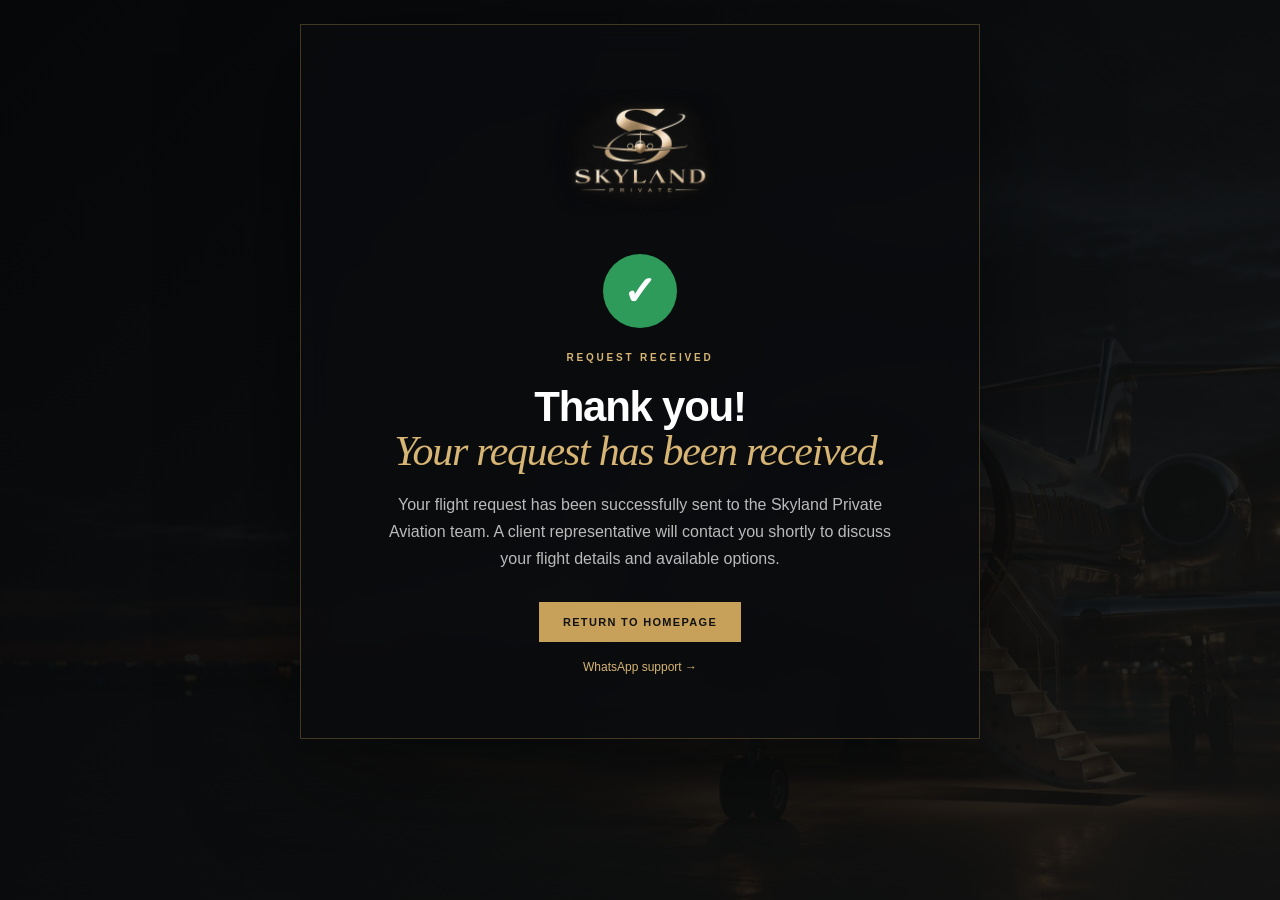
<file: thank-you.html>
<!doctype html>
<html lang="en">
<head>


<!-- Meta Pixel Code -->
<script>
!function(f,b,e,v,n,t,s)
{if(f.fbq)return;n=f.fbq=function(){n.callMethod?
n.callMethod.apply(n,arguments):n.queue.push(arguments)};
if(!f._fbq)f._fbq=n;n.push=n;n.loaded=!0;n.version='2.0';
n.queue=[];t=b.createElement(e);t.async=!0;
t.src=v;s=b.getElementsByTagName(e)[0];
s.parentNode.insertBefore(t,s)}(window, document,'script',
'https://connect.facebook.net/en_US/fbevents.js');
fbq('init', '932442649450539');
fbq('track', 'PageView');
</script>
<noscript><img height="1" width="1" style="display:none"
src="https://www.facebook.com/tr?id=932442649450539&ev=PageView&noscript=1"
/></noscript>
<!-- End Meta Pixel Code -->


<meta charset="utf-8">
<meta name="viewport" content="width=device-width,initial-scale=1,viewport-fit=cover">
<title>Teşekkürler | Skyland Private Aviation</title>
<meta name="theme-color" content="#080a0c">
<style>
*{box-sizing:border-box}html,body{margin:0;min-height:100%;font-family:Arial,Helvetica,sans-serif;background:#080a0c;color:#fff}body{display:flex;align-items:center;justify-content:center;padding:24px;overflow:hidden}.bg{position:fixed;inset:0;background:linear-gradient(135deg,rgba(5,7,9,.98),rgba(18,19,18,.88)),url('hero-skyland.jpg') center/cover no-repeat}.card{position:relative;width:min(680px,100%);padding:64px 48px;text-align:center;border:1px solid rgba(199,161,90,.3);background:rgba(10,12,14,.82);backdrop-filter:blur(16px);box-shadow:0 30px 100px rgba(0,0,0,.5)}.logo{width:190px;max-width:70%;margin:0 auto 38px;display:block}.kicker{font-size:10px;letter-spacing:.28em;color:#d7b574;font-weight:700;margin-bottom:22px}.check{width:74px;height:74px;border-radius:50%;display:grid;place-items:center;margin:0 auto 24px;background:#2e9b5b;color:#fff;font-size:40px;font-weight:800}.card h1{font-size:42px;line-height:1.05;margin:0 0 18px;letter-spacing:-.03em}.card h1 i{font-family:Georgia,serif;color:#d7b574;font-weight:400}.card p{font-size:16px;line-height:1.7;color:rgba(255,255,255,.72);max-width:520px;margin:0 auto 30px}.btn{display:inline-flex;align-items:center;justify-content:center;padding:14px 24px;background:#c7a15a;color:#111;text-decoration:none;font-size:11px;font-weight:800;letter-spacing:.12em;text-transform:uppercase}.wa{display:block;margin-top:18px;color:#d7b574;text-decoration:none;font-size:12px}@media(max-width:600px){body{padding:14px}.card{padding:42px 22px}.logo{margin-bottom:28px}.card h1{font-size:31px}.card p{font-size:14px}.check{width:64px;height:64px;font-size:32px}}
</style>
<div id="google_translate_element" style="display:none!important"></div>
<script>function googleTranslateElementInit(){new google.translate.TranslateElement({pageLanguage:'en',autoDisplay:false},'google_translate_element');}</script>
<script src="https://translate.google.com/translate_a/element.js?cb=googleTranslateElementInit"></script>
</head>
<body><div class="bg"></div><main class="card"><img class="logo" src="skyland-logo-gold.png" alt="Skyland Private Aviation"><div class="check">✓</div><div class="kicker">REQUEST RECEIVED</div><h1>Thank you!<br><i>Your request has been received.</i></h1><p>Your flight request has been successfully sent to the Skyland Private Aviation team. A client representative will contact you shortly to discuss your flight details and available options.</p><a class="btn" href="index.html">Return to Homepage</a><a class="wa" href="https://wa.me/905309918804" target="_blank" rel="noopener">WhatsApp support →</a></main></body></html>
</file>
<file: style.css>
@import url('https://fonts.googleapis.com/css2?family=DM+Sans:wght@400;500;600;700&family=Manrope:wght@500;600;700&family=Playfair+Display:ital,wght@0,500;0,600;1,500;1,600&display=swap');
:root{--gold:#c7a15a;--gold2:#e1c27f;--ink:#12161a;--muted:#697077;--cream:#f7f5f0;--white:#fff;--dark:#090b0d;--panel:#11161a;--line:#e6e0d6;--max:1440px}
*{box-sizing:border-box}html{scroll-behavior:smooth;overflow-x:hidden}body{margin:0;background:var(--cream);color:var(--ink);font-family:"DM Sans",sans-serif;overflow-x:hidden}a{text-decoration:none;color:inherit}button,input,select,textarea{font:inherit}img{max-width:100%}.sr-only{position:absolute!important;width:1px;height:1px;overflow:hidden;clip:rect(0,0,0,0)}
/* Top utility bar */
.announcement{height:34px;background:#080a0c;color:#c9cdd0;display:flex;align-items:center;justify-content:center;gap:28px;padding:0 24px;font-size:9px;letter-spacing:.13em;text-transform:uppercase;border-bottom:1px solid rgba(255,255,255,.08)}.announcement span:first-child{color:var(--gold2)}.announcement a{color:#fff;white-space:nowrap}
/* Header */
.top{height:86px;background:#fff;display:flex;align-items:center;padding:0 clamp(18px,3.6vw,56px);border-bottom:1px solid #e8e2d9;position:sticky;top:0;z-index:100;box-shadow:0 8px 25px rgba(0,0,0,.04)}
.logo{width:180px;flex:0 0 180px;height:48px;display:flex;align-items:center;background:#050607;overflow:hidden}.logo img{width:180px;height:42px;object-fit:contain;display:block}
.main-nav{flex:1;display:flex;align-items:center;justify-content:center;gap:clamp(14px,1.7vw,28px);margin:0 22px;min-width:0}.main-nav>a,.nav-drop>a{display:flex;align-items:center;gap:6px;color:#171b1f;font-size:10px;font-weight:600;letter-spacing:.06em;text-transform:uppercase;white-space:nowrap;padding:33px 0}.main-nav>a:hover,.nav-drop>a:hover{color:#9a7439}.nav-drop{position:relative}.nav-drop>a b{font-size:12px;color:#9b7b47;font-weight:500}.mega{position:absolute;left:50%;top:calc(100% - 1px);transform:translateX(-50%);width:245px;padding:8px;background:#0a0d10;border:1px solid rgba(199,161,90,.5);box-shadow:0 22px 50px rgba(0,0,0,.22);display:none;border-radius:0 0 10px 10px;z-index:120}.nav-drop:hover .mega,.nav-drop:focus-within .mega{display:grid}.mega a{color:#f2eee7;padding:12px 13px;font-size:10px;letter-spacing:.03em;border-bottom:1px solid rgba(255,255,255,.07)}.mega a:last-child{border:0}.mega a:hover{background:#171b1f;color:var(--gold2)}
.head-right{display:flex;align-items:center;gap:10px;flex:0 0 auto}.language-picker{position:relative}.lang{min-width:54px;height:38px;padding:0 12px;background:#fff;color:#111;border:1px solid #d8d1c5;border-radius:3px;cursor:pointer;font-size:10px;font-weight:700;letter-spacing:.08em}.lang:hover{border-color:var(--gold)}.language-menu{position:absolute;right:0;top:45px;width:190px;max-height:360px;overflow:auto;background:#080b0e;border:1px solid rgba(199,161,90,.5);box-shadow:0 20px 45px rgba(0,0,0,.22);display:none;padding:6px;border-radius:6px;z-index:150}.language-menu.open{display:grid}.language-menu button{border:0;background:transparent;color:#f5f3ed;text-align:left;padding:10px 12px;cursor:pointer;font-size:11px;border-radius:3px}.language-menu button:hover{background:#171b1f;color:var(--gold2)}.login{font-size:10px;text-transform:uppercase;letter-spacing:.07em;color:#555d63;padding:11px 4px}.quote{background:#11161b;color:#fff!important;border:1px solid #11161b;padding:13px 17px!important;font-size:10px!important;text-transform:uppercase;letter-spacing:.08em}.quote:hover{background:#252b30}.hamb{display:none;width:40px;height:40px;background:#fff;border:1px solid #d7d0c5;color:#111;cursor:pointer;font-size:20px}
/* Hero */
.hero{position:relative;min-height:780px;height:calc(100vh - 120px);max-height:920px;color:#fff;display:flex;align-items:flex-end;padding:0 clamp(24px,6vw,96px) 285px;overflow:hidden}.hero-bg{position:absolute;inset:0;background:url("hero-skyland.jpg") center/cover no-repeat;transform:scale(1.01);filter:brightness(.9)}.shade{position:absolute;inset:0;background:linear-gradient(90deg,rgba(0,0,0,.64) 0%,rgba(0,0,0,.25) 52%,rgba(0,0,0,.08) 100%),linear-gradient(0deg,rgba(0,0,0,.72),rgba(0,0,0,.02) 60%)}.hero-copy{position:relative;z-index:2;max-width:720px}.kicker{margin:0 0 18px;color:#96784b;font-size:10px;font-weight:700;letter-spacing:.22em;text-transform:uppercase}.hero .kicker{color:#ead3a4}.hero h1{margin:0;font:600 clamp(52px,6.5vw,94px)/.94 "Playfair Display",serif;letter-spacing:-.035em}.hero h1 i{font-style:italic;color:var(--gold2);font-weight:500}.hero-copy>p:not(.kicker){max-width:560px;margin:25px 0 30px;color:#f2eee8;font-size:16px;line-height:1.7}.hero-actions{display:flex;align-items:center;gap:25px}.btn{display:inline-flex;align-items:center;justify-content:space-between;gap:30px;min-height:48px;padding:0 20px;border:1px solid transparent;font-size:10px;font-weight:700;letter-spacing:.07em;text-transform:uppercase}.btn.light{background:#fff;color:#111}.btn.light:hover{background:#f2ede4}.btn.goldbtn{background:var(--gold);color:#111}.btn.darkbtn{background:#11161b;color:#fff}.watch{display:flex;align-items:center;gap:12px;font-size:10px;letter-spacing:.08em;text-transform:uppercase}.watch span{width:36px;height:36px;border:1px solid rgba(255,255,255,.75);border-radius:50%;display:grid;place-items:center;font-size:10px}.hero-side-index{position:absolute;left:26px;top:50%;transform:translateY(-50%);display:grid;gap:20px;z-index:2;color:rgba(255,255,255,.5);font-size:9px}.hero-side-index .active{color:#fff}.hero-scroll{position:absolute;right:6vw;bottom:48px;z-index:2;font-size:8px;letter-spacing:.18em;display:flex;align-items:center;gap:12px}.hero-scroll span{width:42px;height:1px;background:#fff}
/* Flight planner */
.hero-plan{position:absolute;z-index:4;left:6vw;right:6vw;bottom:34px;max-width:1220px;margin:auto;padding:20px 22px;background:rgba(10,13,16,.94);border:1px solid rgba(199,161,90,.5);border-radius:10px;box-shadow:0 25px 60px rgba(0,0,0,.32);backdrop-filter:blur(16px)}.hero-plan-head{display:flex;align-items:end;justify-content:space-between;gap:20px;margin-bottom:15px}.hero-plan-head div{display:flex;align-items:baseline;gap:16px}.hero-plan-head span{font-size:8px;color:#bfa16e;letter-spacing:.18em}.hero-plan-head strong{font:600 20px Manrope;color:#fff}.hero-plan-head small{font-size:10px;color:#aeb5b9}.hero-plan-fields{display:grid;grid-template-columns:1.25fr 1.25fr 1fr .8fr auto;gap:9px;align-items:end}.hero-plan label,.planner-form label{display:grid;gap:7px;color:#7f878c;font-size:9px;letter-spacing:.11em;text-transform:uppercase}.hero-plan input,.hero-plan select{height:46px;width:100%;border:1px solid #333a3f;background:#151a1f;color:#fff;border-radius:5px;padding:0 12px;outline:0}.hero-plan input:focus,.hero-plan select:focus{border-color:var(--gold)}.quick-plan-btn{height:46px;border:0;background:var(--gold);color:#111;padding:0 20px;font-size:10px;font-weight:700;text-transform:uppercase;cursor:pointer;border-radius:5px;white-space:nowrap}.quick-plan-btn:hover{background:var(--gold2)}.plan-foot{display:flex;justify-content:space-between;align-items:center;margin-top:12px;color:#8e969b;font-size:9px}.plan-foot a{color:#d6b16d}
/* Generic sections */
.intro,.fleet,.services-section,.membership-section,.experience,.world,.media-section,.about,.quote-section,.simple-band,.contact-band{position:relative}.intro{display:grid;grid-template-columns:1.1fr .9fr;gap:80px;padding:120px 8vw;background:#fff}.intro h2,.fleet h2,.services-head h2,.membership-section h2,.experience h2,.world h2,.media-title h2,.about h2,.quote-section h2,.simple-band h2,.contact-band h2{margin:0;font:600 clamp(40px,5vw,72px)/1.02 "Playfair Display",serif;letter-spacing:-.025em}.intro h2 i,.fleet h2 i,.services-head h2 i,.membership-section h2 i,.experience h2 i,.world h2 i,.media-title h2 i,.about h2 i,.quote-section h2 i,.simple-band h2 i,.contact-band h2 i{font-style:italic;color:#b28b4d;font-weight:500}.intro-text{align-self:end;max-width:520px}.intro-text p,.services-head>p:last-child,.experience-copy>p,.world-copy>p,.about>p,.quote-section>div>p,.membership-section>div>p{font-size:15px;line-height:1.85;color:var(--muted)}.text-link{display:inline-block;margin-top:20px;font-size:10px;font-weight:700;letter-spacing:.08em;text-transform:uppercase;border-bottom:1px solid #222;padding-bottom:7px}.text-link span{margin-left:25px}
/* Services visual strips */
.visual-strip{display:grid;grid-template-columns:repeat(6,1fr);gap:10px;padding:16px 3vw;background:#f7f5f0}.strip-card{position:relative;min-height:220px;padding:145px 18px 18px;display:flex;flex-direction:column;justify-content:flex-end;color:#fff;background-size:cover;background-position:center;border-radius:8px;overflow:hidden;box-shadow:0 10px 28px rgba(0,0,0,.12)}.strip-card:after{content:"";position:absolute;inset:0;background:linear-gradient(0deg,rgba(0,0,0,.88),rgba(0,0,0,.08) 72%)}.strip-card>*{position:relative;z-index:1}.strip-card span{font-size:8px;color:var(--gold2);margin-bottom:8px}.strip-card b{font-size:11px;letter-spacing:.05em}.strip-card small{margin-top:6px;color:#ddd;font-size:9px;line-height:1.5}.s1{background-image:url("https://images.unsplash.com/photo-1569629743817-70d8db6c323b?auto=format&fit=crop&w=900&q=88")}.s2{background-image:url("https://images.unsplash.com/photo-1540962351504-03099e0a754b?auto=format&fit=crop&w=900&q=88")}.s3{background-image:url("https://images.unsplash.com/photo-1556388158-158ea5ccacbd?auto=format&fit=crop&w=900&q=88")}.s4{background-image:url("https://images.unsplash.com/photo-1461896836934-ffe607ba8211?auto=format&fit=crop&w=900&q=88")}.s5{background-image:url("https://images.unsplash.com/photo-1513635269975-59663e0ac1ad?auto=format&fit=crop&w=900&q=88")}.s6{background-image:url("https://images.unsplash.com/photo-1519501025264-65ba15a82390?auto=format&fit=crop&w=900&q=88")}
/* Birthday banner */
.celebration-banner{min-height:510px;position:relative;display:flex;align-items:center;padding:80px 8vw;color:#fff;background:url("https://images.unsplash.com/photo-1519225421980-715cb0215aed?auto=format&fit=crop&w=2200&q=90") center/cover no-repeat;overflow:hidden}.celebration-banner:before{content:"";position:absolute;inset:0;background:linear-gradient(90deg,rgba(6,8,10,.9),rgba(6,8,10,.58) 52%,rgba(6,8,10,.18))}.celebration-copy{position:relative;z-index:1;max-width:760px}.celebration-copy .kicker{color:#d9b16a}.celebration-copy h2{margin:0 0 20px;font:500 clamp(44px,5.4vw,78px)/1 "Playfair Display",serif}.celebration-copy h2 i{font-style:italic;color:var(--gold2)}.celebration-copy>p:not(.kicker){max-width:680px;font-size:15px;line-height:1.75;color:#eee}.celebration-points{display:flex;flex-wrap:wrap;gap:9px;margin:24px 0}.celebration-points span{border:1px solid rgba(255,255,255,.22);padding:10px 13px;font-size:9px;letter-spacing:.05em;background:rgba(0,0,0,.2)}
.cinematic-banner{height:560px;position:relative;background:url("https://images.unsplash.com/photo-1436491865332-7a61a109cc05?auto=format&fit=crop&w=2200&q=90") center/cover no-repeat;color:#fff}.cinematic-banner:after{content:"";position:absolute;inset:0;background:linear-gradient(90deg,rgba(0,0,0,.72),rgba(0,0,0,.12) 75%)}.cinematic-overlay{position:relative;z-index:1;height:100%;display:flex;flex-direction:column;justify-content:center;padding:70px 9vw}.cinematic-overlay h2{margin:0 0 28px;font:500 clamp(45px,6vw,82px)/.98 "Playfair Display",serif}.cinematic-overlay h2 i{font-style:italic;color:var(--gold2)}
/* Fleet */
.fleet{padding:120px 7vw;background:#f7f5f0}.fleet-head{display:flex;justify-content:space-between;align-items:end;gap:60px;margin-bottom:50px}.fleet-head>p{max-width:420px;color:var(--muted);font-size:14px;line-height:1.75}.fleet-grid{display:grid;grid-template-columns:repeat(3,1fr);gap:12px}.jet{position:relative;height:560px;display:flex;align-items:flex-end;padding:28px;color:#fff;background-size:cover;background-position:center;border-radius:7px;overflow:hidden}.jet:after{content:"";position:absolute;inset:0;background:linear-gradient(0deg,rgba(0,0,0,.85),rgba(0,0,0,.04) 70%)}.jet>div{position:relative;z-index:1}.jet small{font-size:8px;letter-spacing:.2em;color:#d8b66f}.jet h3{font:500 32px "Playfair Display",serif;margin:8px 0}.jet p{font-size:12px;color:#ddd;max-width:270px;line-height:1.6}.jet a{font-size:10px;color:#e0bb73;text-transform:uppercase;letter-spacing:.07em}.jet1{background-image:url("https://images.unsplash.com/photo-1540962351504-03099e0a754b?auto=format&fit=crop&w=1200&q=88")}.jet2{background-image:url("https://images.unsplash.com/photo-1569629743817-70d8db6c323b?auto=format&fit=crop&w=1200&q=88")}.jet3{background-image:url("https://images.unsplash.com/photo-1556388158-158ea5ccacbd?auto=format&fit=crop&w=1200&q=88")}
/* Editorial */
.editorial-banner{display:grid;grid-template-columns:1fr 1fr;min-height:500px;background:#11161a;color:#fff}.editorial-image{min-height:500px;background:url("https://images.unsplash.com/photo-1540962351504-03099e0a754b?auto=format&fit=crop&w=1400&q=88") center/cover}.editorial-copy{padding:90px 8vw;display:flex;flex-direction:column;justify-content:center}.editorial-copy h2{margin:0 0 22px;font:500 clamp(44px,5vw,70px)/1 "Playfair Display",serif}.editorial-copy h2 i{font-style:italic;color:var(--gold2)}.editorial-copy>p:not(.kicker){max-width:520px;color:#b9c0c4;font-size:14px;line-height:1.8}
/* Services */
.services-section{padding:120px 7vw;background:#fff}.services-head{display:grid;grid-template-columns:1fr 1fr;gap:50px;align-items:end;margin-bottom:55px}.services-head>p:last-child{margin:0;max-width:470px}.services-grid{display:grid;grid-template-columns:repeat(3,1fr);gap:1px;background:#ded9d0;border:1px solid #ded9d0}.services-grid article{background:#fff;padding:34px 30px;min-height:230px}.services-grid article:hover{background:#fbf8f2}.services-grid article>span{font-size:9px;color:#a17b43}.services-grid h3{margin:25px 0 10px;font:600 23px Manrope}.services-grid p{margin:0 0 25px;color:var(--muted);font-size:12px;line-height:1.7}.services-grid a{font-size:9px;font-weight:700;text-transform:uppercase;letter-spacing:.07em}
.membership-section{display:grid;grid-template-columns:1fr 1fr;gap:80px;align-items:end;padding:110px 8vw;background:#ece7de}.membership-section>div:last-child{max-width:520px}
.experience{display:grid;grid-template-columns:1fr 1fr;background:#10151a;color:#fff}.experience-image{min-height:620px;background:url("https://images.unsplash.com/photo-1517479149777-5f3b1511d5ad?auto=format&fit=crop&w=1400&q=88") center/cover}.experience-copy{padding:100px 8vw;display:flex;flex-direction:column;justify-content:center}.experience-copy>p:not(.kicker){color:#b6bec2;max-width:550px}.facts{display:grid;grid-template-columns:repeat(3,1fr);gap:25px;margin-top:40px}.facts div{border-top:1px solid rgba(255,255,255,.16);padding-top:15px}.facts b{display:block;font:500 28px "Playfair Display";color:var(--gold2)}.facts span{font-size:8px;letter-spacing:.12em;color:#aeb5b9}
.world{min-height:600px;color:#fff;display:flex;align-items:center;padding:80px 9vw;overflow:hidden}.world-bg{position:absolute;inset:0;background:url("https://images.unsplash.com/photo-1512453979798-5ea266f8880c?auto=format&fit=crop&w=2200&q=88") center/cover}.world:after{content:"";position:absolute;inset:0;background:rgba(0,0,0,.52)}.world-copy{position:relative;z-index:1;max-width:650px}.world-copy h2{margin:0 0 20px;font:500 clamp(46px,6vw,80px)/1 "Playfair Display"}.world-copy h2 i{font-style:italic;color:var(--gold2)}.world-copy>p{color:#e1e0dc;max-width:520px}
.media-section{padding:115px 7vw;background:#fff}.media-title{margin-bottom:55px}.media-grid{display:grid;grid-template-columns:repeat(3,1fr);gap:18px}.media-grid article{border:1px solid #e2ddd4;padding-bottom:24px}.media-img{height:280px;background-size:cover;background-position:center}.m1{background-image:url("https://images.unsplash.com/photo-1500534623283-312aade485b7?auto=format&fit=crop&w=1000&q=88")}.m2{background-image:url("https://images.unsplash.com/photo-1540339832862-474599807836?auto=format&fit=crop&w=1000&q=88")}.m3{background-image:url("https://images.unsplash.com/photo-1436491865332-7a61a109cc05?auto=format&fit=crop&w=1000&q=88")}.media-grid article small,.media-grid article h3,.media-grid article a{margin-left:22px;margin-right:22px}.media-grid article small{display:block;margin-top:20px;color:#a07a44;font-size:8px;letter-spacing:.14em}.media-grid article h3{font:600 22px Manrope;line-height:1.25}.media-grid article a{font-size:9px;font-weight:700;text-transform:uppercase;letter-spacing:.08em}
.about{padding:115px 9vw;background:#f0ece4}.about>p:last-child{max-width:720px}
/* Detailed planner */
.quote-section{display:grid;grid-template-columns:.85fr 1.15fr;gap:70px;padding:115px 7vw;background:#f7f5f0;align-items:start}.planner-copy{position:sticky;top:120px}.planner-promise{display:flex;gap:35px;margin-top:35px}.planner-promise span{font-size:10px;font-weight:700;text-transform:uppercase;letter-spacing:.1em}.planner-form{background:#fff;border:1px solid #e0d9cf;padding:34px;display:grid;gap:20px;box-shadow:0 20px 55px rgba(0,0,0,.08)}.trip-switch{display:flex;gap:25px;border-bottom:1px solid #e4ded5}.trip-tab{border:0;background:none;padding:0 0 13px;color:#7d8387;cursor:pointer;font-size:10px;font-weight:700;text-transform:uppercase;position:relative}.trip-tab.active{color:#111}.trip-tab.active:after{content:"";position:absolute;left:0;right:0;bottom:-1px;height:2px;background:#111}.route-grid{display:grid;grid-template-columns:1fr 32px 1fr;gap:12px;align-items:end}.route-arrow{height:46px;display:grid;place-items:center;color:#9b7b47;font-size:20px}.planner-form input,.planner-form select,.planner-form textarea{width:100%;border:1px solid #d9d3ca;background:#fff;color:#15191c;padding:12px 13px;outline:0;border-radius:3px}.planner-form input:focus,.planner-form select:focus,.planner-form textarea:focus{border-color:#b88f4b}.date-grid,.planner-options,.contact-grid{display:grid;grid-template-columns:1fr 1fr;gap:12px}.passenger-row{display:flex;justify-content:space-between;align-items:center;border-top:1px solid #e5dfd7;border-bottom:1px solid #e5dfd7;padding:14px 0}.passenger-row>label{margin:0}.counter{display:flex;align-items:center;gap:13px}.counter button{width:34px;height:34px;background:#fff;border:1px solid #d7d0c6;cursor:pointer}.counter strong{min-width:20px;text-align:center}.counter span{font-size:11px;color:#676f74}.multi-city-toggle{border:0;background:none;text-align:left;padding:0;color:#555;cursor:pointer;font-size:10px}.multi-city-toggle span{color:#9a733c;text-decoration:underline;text-underline-offset:4px}.multi-city-toggle b{margin-left:14px}.multi-city-fields{border-top:1px solid #e4ded5;padding-top:18px}.multi-city-title{font-size:11px;font-weight:700;margin-bottom:12px}.multi-leg{display:grid;grid-template-columns:55px 1fr 1fr 130px 32px;gap:10px;align-items:end;margin-bottom:10px}.leg-label{font-size:8px;text-transform:uppercase;letter-spacing:.1em;padding-bottom:14px;color:#8a8f92}.remove-leg{height:38px;background:#fff;border:1px solid #d7d0c6;cursor:pointer}.add-leg{border:0;background:none;border-bottom:1px solid #111;padding:5px 0;cursor:pointer;font-size:9px;font-weight:700}.planner-form .airport-note{font-size:9px;color:#8a8f92;margin-top:-10px}.submit-flight{width:100%;height:50px;border:0;background:#11161b;color:#fff;font-size:10px;font-weight:700;text-transform:uppercase;letter-spacing:.08em;cursor:pointer}.submit-flight:hover{background:#262d32}.form-note{margin:0;color:#8a8f92;font-size:9px}
/* Airport dropdown */
.airport-autocomplete{position:relative;display:block;min-width:0}.airport-menu{position:absolute;left:0;right:0;top:calc(100% + 7px);z-index:300;max-height:320px;overflow:auto;background:#07090b;border:1px solid rgba(199,161,90,.6);box-shadow:0 24px 55px rgba(0,0,0,.35);border-radius:0 0 9px 9px;padding:6px;display:none}.airport-menu.open{display:block}.airport-option{width:100%;display:block;text-align:left;background:#0c1014;color:#f5f3ee;border:0;border-bottom:1px solid rgba(255,255,255,.06);padding:12px 13px;cursor:pointer;font:500 11px/1.35 "DM Sans"}.airport-option:hover,.airport-option.active{background:#181d22;color:var(--gold2)}.airport-option small{display:block;color:#8e979d;font-size:8px;margin-top:3px}.airport-option:hover small{color:#c4c9cc}.airport-menu::-webkit-scrollbar{width:7px}.airport-menu::-webkit-scrollbar-track{background:#07090b}.airport-menu::-webkit-scrollbar-thumb{background:#3a3f43;border-radius:8px}
/* Footer */
.simple-band,.contact-band{padding:105px 8vw;background:#11161b;color:#fff;border-top:1px solid rgba(255,255,255,.08)}.simple-band h2,.contact-band h2{margin-bottom:25px}.contact-band{display:grid;grid-template-columns:1fr 1fr;gap:70px}.contact-band>div:last-child{display:grid;align-content:center;gap:12px}.contact-band a{color:#d9b16b;font-size:12px}footer{background:#07090b;color:#8b9398;padding:36px 6vw;border-top:1px solid rgba(255,255,255,.08)}.footer-logo img{width:180px;height:48px;object-fit:contain;background:#050607}.footer-links{display:flex;flex-wrap:wrap;gap:22px;margin:25px 0}.footer-links a{font-size:9px;text-transform:uppercase;letter-spacing:.08em}.footer-links a:hover{color:#d9b16b}footer p{font-size:9px}
/* WhatsApp: horizontal bottom bar */
.floating-actions{position:fixed;left:50%;bottom:18px;transform:translateX(-50%);z-index:500}.live-chat{display:none!important}.whatsapp-float{display:flex;align-items:center;justify-content:center;gap:12px;width:min(480px,calc(100vw - 28px));height:52px;padding:0 24px;background:#11161b;color:#fff;border:1px solid #11161b;border-radius:999px;box-shadow:0 14px 38px rgba(0,0,0,.22);font-size:10px;font-weight:700;letter-spacing:.05em;text-transform:uppercase}.whatsapp-float:hover{background:#242b30}.wa-icon{width:30px;height:30px;border-radius:50%;display:grid;place-items:center;background:#fff;border:0}.wa-icon svg{width:20px;height:20px;fill:#111}.whatsapp-float>span:last-child{display:inline}
/* Responsive */
@media(max-width:1250px){.main-nav{gap:12px;margin:0 12px}.main-nav>a,.nav-drop>a{font-size:9px}.logo{width:155px;flex-basis:155px}.logo img{width:155px}.head-right{gap:6px}.login{display:none}.quote{padding:12px 12px!important}.visual-strip{grid-template-columns:repeat(3,1fr)}}
@media(max-width:1000px){.main-nav{gap:8px}.main-nav>a,.nav-drop>a{font-size:8px}.logo{width:145px;flex-basis:145px}.logo img{width:145px}.quote{display:none}.language-picker{order:0}.login{display:none}.hero{min-height:760px;padding-bottom:315px}.hero-plan{left:4vw;right:4vw}.hero-plan-fields{grid-template-columns:1fr 1fr}.fleet-grid,.media-grid{grid-template-columns:1fr 1fr}.services-grid{grid-template-columns:1fr 1fr}.quote-section{grid-template-columns:1fr;gap:45px}.planner-copy{position:static}.editorial-banner,.experience{grid-template-columns:1fr}.editorial-image{min-height:380px}.experience-image{min-height:420px}}
@media(max-width:800px){.announcement{height:30px;font-size:8px;gap:12px}.announcement span:nth-child(2),.announcement span:nth-child(3){display:none}.top{height:70px;padding:0 16px}.logo{width:150px;flex:0 0 150px;height:44px}.logo img{width:150px;height:40px}.main-nav{display:none;position:absolute;top:100%;left:0;right:0;margin:0;background:#fff;border-bottom:1px solid #ddd6cc;box-shadow:0 18px 35px rgba(0,0,0,.14);padding:8px 18px 24px;max-height:calc(100vh - 100px);overflow:auto;flex-direction:column;align-items:stretch;justify-content:flex-start;gap:0}.main-nav.mobile-open{display:flex}.main-nav>a,.nav-drop>a{padding:15px 4px;font-size:11px;border-bottom:1px solid #eee9e1;justify-content:space-between}.nav-drop .mega{position:static;transform:none;width:auto;background:#090c0f;border-radius:0;border:0;box-shadow:none;margin:0 0 5px;padding:0;display:none}.nav-drop.open .mega{display:grid}.mega a{padding:11px 14px;font-size:10px}.hamb{display:block}.hero{min-height:820px;height:auto;padding:80px 6vw 355px;align-items:flex-start}.hero-bg{background-position:60% center}.hero-copy{padding-top:15px}.hero h1{font-size:clamp(48px,10vw,70px)}.hero-copy>p:not(.kicker){font-size:14px}.hero-side-index,.hero-scroll{display:none}.hero-plan{bottom:18px;left:4vw;right:4vw;padding:16px}.hero-plan-head{display:block}.hero-plan-head small{display:block;margin-top:5px}.hero-plan-fields{grid-template-columns:1fr 1fr}.quick-plan-btn{width:100%}.celebration-banner{min-height:600px;padding:70px 7vw}.celebration-copy h2{font-size:clamp(42px,9vw,60px)}.visual-strip{grid-template-columns:1fr 1fr;padding:12px}.strip-card{min-height:190px}.intro,.fleet,.services-section,.media-section{padding:90px 6vw}.intro,.membership-section{grid-template-columns:1fr;gap:35px}.fleet-head,.services-head{display:block}.fleet-head>p{margin-top:25px}.fleet-grid,.services-grid,.media-grid{grid-template-columns:1fr}.jet{height:470px}.cinematic-banner{height:450px}.cinematic-overlay{padding:50px 7vw}.experience-copy{padding:80px 7vw}.membership-section{padding:85px 7vw}.contact-band{grid-template-columns:1fr;gap:30px}.route-grid{grid-template-columns:1fr}.route-arrow{display:none}.date-grid,.planner-options,.contact-grid{grid-template-columns:1fr}.multi-leg{grid-template-columns:1fr 1fr}.leg-label{grid-column:1/-1;padding-bottom:0}.remove-leg{grid-column:2}.quote-section{padding:90px 6vw}.planner-form{padding:22px}}
@media(max-width:520px){.announcement a{font-size:7px}.top{height:64px}.main-nav{max-height:calc(100vh - 94px)}.logo{width:140px;flex-basis:140px;height:42px}.logo img{width:140px}.head-right{gap:6px}.lang{height:36px;min-width:48px;padding:0 9px}.language-menu{right:-5px;width:175px}.hamb{width:38px;height:38px}.hero{padding:65px 5vw 370px}.hero h1{font-size:clamp(43px,12vw,58px)}.hero-copy>p:not(.kicker){font-size:13px}.hero-actions{flex-direction:column;align-items:flex-start;gap:14px}.hero-plan{left:3vw;right:3vw;padding:14px}.hero-plan-head strong{font-size:18px}.hero-plan-fields{grid-template-columns:1fr}.plan-foot{display:block;line-height:1.7}.plan-foot a{display:block;margin-top:3px}.visual-strip{grid-template-columns:1fr}.strip-card{min-height:175px}.celebration-banner{min-height:650px;padding:55px 7vw}.celebration-copy>p:not(.kicker){font-size:13px}.celebration-points{display:grid;grid-template-columns:1fr}.cinematic-banner{height:390px}.cinematic-overlay h2{font-size:43px}.facts{grid-template-columns:1fr;gap:15px}.planner-promise{gap:15px;flex-wrap:wrap}.multi-leg{grid-template-columns:1fr}.remove-leg{grid-column:auto}.floating-actions{bottom:10px}.whatsapp-float{width:calc(100vw - 20px);height:48px;font-size:9px}.wa-icon{width:28px;height:28px}.wa-icon svg{width:18px;height:18px}}

/* V9 — cinematic hero with integrated navigation */
.announcement{display:none!important}
.top{
  position:absolute!important;top:0;left:0;right:0;height:88px;
  background:linear-gradient(180deg,rgba(3,5,7,.78),rgba(3,5,7,.20));
  border-bottom:1px solid rgba(255,255,255,.16);
  box-shadow:none!important;padding:0 clamp(16px,4vw,64px);z-index:100;
}
.logo{background:#050607!important;border:1px solid rgba(199,161,90,.45);box-shadow:0 8px 30px rgba(0,0,0,.25)}
.main-nav{gap:clamp(16px,2vw,30px);margin:0 20px}
.main-nav>a,.nav-drop>a{color:#fff!important;padding:34px 0;text-shadow:0 1px 12px rgba(0,0,0,.35)}
.main-nav>a:hover,.nav-drop>a:hover{color:var(--gold2)!important}
.nav-drop>a b{color:#e0bf82!important}
.mega{top:calc(100% - 1px);background:rgba(7,10,13,.97);border-color:rgba(199,161,90,.55)}
.lang{background:rgba(255,255,255,.08)!important;color:#fff!important;border-color:rgba(255,255,255,.38)!important}
.login{color:#fff!important}
.quote{background:var(--gold)!important;color:#111!important;border-color:var(--gold)!important}
.quote:hover{background:#e3c07d!important}
.hamb{background:rgba(255,255,255,.08)!important;color:#fff!important;border-color:rgba(255,255,255,.38)!important}
.hero{
  min-height:850px;height:100vh;max-height:980px;
  padding-top:140px;
}
.hero-bg{background-position:center 48%;filter:brightness(.82)}
.shade{
  background:
    linear-gradient(90deg,rgba(0,0,0,.72) 0%,rgba(0,0,0,.38) 48%,rgba(0,0,0,.12) 100%),
    linear-gradient(0deg,rgba(0,0,0,.78),rgba(0,0,0,.04) 62%);
}
.hero-copy{max-width:650px}
.hero h1{font-size:clamp(50px,6vw,88px)}
.hero-plan{bottom:28px}
@media(max-width:1250px){
  .main-nav{gap:12px;margin:0 12px}
  .main-nav>a,.nav-drop>a{font-size:9px}
  .logo{width:155px;flex-basis:155px}.logo img{width:155px}
}
@media(max-width:1000px){
  .main-nav{gap:8px}
  .main-nav>a,.nav-drop>a{font-size:8px}
  .logo{width:145px;flex-basis:145px}.logo img{width:145px}
  .hero{min-height:800px;height:100vh;padding-top:120px}
}
@media(max-width:800px){
  .top{
    height:68px;padding:0 14px;
    background:linear-gradient(180deg,rgba(3,5,7,.92),rgba(3,5,7,.55));
  }
  .logo{width:140px;flex-basis:140px;height:42px}.logo img{width:140px;height:40px}
  .head-right{gap:6px}
  .login{display:none}
  .quote{display:none}
  .main-nav{
    top:68px;left:0;right:0;margin:0;
    background:rgba(8,11,14,.98);
    border-bottom:1px solid rgba(199,161,90,.45);
    box-shadow:0 18px 40px rgba(0,0,0,.35);
    padding:8px 18px 24px;
    max-height:calc(100vh - 68px);
  }
  .main-nav>a,.nav-drop>a{
    color:#fff!important;padding:15px 4px;font-size:11px;
    border-bottom:1px solid rgba(255,255,255,.10);
  }
  .nav-drop .mega{background:#11161b;margin:0 0 5px}
  .mega a{color:#f4efe6!important}
  .hero{
    min-height:850px;height:auto;max-height:none;
    padding:105px 6vw 365px;align-items:flex-start;
  }
  .hero-bg{background-position:62% center}
  .hero-copy{padding-top:25px}
  .hero h1{font-size:clamp(46px,12vw,64px)}
  .hero-plan{bottom:16px;left:4vw;right:4vw}
}
@media(max-width:520px){
  .top{height:62px}
  .logo{width:126px;flex-basis:126px;height:39px}.logo img{width:126px}
  .lang{height:34px;min-width:46px;padding:0 8px}
  .hamb{width:36px;height:36px}
  .main-nav{top:62px;max-height:calc(100vh - 62px)}
  .hero{padding:95px 5vw 390px}
  .hero h1{font-size:clamp(42px,12vw,56px)}
}

/* V10 — responsive navigation, mobile hero, membership, WhatsApp */
.main-nav{gap:clamp(14px,1.6vw,24px)}
.mobile-member-link{display:none}
.account-modal{position:fixed;inset:0;background:rgba(0,0,0,.68);backdrop-filter:blur(8px);z-index:1000;display:none;align-items:center;justify-content:center;padding:20px}
.account-modal.open{display:flex}
.account-card{position:relative;width:min(470px,100%);background:#fff;padding:34px;box-shadow:0 30px 90px rgba(0,0,0,.35)}
.account-close{position:absolute;right:14px;top:10px;border:0;background:none;font-size:28px;cursor:pointer;color:#555}
.account-brand{background:#050607;padding:10px 14px;margin-bottom:24px;text-align:center}.account-brand img{width:210px;height:58px;object-fit:contain}
.account-tabs{display:flex;border-bottom:1px solid #ddd6cc;margin-bottom:24px;gap:22px}.account-tab{border:0;background:none;padding:0 0 12px;cursor:pointer;font-size:10px;font-weight:700;text-transform:uppercase;letter-spacing:.08em}.account-tab.active{border-bottom:2px solid var(--gold)}
.account-form{display:grid;gap:14px}.account-form h3{font:600 34px/1.05 "Playfair Display",serif;margin:0 0 4px}.account-kicker{font-size:9px;letter-spacing:.18em;color:#9a7439;font-weight:700;margin:0}.account-form label{display:grid;gap:7px;font-size:9px;letter-spacing:.1em;text-transform:uppercase;color:#70777c}.account-form input{height:46px;border:1px solid #d9d3ca;padding:0 12px;outline:0}.account-form input:focus{border-color:var(--gold)}.account-submit{height:48px;border:0;background:#11161b;color:#fff;font-size:10px;font-weight:700;text-transform:uppercase;letter-spacing:.08em;cursor:pointer}.account-note{min-height:16px;margin:0;font-size:10px;color:#777}
.quick-trip-switch{display:flex;gap:20px;border-bottom:1px solid rgba(255,255,255,.1);margin-bottom:12px}.quick-trip{border:0;background:none;color:#8d969b;padding:0 0 10px;cursor:pointer;font-size:9px;font-weight:700;text-transform:uppercase;letter-spacing:.08em}.quick-trip.active{color:#fff;border-bottom:2px solid var(--gold2)}
.quick-return-wrap.hidden-field{display:none}
.whatsapp-float{background:#25D366!important;border-color:#25D366!important;color:#fff!important;box-shadow:0 14px 38px rgba(37,211,102,.28)!important}.whatsapp-float:hover{background:#20bd5a!important}.wa-icon{background:#fff!important}.wa-icon svg{fill:#25D366!important}

/* Keep the mobile controls on the upper-right edge: hamburger + language. */
@media(max-width:800px){
  .top{height:68px;padding:0 12px 0 14px;display:flex}
  .logo{width:126px;flex-basis:126px;height:40px}.logo img{width:126px;height:40px}
  .head-right{margin-left:auto;gap:7px}
  .quote{display:none!important}
  .hamb{display:block;order:1;width:38px;height:38px;background:rgba(255,255,255,.08)!important;color:#fff!important;border:1px solid rgba(255,255,255,.35)!important;border-radius:4px;font-size:19px}
  .language-picker{order:2}
  .lang{height:38px;min-width:50px;background:rgba(255,255,255,.08)!important;color:#fff!important;border-color:rgba(255,255,255,.35)!important}
  .language-menu{right:0;top:44px;width:190px}
  .main-nav{top:68px;left:0;right:0;padding:8px 18px 26px;max-height:calc(100vh - 68px);overflow-y:auto}
  .mobile-member-link{display:block;text-align:left;border:0;border-bottom:1px solid rgba(255,255,255,.1);background:none;color:#fff;padding:15px 4px;font-size:11px;font-weight:600;text-transform:uppercase;letter-spacing:.06em;cursor:pointer}
  .hero{min-height:850px;padding:105px 6vw 365px}
  .hero-bg{background-image:url("hero-mobile.jpg")!important;background-position:center 58%!important;background-size:cover!important}
  .hero-copy{max-width:620px}
  .hero-plan{left:3vw;right:3vw;bottom:15px;padding:15px}
  .hero-plan-fields{grid-template-columns:1fr 1fr}
  .quick-return-wrap{display:grid}
}
@media(max-width:520px){
  .top{height:62px}.hamb{width:36px;height:36px}.lang{height:36px;min-width:47px}.main-nav{top:62px;max-height:calc(100vh - 62px)}
  .hero{min-height:890px;padding:88px 5vw 430px}
  .hero-bg{background-position:52% 54%!important}
  .hero-copy{padding-top:8px}.hero h1{font-size:clamp(42px,12vw,57px)}
  .hero-plan{left:3vw;right:3vw;bottom:12px}.hero-plan-fields{grid-template-columns:1fr}
  .quick-trip-switch{gap:16px}.quick-trip{font-size:8px}
  .account-card{padding:26px 20px}.account-brand img{width:185px}
}

/* V11 polish — simpler navigation, true mobile hero, right-side mobile controls, WhatsApp green */
.main-nav{gap:clamp(12px,1.35vw,20px)}
@media(min-width:801px){
  .main-nav .nav-drop:nth-child(3) .mega{grid-template-columns:1fr 1fr 1fr}
}
@media(max-width:800px){
  .head-right{margin-left:auto;display:flex;align-items:center;gap:7px}
  .language-picker{order:1}
  .hamb{order:2}
  .hero-bg{background-image:url("hero-mobile.jpg")!important;background-position:center 54%!important;background-size:cover!important}
  .main-nav{right:0;left:auto;width:min(92vw,380px);border-left:1px solid rgba(199,161,90,.25)}
  .main-nav.mobile-open{display:flex}
  .main-nav .nav-drop>a,.main-nav>a{font-size:12px;padding:16px 6px}
  .main-nav .mega a{font-size:10px;padding:12px 14px}
  .trip-switch{display:grid;grid-template-columns:1fr 1fr;gap:0;border:1px solid rgba(199,161,90,.25);margin-bottom:20px}
  .trip-tab{min-height:48px!important;padding:0 10px!important;border-bottom:0!important}
  .trip-tab.active{background:rgba(199,161,90,.14)}
}
@media(max-width:520px){
  .hero-bg{background-position:center 48%!important}
  .hero{min-height:900px;padding-bottom:420px}
  .hero-plan{bottom:10px}
  .quick-trip-switch{overflow-x:auto;white-space:nowrap;gap:10px}
  .quick-trip{font-size:8px;flex:0 0 auto}
}
.whatsapp-float{background:#25D366!important;border-color:#25D366!important;color:#fff!important;box-shadow:0 14px 38px rgba(37,211,102,.30)!important}
.whatsapp-float:hover{background:#20bd5a!important;border-color:#20bd5a!important}
.wa-icon{background:#fff!important}.wa-icon svg{fill:#25D366!important}

/* V12 — luxury Skyland WhatsApp + planner usability */
.whatsapp-float{background:linear-gradient(135deg,#15191d,#0a0d10)!important;border:1px solid rgba(199,161,90,.75)!important;color:#e7d09f!important;box-shadow:0 14px 38px rgba(0,0,0,.28),0 0 0 1px rgba(199,161,90,.08)!important}
.whatsapp-float:hover{background:linear-gradient(135deg,#242a2f,#11161b)!important;border-color:#e1c27f!important;color:#fff!important}
.wa-icon{background:var(--gold)!important;border:0!important}.wa-icon svg{fill:#111!important}
.airport-autocomplete{position:relative;display:block;min-width:0}.airport-menu{position:absolute;left:0;right:0;top:calc(100% + 6px);z-index:9999;max-height:300px;overflow:auto;background:#080b0e;border:1px solid rgba(199,161,90,.65);box-shadow:0 22px 55px rgba(0,0,0,.32);border-radius:7px;padding:5px;display:none}.airport-menu.open{display:block}.airport-option{width:100%;display:block;text-align:left;background:#0d1115;color:#f7f3eb;border:0;border-bottom:1px solid rgba(255,255,255,.07);padding:11px 12px;cursor:pointer;font:600 11px/1.35 "DM Sans",sans-serif}.airport-option:last-child{border-bottom:0}.airport-option:hover{background:#181d22;color:var(--gold2)}.airport-option small{display:block;color:#899198;font-size:8px;font-weight:400;margin-top:3px}.airport-option:hover small{color:#c8cdd0}
.hero-plan-fields .airport-autocomplete{height:46px}.hero-plan-fields .airport-autocomplete input{height:46px}.hero-plan-fields label{min-width:0}.hero-plan-fields label:nth-last-of-type(-n+2){min-width:150px}.hero-plan-fields{grid-template-columns:1.2fr 1.2fr .9fr .9fr .75fr 1.05fr 1.15fr auto}.hero-plan input[type=date]{color-scheme:dark}
#customTravelDate{min-height:46px;color-scheme:light}
@media(max-width:1000px){.hero-plan-fields{grid-template-columns:1fr 1fr}.hero-plan-fields label:nth-last-of-type(-n+2){min-width:0}.hero-plan{max-height:calc(100vh - 90px);overflow:visible}}
@media(max-width:520px){.hero-plan-fields{grid-template-columns:1fr}.whatsapp-float{border-radius:14px!important}}

/* SKYLAND V14 — bright, premium homepage lead form */
.hero-plan{background:rgba(248,246,241,.97)!important;border:1px solid rgba(199,161,90,.72)!important;box-shadow:0 24px 70px rgba(0,0,0,.30)!important;color:#16191c!important;backdrop-filter:blur(18px)}
.hero-plan-head strong{color:#16191c!important}.hero-plan-head small{color:#666d72!important}.hero-plan-head span{color:#96723b!important}.quick-trip-switch{border-bottom-color:#ded7cc!important}.quick-trip{color:#777d81!important}.quick-trip.active{color:#171a1d!important;border-bottom-color:var(--gold)!important}.hero-plan label{color:#60676c!important}.hero-plan input,.hero-plan select{background:#fff!important;color:#15191c!important;border:1px solid #d6d0c6!important;box-shadow:inset 0 1px 0 rgba(0,0,0,.02)}.hero-plan input::placeholder{color:#92989c!important}.hero-plan input:focus,.hero-plan select:focus{border-color:var(--gold)!important;box-shadow:0 0 0 3px rgba(199,161,90,.12)}.quick-plan-btn{background:linear-gradient(135deg,#c7a15a,#e1c27f)!important;color:#151515!important;box-shadow:0 8px 20px rgba(160,119,52,.18)}.quick-plan-btn:hover{background:linear-gradient(135deg,#d2ae68,#edcf91)!important}.plan-foot{color:#72797e!important}.plan-foot a{color:#96723b!important;font-weight:700}.airport-menu{background:#fff!important;border-color:rgba(199,161,90,.72)!important;box-shadow:0 22px 55px rgba(0,0,0,.20)!important}.airport-option{background:#fff!important;color:#171b1f!important;border-bottom-color:#eee9e1!important}.airport-option:hover{background:#f4efe6!important;color:#8d6932!important}.airport-option small{color:#7c8388!important}.airport-option:hover small{color:#8d6932!important}.hero-plan.request-sent{padding-bottom:18px}.hero-success{display:flex;flex-direction:column;align-items:flex-start;justify-content:center;min-height:145px;padding:8px 4px}.hero-success>span{width:40px;height:40px;border-radius:50%;display:grid;place-items:center;background:#171b1f;color:var(--gold2);font-size:21px;margin-bottom:10px}.hero-success strong{font:600 24px/1.1 "Playfair Display",serif;color:#171b1f}.hero-success p{margin:8px 0 14px;color:#666d72;font-size:11px;line-height:1.6}.hero-success a{font-size:10px;font-weight:700;letter-spacing:.05em;text-transform:uppercase;color:#8f6b35}.quick-return-wrap.hidden-field{display:none!important}
#customTravelDate{background:#fff!important;color:#171b1f!important;border:1px solid #d6d0c6!important;color-scheme:light!important}

/* SKYLAND V15 — expanded airport picker / lead form */
.hero-plan{left:3vw;right:3vw;max-width:1450px;padding:22px 26px;overflow:visible}
.hero-plan-fields{grid-template-columns:1.45fr 1.45fr 1fr .95fr .8fr 1.15fr 1.2fr auto;gap:11px}
.hero-plan label{font-size:9px}
.hero-plan input,.hero-plan select{height:50px;font-size:13px}
.hero-plan-fields .airport-autocomplete,.hero-plan-fields .airport-autocomplete input{height:50px}
.airport-menu{top:auto!important;bottom:calc(100% + 10px)!important;max-height:430px!important;min-width:100%!important;width:max(100%,360px)!important;padding:8px!important;border-radius:10px!important;overflow-y:auto!important}
.airport-option{padding:13px 14px!important;font-size:12px!important;line-height:1.45!important;border-radius:5px}
.airport-option small{font-size:9px!important;margin-top:4px}
.airport-autocomplete:focus-within{z-index:10000}
.hero-plan:has(.airport-menu.open){z-index:10000}
@media(max-width:1100px){
 .hero-plan-fields{grid-template-columns:1fr 1fr 1fr 1fr}
 .quick-plan-btn{grid-column:1/-1}
}
@media(max-width:800px){
 .hero-plan{padding:18px}
 .hero-plan-fields{grid-template-columns:1fr 1fr}
 .airport-menu{width:100%!important;min-width:0!important;max-height:330px!important}
 .quick-plan-btn{grid-column:1/-1}
}
@media(max-width:520px){
 .hero-plan{padding:15px}
 .hero-plan-fields{grid-template-columns:1fr}
 .quick-plan-btn{grid-column:auto}
 .airport-menu{max-height:280px!important}
}

/* SKYLAND V17 — mobile-first layout stabilization */
html,body{max-width:100%;overflow-x:hidden}
img,video{max-width:100%;height:auto}
button,input,select,textarea{font:inherit}
@media(max-width:800px){
  .quote-section{display:block;padding:64px 16px 110px;overflow:visible}
  .planner-copy{margin-bottom:30px}
  .planner-copy h2{font-size:clamp(38px,11vw,54px);line-height:1.02}
  .planner-copy>p{font-size:14px;line-height:1.75}
  .planner-promise{margin-top:24px;gap:12px}
  .planner-form{width:100%;max-width:100%;box-sizing:border-box;padding:20px 16px;gap:16px;border-radius:8px;overflow:visible}
  .trip-switch{width:100%;grid-template-columns:1fr 1fr;display:grid;gap:0;margin:0}
  .trip-option{min-width:0;white-space:nowrap;padding:13px 8px;font-size:10px}
  .contact-grid,.date-grid,.planner-options{grid-template-columns:1fr!important;width:100%}
  .planner-form label{min-width:0;display:grid;gap:7px;font-size:10px}
  .planner-form input,.planner-form select,.planner-form textarea{box-sizing:border-box;width:100%;min-width:0;min-height:48px;font-size:16px;padding:12px 13px}
  .quick-dates{display:grid;grid-template-columns:1fr 1fr;gap:8px}
  .flight-quick-date{min-height:44px;font-size:10px;padding:10px 6px}
  #customTravelDate{min-height:48px!important;font-size:16px!important}
  .submit-flight{min-height:52px;font-size:11px;border-radius:3px}
  .form-note{font-size:9px;line-height:1.6}
  #skylandSuccess{min-height:300px;padding:28px 14px;margin-top:0;box-sizing:border-box}
  #skylandSuccess .success-check{width:64px;height:64px;font-size:32px}
  #skylandSuccess h3{font-size:28px}
  #skylandSuccess p{font-size:14px;line-height:1.7}
  .airport-autocomplete{width:100%;min-width:0}
  .airport-menu{left:0;right:0;max-height:45vh;min-width:0;width:auto}
  .airport-option{padding:13px 12px;font-size:12px}
  .airport-option small{font-size:9px}
  .hero-plan{box-sizing:border-box;width:auto;max-width:none}
  .hero-plan-head strong{font-size:20px}
  .hero-plan-head small{font-size:10px;line-height:1.5}
  .quick-trip-switch{display:grid;grid-template-columns:1fr 1fr 1fr;gap:0;overflow:visible;white-space:normal}
  .quick-trip{font-size:9px!important;min-height:44px;padding:9px 5px!important;white-space:normal;line-height:1.25}
  .hero-plan-fields{display:grid!important;grid-template-columns:1fr!important;gap:11px!important}
  .hero-plan-fields label{min-width:0!important;width:100%}
  .hero-plan-fields input,.hero-plan-fields select{width:100%;box-sizing:border-box;min-height:46px;font-size:16px}
  .hero-plan .airport-autocomplete input{min-height:46px}
  .quick-plan-btn{width:100%;min-height:50px;font-size:11px}
  .plan-foot{font-size:9px;line-height:1.55}
  .plan-foot a{margin-top:7px}
  .floating-actions{left:12px;right:12px;bottom:10px;transform:none;width:auto}
  .whatsapp-float{width:100%;max-width:none;box-sizing:border-box;height:50px;border-radius:14px!important}
}
@media(max-width:520px){
  .quote-section{padding-left:12px;padding-right:12px}
  .planner-form{padding:17px 13px}
  .quick-dates{grid-template-columns:1fr 1fr}
  .quick-trip-switch{grid-template-columns:1fr;gap:0}
  .quick-trip{border-bottom:1px solid #ded7cc!important;text-align:left!important;padding-left:12px!important;min-height:42px}
  .quick-trip:last-child{border-bottom:0!important}
  .hero{padding-left:4vw;padding-right:4vw}
  .hero-plan{left:2vw;right:2vw;padding:13px}
  .hero-plan-fields{gap:9px!important}
  .hero-plan label{font-size:9px}
  .hero-plan input,.hero-plan select{min-height:45px}
  .airport-menu{max-height:42vh}
}

/* V18 MOBILE FIRST SCREEN — banner first, planner immediately below */
@media(max-width:800px){
  html,body{width:100%;max-width:100%;overflow-x:hidden}
  .hero{
    display:block!important;
    height:auto!important;
    min-height:0!important;
    max-height:none!important;
    padding:0!important;
    overflow:visible!important;
    background:#0b0d0f;
  }
  .hero-bg{
    position:relative!important;
    inset:auto!important;
    width:100%!important;
    height:255px!important;
    background-image:url("hero-mobile.jpg")!important;
    background-size:cover!important;
    background-position:center!important;
    transform:none!important;
  }
  .shade{position:absolute!important;top:0!important;left:0!important;right:0!important;height:255px!important;bottom:auto!important;background:linear-gradient(180deg,rgba(0,0,0,.18),rgba(0,0,0,.62))!important}
  .hero-copy{
    position:absolute!important;
    z-index:3!important;
    top:125px!important;
    left:20px!important;
    right:20px!important;
    max-width:none!important;
    padding:0!important;
  }
  .hero-copy .kicker{font-size:8px!important;margin-bottom:8px!important}
  .hero h1{font-size:38px!important;line-height:.98!important;margin:0!important;text-shadow:0 2px 12px rgba(0,0,0,.35)}
  .hero-copy>p:not(.kicker),.hero-actions,.hero-side-index,.hero-scroll{display:none!important}
  .hero-plan{
    position:relative!important;
    left:auto!important;right:auto!important;bottom:auto!important;
    width:calc(100% - 24px)!important;
    max-width:none!important;
    margin:-1px 12px 18px!important;
    padding:18px 15px 16px!important;
    background:#f7f5f0!important;
    color:#11161a!important;
    border:1px solid #ddd5c8!important;
    border-radius:12px!important;
    box-shadow:0 14px 36px rgba(0,0,0,.18)!important;
    backdrop-filter:none!important;
  }
  .hero-plan-head{display:block!important;margin-bottom:14px!important}
  .hero-plan-head div{display:block!important}
  .hero-plan-head span{display:block!important;color:#9a7439!important;font-size:8px!important;margin-bottom:5px!important}
  .hero-plan-head strong{display:block!important;color:#11161a!important;font-size:23px!important}
  .hero-plan-head small{display:block!important;color:#697077!important;font-size:10px!important;margin-top:5px!important}
  .quick-trip-switch{gap:0!important;justify-content:space-between!important;border-bottom:1px solid #ddd5c8!important;margin-bottom:15px!important}
  .quick-trip{color:#7a8186!important;font-size:9px!important;padding:9px 5px 11px!important;white-space:nowrap!important}
  .quick-trip.active{color:#11161a!important;border-bottom:2px solid #c7a15a!important}
  .hero-plan-fields{grid-template-columns:1fr!important;gap:11px!important;align-items:stretch!important}
  .hero-plan label{color:#666f75!important;font-size:9px!important;gap:6px!important}
  .hero-plan input,.hero-plan select{
    height:50px!important;
    background:#fff!important;
    color:#11161a!important;
    border:1px solid #d7d0c5!important;
    border-radius:7px!important;
    padding:0 13px!important;
    font-size:15px!important;
  }
  .hero-plan input::placeholder{color:#9aa0a4!important}
  .hero-plan input:focus,.hero-plan select:focus{border-color:#c7a15a!important;box-shadow:0 0 0 2px rgba(199,161,90,.12)!important}
  .quick-return-wrap.hidden-field{display:none!important}
  .quick-plan-btn{width:100%!important;height:52px!important;margin-top:3px!important;background:#c7a15a!important;color:#111!important;font-size:11px!important;border-radius:7px!important}
  .plan-foot{display:block!important;margin-top:11px!important;text-align:center!important;font-size:8px!important;line-height:1.5!important}
  .plan-foot span{display:block!important;color:#858c91!important;margin-bottom:5px!important}
  .plan-foot a{color:#9a7439!important;font-weight:700!important}
  .hero-plan.request-sent{min-height:280px!important;display:flex!important;align-items:center!important;justify-content:center!important}
  .hero-plan.request-sent .hero-success{text-align:center!important;width:100%!important;padding:20px 8px!important}
  .hero-plan.request-sent .hero-success span{width:62px!important;height:62px!important;margin:0 auto 14px!important;display:grid!important;place-items:center!important;border-radius:50%!important;background:#2e9b59!important;color:#fff!important;font-size:30px!important;font-weight:800!important}
  .hero-plan.request-sent .hero-success strong{display:block!important;font-size:22px!important;color:#11161a!important;margin-bottom:8px!important}
  .hero-plan.request-sent .hero-success p{color:#5f686d!important;font-size:13px!important;line-height:1.6!important;margin:0 0 16px!important}
  .hero-plan.request-sent .hero-success a{display:inline-block!important;color:#fff!important;background:#2e9b59!important;border-radius:7px!important;padding:12px 16px!important;font-size:10px!important;font-weight:700!important}
}
@media(max-width:380px){
  .hero-bg,.shade{height:225px!important}
  .hero-copy{top:108px!important}
  .hero h1{font-size:34px!important}
  .hero-plan{width:calc(100% - 16px)!important;margin-left:8px!important;margin-right:8px!important;padding:15px 12px 14px!important}
  .quick-trip{font-size:8px!important;padding-left:2px!important;padding-right:2px!important}
}

/* V19 — FORCE MOBILE HERO BANNER + FORM VISIBILITY */
@media (max-width:800px){
  .hero{position:relative!important;display:block!important;overflow:visible!important;height:auto!important;min-height:0!important;padding:0!important;}
  .hero-bg{display:block!important;visibility:visible!important;position:relative!important;width:100%!important;height:255px!important;}
  .shade{display:block!important;visibility:visible!important;height:255px!important;}
  .hero-plan{display:block!important;visibility:visible!important;opacity:1!important;position:relative!important;z-index:20!important;float:none!important;clear:both!important;inset:auto!important;bottom:auto!important;left:auto!important;right:auto!important;transform:none!important;width:calc(100% - 24px)!important;max-height:none!important;overflow:visible!important;margin:0 12px 20px!important;}
  .hero-plan-fields{display:grid!important;visibility:visible!important;grid-template-columns:1fr!important;}
  .hero-plan-fields label{display:grid!important;visibility:visible!important;}
  .hero-plan-fields input,.hero-plan-fields select,.quick-plan-btn{display:block!important;visibility:visible!important;opacity:1!important;}
  .quick-return-wrap{display:grid!important;}
  .quick-return-wrap.hidden-field{display:none!important;}
}
/* V20 — rebuilt mobile home + subtle back-to-top */
@media (max-width:800px){
  body{background:#080a0c}
  .hero{background:#080a0c!important;padding:0!important;display:flex!important;flex-direction:column!important;min-height:0!important;overflow:visible!important}
  .hero-bg{height:430px!important;position:relative!important;order:1!important;background-image:url("hero-mobile.jpg")!important;background-size:cover!important;background-position:center 52%!important}
  .shade{height:430px!important;position:absolute!important;z-index:1!important;background:linear-gradient(180deg,rgba(3,5,7,.12) 0%,rgba(3,5,7,.15) 35%,rgba(3,5,7,.88) 100%)!important}
  .hero-copy{top:auto!important;bottom:42px!important;left:22px!important;right:22px!important;z-index:4!important;padding:0!important;position:absolute!important}
  .hero-copy .kicker{font-size:8px!important;letter-spacing:.18em!important;color:#d7b574!important;margin:0 0 10px!important}
  .hero h1{font-size:42px!important;line-height:.96!important;letter-spacing:-.035em!important;margin:0!important}
  .hero h1 i{color:#d7b574!important}
  .hero-copy>p:not(.kicker){display:block!important;font-size:11px!important;line-height:1.5!important;color:rgba(255,255,255,.82)!important;margin:14px 0 0!important;max-width:330px!important}
  .hero-actions{display:flex!important;flex-direction:row!important;align-items:center!important;gap:12px!important;margin-top:17px!important}
  .hero-actions .btn{height:44px!important;padding:0 15px!important;font-size:9px!important}
  .hero-actions .watch{display:none!important}
  .hero-side-index,.hero-scroll{display:none!important}
  .hero-plan{order:2!important;position:relative!important;inset:auto!important;width:calc(100% - 20px)!important;margin:-1px 10px 20px!important;padding:19px 15px 16px!important;border-radius:16px!important;background:#f7f4ee!important;border:1px solid #ddd4c6!important;box-shadow:0 18px 50px rgba(0,0,0,.3)!important;color:#14181b!important;z-index:10!important}
  .hero-plan-head{margin-bottom:14px!important}
  .hero-plan-head span{font-size:8px!important;letter-spacing:.17em!important;color:#9a7439!important}
  .hero-plan-head strong{font-size:25px!important;color:#11161a!important;margin-top:4px!important}
  .hero-plan-head small{font-size:10px!important;color:#6c7378!important;margin-top:5px!important}
  .quick-trip-switch{display:grid!important;grid-template-columns:repeat(3,1fr)!important;gap:0!important;border-bottom:1px solid #ddd5c9!important;margin-bottom:15px!important}
  .quick-trip{font-size:8px!important;padding:10px 3px 11px!important;color:#777f84!important;white-space:nowrap!important;text-transform:uppercase!important}
  .quick-trip.active{color:#11161a!important;border-bottom:2px solid #c7a15a!important}
  .hero-plan-fields{display:grid!important;grid-template-columns:1fr!important;gap:10px!important}
  .hero-plan-fields label{display:grid!important;gap:5px!important;font-size:8px!important;letter-spacing:.12em!important;text-transform:uppercase!important;color:#6b7378!important}
  .hero-plan input,.hero-plan select{display:block!important;width:100%!important;box-sizing:border-box!important;height:49px!important;min-height:49px!important;border:1px solid #d7d0c5!important;border-radius:8px!important;background:#fff!important;color:#11161a!important;font-size:15px!important;padding:0 13px!important}
  .quick-plan-btn{display:flex!important;align-items:center!important;justify-content:center!important;width:100%!important;height:52px!important;margin-top:2px!important;border:0!important;border-radius:8px!important;background:#c7a15a!important;color:#101214!important;font-size:10px!important;font-weight:800!important;letter-spacing:.08em!important;text-transform:uppercase!important}
  .plan-foot{display:none!important}
  .hero-plan.request-sent{min-height:310px!important;display:flex!important;align-items:center!important;justify-content:center!important}
  .hero-plan.request-sent .hero-success{padding:20px 6px!important}
  .hero-plan.request-sent .hero-success strong{font-size:24px!important}
  .hero-plan.request-sent .hero-success p{font-size:13px!important}
  .mobile-home-note{display:block!important}
}
@media(max-width:380px){
  .hero-bg,.shade{height:390px!important}
  .hero-copy{bottom:30px!important}
  .hero h1{font-size:36px!important}
  .hero-copy>p:not(.kicker){font-size:10px!important}
}

/* V20 subtle back-to-top button */
.back-to-top{position:fixed;right:22px;bottom:86px;z-index:90;width:38px;height:38px;border:1px solid rgba(199,161,90,.28);border-radius:50%;background:rgba(10,13,15,.38);backdrop-filter:blur(8px);color:rgba(255,255,255,.62);display:grid;place-items:center;font-size:15px;opacity:0;visibility:hidden;transform:translateY(8px);transition:opacity .35s,transform .35s,visibility .35s;cursor:pointer}
.back-to-top.show{opacity:1;visibility:visible;transform:none}
.back-to-top:hover{background:rgba(10,13,15,.7);color:#d7b574;border-color:rgba(199,161,90,.55)}
@media(max-width:800px){.back-to-top{right:14px;bottom:76px;width:34px;height:34px;font-size:13px}}

/* V21 — airport dropdown opens DOWN + direct departure/return dates */
.airport-autocomplete{position:relative!important;z-index:30}
.airport-menu{top:calc(100% + 8px)!important;bottom:auto!important;max-height:360px!important;overflow-y:auto!important;z-index:99999!important}
.hero-plan:has(.airport-menu.open){z-index:100000!important}
.date-grid{display:grid;grid-template-columns:1fr 1fr;gap:12px}
.date-grid label{display:grid;gap:7px}
@media(max-width:700px){
  .date-grid{grid-template-columns:1fr!important;gap:10px!important}
  .hero-plan .airport-menu{top:calc(100% + 7px)!important;bottom:auto!important;max-height:42vh!important;width:100%!important;min-width:100%!important}
}

/* V22 — mobile hero message, clean date controls, no phone-number preview */
.mobile-hero-copy{display:none}
input[type="date"]{appearance:auto;-webkit-appearance:auto;min-height:50px;cursor:pointer}
input[type="date"]::-webkit-calendar-picker-indicator{opacity:.72;cursor:pointer;padding:4px}
@media(max-width:800px){
  .hero{position:relative!important}
  .hero-copy{display:none!important}
  .mobile-hero-copy{display:block!important;position:absolute!important;z-index:5!important;top:0!important;left:20px!important;right:20px!important;padding-top:30px!important;color:#fff!important}
  .mobile-hero-copy .kicker{font-size:8px!important;letter-spacing:.2em!important;color:#d7b574!important;margin:0 0 14px!important}
  .mobile-hero-copy h1{font-size:29px!important;line-height:1.04!important;letter-spacing:-.025em!important;margin:0!important;max-width:360px!important}
  .mobile-hero-copy h1 i{font-family:Georgia,serif!important;color:#d7b574!important;font-weight:400!important}
  .mobile-hero-copy>p{font-size:11px!important;line-height:1.5!important;color:rgba(255,255,255,.82)!important;margin:14px 0 12px!important;max-width:340px!important}
  .mobile-hero-copy strong{display:inline-block!important;font-size:10px!important;letter-spacing:.08em!important;color:#fff!important;border-left:2px solid #c7a15a!important;padding-left:9px!important}
  .hero-bg,.shade{height:430px!important}
  .hero-plan{margin-top:0!important}
  .hero-plan input[type="date"]{height:50px!important;min-height:50px!important;padding:0 12px!important}
  .hero-plan input[type="tel"]::placeholder{color:#9aa0a4!important}
}
@media(max-width:380px){.mobile-hero-copy{padding-top:24px!important}.mobile-hero-copy h1{font-size:26px!important}.mobile-hero-copy>p{font-size:10px!important}.hero-bg,.shade{height:390px!important}}

/* V23 fixes */
html{scroll-behavior:auto!important;scroll-padding-top:0!important}
.airport-menu{display:none!important;flex-direction:column!important;align-items:stretch!important;gap:0!important;white-space:normal!important}
.airport-menu.open{display:block!important}
.airport-option{display:block!important;width:100%!important;min-width:100%!important;max-width:100%!important;box-sizing:border-box!important;float:none!important;flex:none!important;white-space:normal!important;vertical-align:top!important;text-align:left!important}
.hero-plan-fields .airport-autocomplete{display:block!important;width:100%!important;min-width:0!important}
.hero-plan-fields .airport-autocomplete input{display:block!important;width:100%!important}
.hero-plan input[type="date"]{appearance:auto!important;-webkit-appearance:auto!important;cursor:pointer!important;background:#fff!important;color:#15191c!important;font-size:15px!important}
.hero-plan input[type="date"]::-webkit-calendar-picker-indicator{opacity:.75!important;cursor:pointer!important;width:20px!important;height:20px!important}
@media(max-width:700px){
  .mobile-hero-copy{text-align:center!important;left:18px!important;right:18px!important;display:flex!important;flex-direction:column!important;align-items:center!important}
  .mobile-hero-copy h1,.mobile-hero-copy>p{max-width:100%!important}
  .mobile-hero-copy strong{border-left:0!important;border-top:1px solid #c7a15a!important;padding:8px 0 0!important}
  .hero-plan input[type="date"]{font-size:16px!important}
}

/* V25 — English-first, mobile hero vertically centered, reliable refresh-to-top */
@media(max-width:800px){
  .mobile-hero-copy{
    top:50%!important;
    bottom:auto!important;
    transform:translateY(-50%)!important;
    padding-top:0!important;
    text-align:center!important;
    left:18px!important;
    right:18px!important;
    display:flex!important;
    flex-direction:column!important;
    align-items:center!important;
    justify-content:center!important;
  }
  .mobile-hero-copy h1,.mobile-hero-copy>p{margin-left:auto!important;margin-right:auto!important;max-width:360px!important}
  .mobile-hero-copy strong{margin-left:auto!important;margin-right:auto!important}
}
@media(max-width:380px){
  .mobile-hero-copy{top:50%!important;transform:translateY(-50%)!important;padding-top:0!important}
}


/* V26 — mobile hero copy between header and planner + exactly 20 airport results */
@media(max-width:800px){
  .mobile-hero-copy{
    top:88px!important;
    bottom:auto!important;
    height:calc(430px - 88px)!important;
    transform:none!important;
    padding:0 18px!important;
    display:flex!important;
    flex-direction:column!important;
    align-items:center!important;
    justify-content:center!important;
    text-align:center!important;
  }
}
@media(max-width:380px){
  .mobile-hero-copy{top:78px!important;height:calc(390px - 78px)!important}
}
/* Desktop airport dropdown: one clean vertical list, 20 results */
.airport-menu{
  display:none!important;
  flex-direction:column!important;
  flex-wrap:nowrap!important;
  align-items:stretch!important;
  width:100%!important;
  min-width:100%!important;
  max-height:430px!important;
  overflow-y:auto!important;
}
.airport-menu.open{display:flex!important}
.airport-option{
  display:block!important;
  width:100%!important;
  min-width:100%!important;
  max-width:none!important;
  flex:0 0 auto!important;
  box-sizing:border-box!important;
  float:none!important;
}
@media(min-width:801px){
  .hero-plan .airport-menu{top:calc(100% + 8px)!important;bottom:auto!important;max-height:430px!important}
}


/* V30 — stable desktop dropdown and taller flight request panel */
@media (min-width:801px){
  .hero{overflow:visible!important}
  .hero-plan{position:absolute!important;z-index:1000!important;padding-top:30px!important;padding-bottom:30px!important}
  .hero-plan .airport-autocomplete{position:relative!important;z-index:2000!important}
  .hero-plan .airport-menu{top:calc(100% + 8px)!important;bottom:auto!important;z-index:99999!important;display:none!important;flex-direction:column!important;flex-wrap:nowrap!important;max-height:520px!important;overflow-y:auto!important;overflow-x:hidden!important}
  .hero-plan .airport-menu.open{display:flex!important}
  .hero-plan .airport-option{display:block!important;flex:0 0 auto!important;width:100%!important;min-width:100%!important;max-width:none!important;min-height:46px!important;height:auto!important;box-sizing:border-box!important}
  .hero-plan input,.hero-plan select,.hero-plan .quick-plan-btn{min-height:58px!important;height:58px!important}
}
</file>
